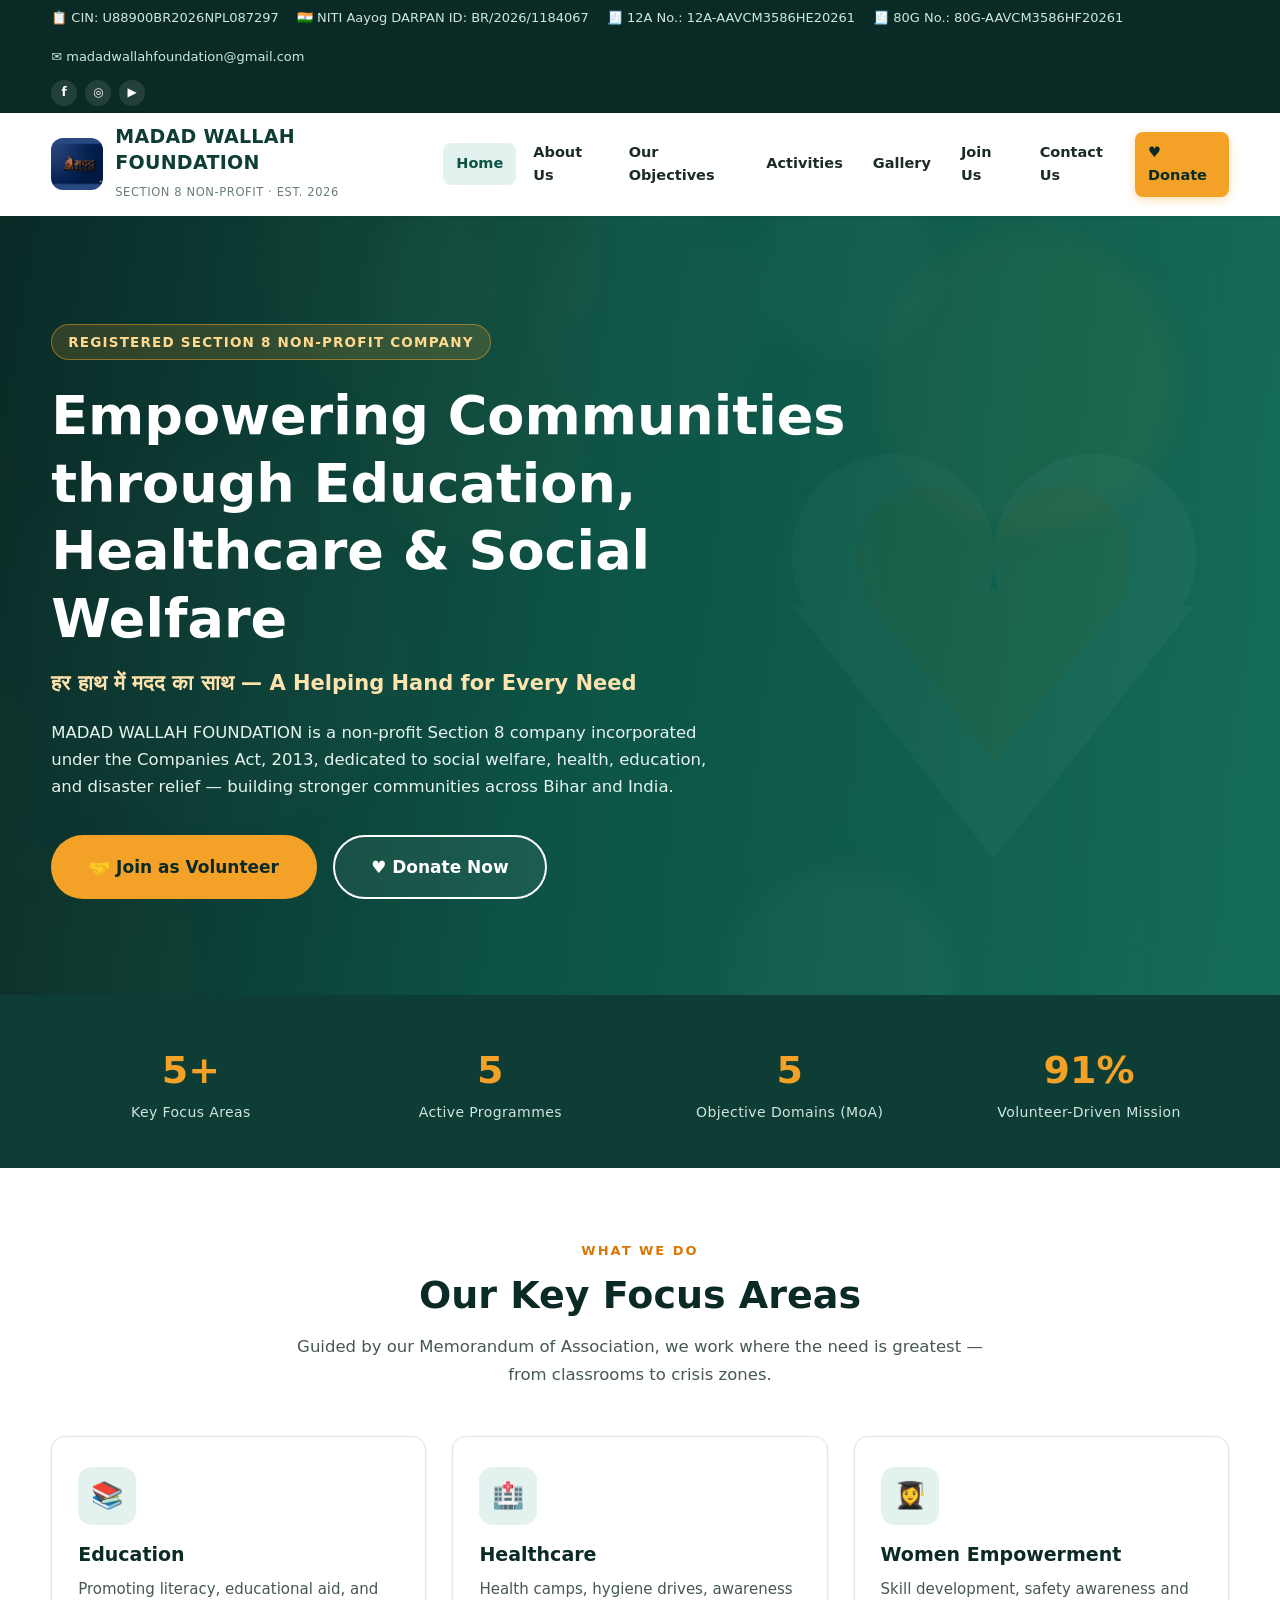
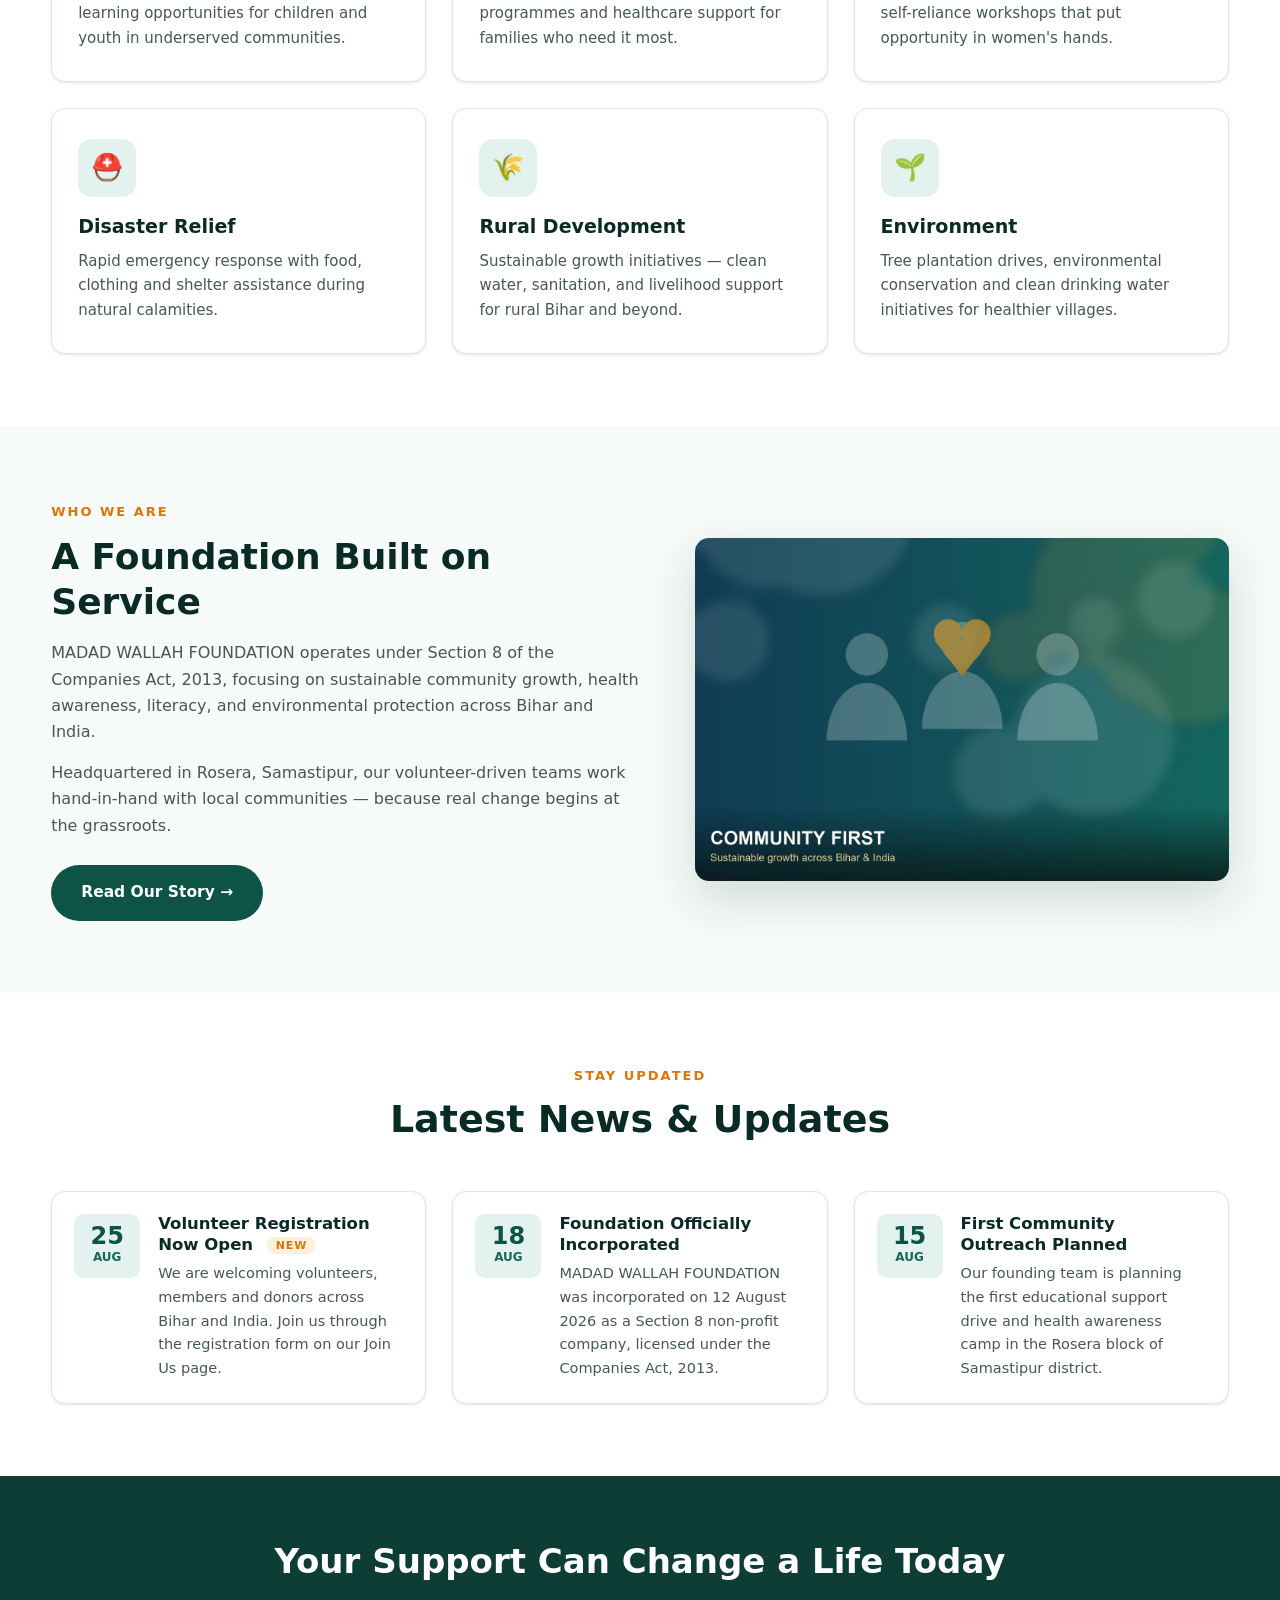
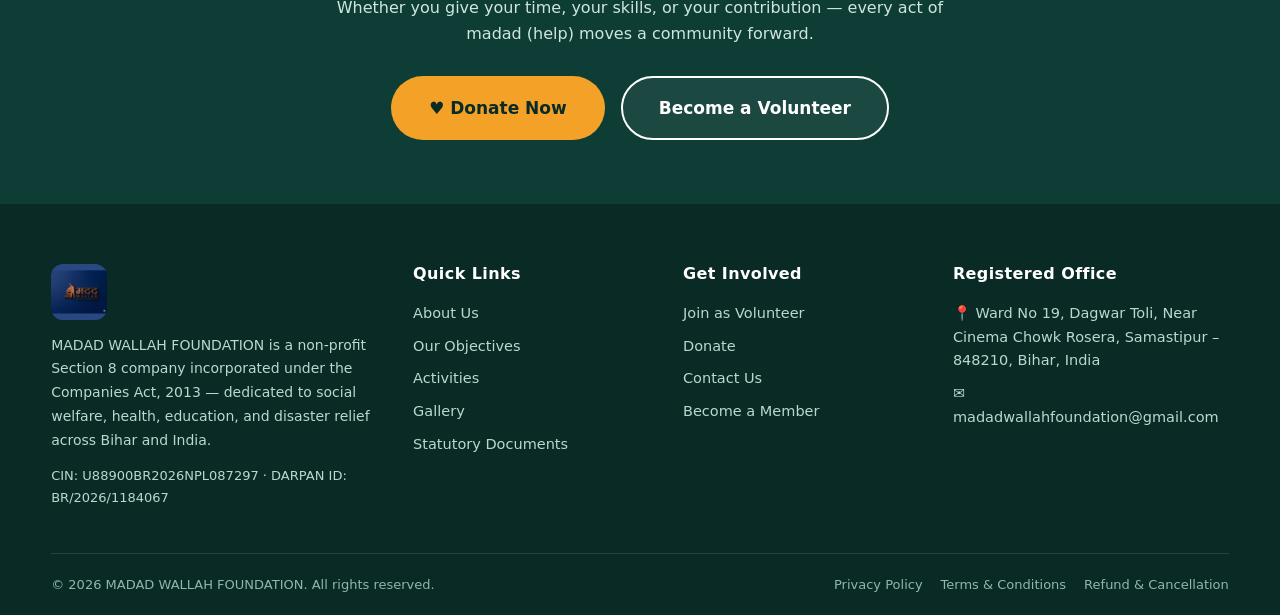
<file: index.html>
<!DOCTYPE html>
<html lang="en">
<head>
  <meta charset="UTF-8">
  <meta name="viewport" content="width=device-width, initial-scale=1.0">
  <title>Madad Wallah Foundation — Empowering Communities through Education, Healthcare &amp; Social Welfare</title>
  <meta name="description" content="MADAD WALLAH FOUNDATION is a Section 8 non-profit company dedicated to social welfare, health, education, women empowerment, disaster relief and rural development across Bihar and India. DARPAN ID: BR/2026/1184067.">
  <meta name="keywords" content="NGO Bihar, Madad Wallah Foundation, Section 8 company, education NGO, healthcare camps, disaster relief, Samastipur, volunteer, donate">
  <meta property="og:title" content="Madad Wallah Foundation — A Helping Hand for Every Need">
  <meta property="og:description" content="Non-profit Section 8 company dedicated to social welfare, health, education and disaster relief across Bihar and India.">
  <meta property="og:type" content="website">
  <meta property="og:image" content="images/hero-main.jpg">
  <link rel="icon" type="image/png" href="images/favicon.png">
  <link rel="stylesheet" href="css/style.css">
  <script type="application/ld+json">
  {
    "@context": "https://schema.org",
    "@type": "NGO",
    "name": "MADAD WALLAH FOUNDATION",
    "alternateName": "Madad Wallah Foundation",
    "description": "Non-profit Section 8 company incorporated under the Companies Act, 2013, dedicated to social welfare, health, education, and disaster relief.",
    "foundingDate": "2026-08-12",
    "email": "madadwallahfoundation@gmail.com",
    "address": {
      "@type": "PostalAddress",
      "streetAddress": "Ward No 19, Dagwar Toli, Near Cinema Chowk Rosera",
      "addressLocality": "Rosera",
      "addressRegion": "Samastipur, Bihar",
      "postalCode": "848210",
      "addressCountry": "IN"
    },
    "areaServed": "India",
    "identifier": [
      {"@type": "PropertyValue", "name": "CIN", "value": "U88900BR2026NPL087297"},
      {"@type": "PropertyValue", "name": "DARPAN ID", "value": "BR/2026/1184067"},
      {"@type": "PropertyValue", "name": "PAN", "value": "AAVCM3586H"},
      {"@type": "PropertyValue", "name": "Income Tax 12A Registration No.", "value": "12A-AAVCM3586HE20261"},
      {"@type": "PropertyValue", "name": "Income Tax 80G Approval No.", "value": "80G-AAVCM3586HF20261"}
    ]
  }
  </script>
</head>
<body>
<a class="skip-link" href="#main">Skip to main content</a>

<!-- ======= TOP INFO BAR ======= -->
<div class="topbar">
  <div class="container">
    <div class="reg-info">
      <span>📋 CIN: U88900BR2026NPL087297</span>
      <span>🇮🇳 NITI Aayog DARPAN ID: BR/2026/1184067</span>
      <span>🧾 12A No.: 12A-AAVCM3586HE20261</span>
      <span>🧾 80G No.: 80G-AAVCM3586HF20261</span>
      <span>✉️ madadwallahfoundation@gmail.com</span>
    </div>
    <div class="socials">
      <a href="#" aria-label="Facebook" title="Facebook">f</a>
      <a href="#" aria-label="Instagram" title="Instagram">◎</a>
      <a href="#" aria-label="YouTube" title="YouTube">▶</a>
    </div>
  </div>
</div>

<!-- ======= HEADER / NAV ======= -->
<header class="site-header">
  <div class="container">
    <a class="brand" href="index.html">
      <img src="images/logo.png" alt="Madad Wallah Foundation logo">
      <span>
        <span class="brand-name">MADAD WALLAH FOUNDATION</span><br>
        <span class="brand-sub">Section 8 Non-Profit · Est. 2026</span>
      </span>
    </a>
    <button class="nav-toggle" aria-label="Toggle navigation menu" aria-expanded="false">☰</button>
    <nav class="main-nav" aria-label="Primary navigation">
      <ul>
        <li><a href="index.html">Home</a></li>
        <li><a href="about.html">About Us</a></li>
        <li><a href="objectives.html">Our Objectives</a></li>
        <li><a href="activities.html">Activities</a></li>
        <li><a href="gallery.html">Gallery</a></li>
        <li><a href="join.html">Join Us</a></li>
        <li><a href="contact.html">Contact Us</a></li>
        <li><a href="donate.html" class="nav-donate">♥ Donate</a></li>
      </ul>
    </nav>
  </div>
</header>

<main id="main">

<!-- ======= HERO ======= -->
<section class="hero">
  <div class="container">
    <span class="kicker">Registered Section 8 Non-Profit Company</span>
    <h1>Empowering Communities through Education, Healthcare &amp; Social Welfare</h1>
    <p class="tagline">हर हाथ में मदद का साथ — A Helping Hand for Every Need</p>
    <p class="intro">MADAD WALLAH FOUNDATION is a non-profit Section 8 company incorporated under the Companies Act, 2013, dedicated to social welfare, health, education, and disaster relief — building stronger communities across Bihar and India.</p>
    <div class="cta-row">
      <a href="join.html" class="btn btn-accent btn-lg">🤝 Join as Volunteer</a>
      <a href="donate.html" class="btn btn-outline btn-lg">♥ Donate Now</a>
    </div>
  </div>
</section>

<!-- ======= STATS ======= -->
<section class="stats" aria-label="Foundation highlights">
  <div class="container">
    <div class="stat"><div class="num" data-count="5" data-suffix="+">0</div><div class="lbl">Key Focus Areas</div></div>
    <div class="stat"><div class="num" data-count="5" data-suffix="">0</div><div class="lbl">Active Programmes</div></div>
    <div class="stat"><div class="num" data-count="6" data-suffix="">0</div><div class="lbl">Objective Domains (MoA)</div></div>
    <div class="stat"><div class="num" data-count="100" data-suffix="%">0</div><div class="lbl">Volunteer-Driven Mission</div></div>
  </div>
</section>

<!-- ======= KEY FOCUS AREAS ======= -->
<section class="section">
  <div class="container">
    <div class="section-head">
      <span class="eyebrow">What We Do</span>
      <h2>Our Key Focus Areas</h2>
      <p>Guided by our Memorandum of Association, we work where the need is greatest — from classrooms to crisis zones.</p>
    </div>
    <div class="grid grid-3">
      <div class="card">
        <div class="icon">📚</div>
        <h3>Education</h3>
        <p>Promoting literacy, educational aid, and learning opportunities for children and youth in underserved communities.</p>
      </div>
      <div class="card">
        <div class="icon">🏥</div>
        <h3>Healthcare</h3>
        <p>Health camps, hygiene drives, awareness programmes and healthcare support for families who need it most.</p>
      </div>
      <div class="card">
        <div class="icon">👩‍🎓</div>
        <h3>Women Empowerment</h3>
        <p>Skill development, safety awareness and self-reliance workshops that put opportunity in women's hands.</p>
      </div>
      <div class="card">
        <div class="icon">⛑️</div>
        <h3>Disaster Relief</h3>
        <p>Rapid emergency response with food, clothing and shelter assistance during natural calamities.</p>
      </div>
      <div class="card">
        <div class="icon">🌾</div>
        <h3>Rural Development</h3>
        <p>Sustainable growth initiatives — clean water, sanitation, and livelihood support for rural Bihar and beyond.</p>
      </div>
      <div class="card">
        <div class="icon">🌱</div>
        <h3>Environment</h3>
        <p>Tree plantation drives, environmental conservation and clean drinking water initiatives for healthier villages.</p>
      </div>
    </div>
  </div>
</section>

<!-- ======= ABOUT PREVIEW ======= -->
<section class="section section-soft">
  <div class="container">
    <div class="about-split">
      <div>
        <span class="eyebrow" style="color:var(--saffron-600);font-weight:800;letter-spacing:2px;text-transform:uppercase;font-size:13px;">Who We Are</span>
        <h2 style="font-size:clamp(26px,3vw,36px);margin:10px 0 16px;">A Foundation Built on Service</h2>
        <p style="color:var(--ink-soft);margin-bottom:14px;">MADAD WALLAH FOUNDATION operates under Section 8 of the Companies Act, 2013, focusing on sustainable community growth, health awareness, literacy, and environmental protection across Bihar and India.</p>
        <p style="color:var(--ink-soft);margin-bottom:26px;">Headquartered in Rosera, Samastipur, our volunteer-driven teams work hand-in-hand with local communities — because real change begins at the grassroots.</p>
        <a href="about.html" class="btn btn-primary">Read Our Story →</a>
      </div>
      <img src="images/about-community.jpg" alt="Madad Wallah Foundation volunteers working with the community" loading="lazy">
    </div>
  </div>
</section>

<!-- ======= LATEST NEWS ======= -->
<section class="section">
  <div class="container">
    <div class="section-head">
      <span class="eyebrow">Stay Updated</span>
      <h2>Latest News &amp; Updates</h2>
    </div>
    <div class="grid grid-3">
      <article class="news-item">
        <div class="date"><div class="d">25</div><div class="m">Aug</div></div>
        <div>
          <h3>Volunteer Registration Now Open <span class="badge-new">New</span></h3>
          <p>We are welcoming volunteers, members and donors across Bihar and India. Join us through the registration form on our Join Us page.</p>
        </div>
      </article>
      <article class="news-item">
        <div class="date"><div class="d">18</div><div class="m">Aug</div></div>
        <div>
          <h3>Foundation Officially Incorporated</h3>
          <p>MADAD WALLAH FOUNDATION was incorporated on 12 August 2026 as a Section 8 non-profit company, licensed under the Companies Act, 2013.</p>
        </div>
      </article>
      <article class="news-item">
        <div class="date"><div class="d">15</div><div class="m">Aug</div></div>
        <div>
          <h3>First Community Outreach Planned</h3>
          <p>Our founding team is planning the first educational support drive and health awareness camp in the Rosera block of Samastipur district.</p>
        </div>
      </article>
    </div>
  </div>
</section>

<!-- ======= CTA BAND ======= -->
<section class="section section-dark" style="padding:64px 0;">
  <div class="container" style="text-align:center;">
    <h2 style="font-size:clamp(24px,3vw,34px);margin-bottom:12px;">Your Support Can Change a Life Today</h2>
    <p style="max-width:620px;margin:0 auto 28px;color:#cfe6df;">Whether you give your time, your skills, or your contribution — every act of madad (help) moves a community forward.</p>
    <div class="cta-row" style="display:flex;gap:16px;justify-content:center;flex-wrap:wrap;">
      <a href="donate.html" class="btn btn-accent btn-lg">♥ Donate Now</a>
      <a href="join.html" class="btn btn-outline btn-lg">Become a Volunteer</a>
    </div>
  </div>
</section>

</main>

<!-- ======= FOOTER ======= -->
<footer class="site-footer">
  <div class="container">
    <div class="footer-grid">
      <div class="footer-brand">
        <img src="images/logo.png" alt="Madad Wallah Foundation logo">
        <p>MADAD WALLAH FOUNDATION is a non-profit Section 8 company incorporated under the Companies Act, 2013 — dedicated to social welfare, health, education, and disaster relief across Bihar and India.</p>
        <p style="margin-top:12px;font-size:13px;">CIN: U88900BR2026NPL087297 · DARPAN ID: BR/2026/1184067</p>
      </div>
      <div>
        <h4>Quick Links</h4>
        <ul>
          <li><a href="about.html">About Us</a></li>
          <li><a href="objectives.html">Our Objectives</a></li>
          <li><a href="activities.html">Activities</a></li>
          <li><a href="gallery.html">Gallery</a></li>
          <li><a href="transparency.html">Statutory Documents</a></li>
        </ul>
      </div>
      <div>
        <h4>Get Involved</h4>
        <ul>
          <li><a href="join.html">Join as Volunteer</a></li>
          <li><a href="donate.html">Donate</a></li>
          <li><a href="contact.html">Contact Us</a></li>
          <li><a href="join.html">Become a Member</a></li>
        </ul>
      </div>
      <div>
        <h4>Registered Office</h4>
        <ul>
          <li>📍 Ward No 19, Dagwar Toli, Near Cinema Chowk Rosera, Samastipur – 848210, Bihar, India</li>
          <li>✉️ <a href="mailto:madadwallahfoundation@gmail.com">madadwallahfoundation@gmail.com</a></li>
        </ul>
      </div>
    </div>
    <div class="footer-bottom">
      <span>© <span data-year>2026</span> MADAD WALLAH FOUNDATION. All rights reserved.</span>
      <div class="footer-legal">
        <a href="privacy-policy.html">Privacy Policy</a>
        <a href="terms.html">Terms &amp; Conditions</a>
        <a href="refund-policy.html">Refund &amp; Cancellation</a>
      </div>
    </div>
  </div>
</footer>

<button class="back-top" aria-label="Back to top">↑</button>
<script src="js/main.js"></script>
</body>
</html>
</file>
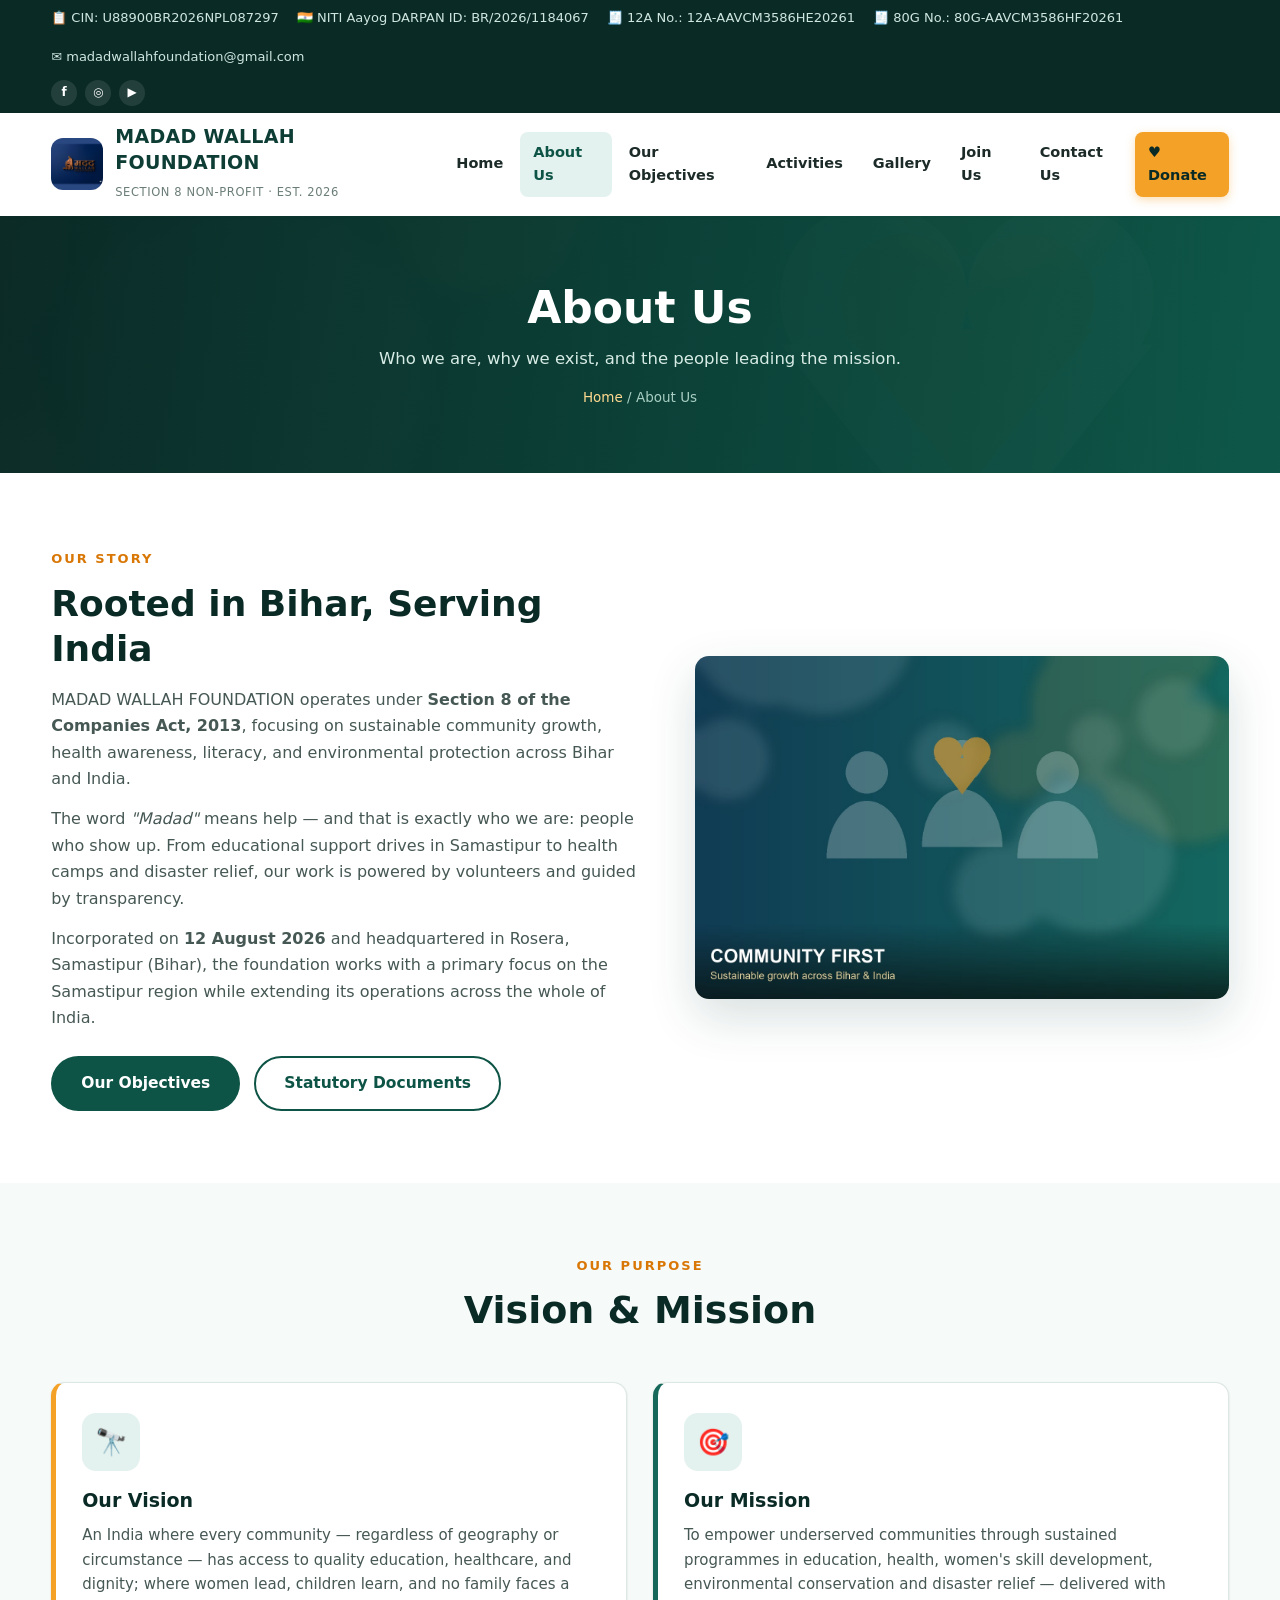
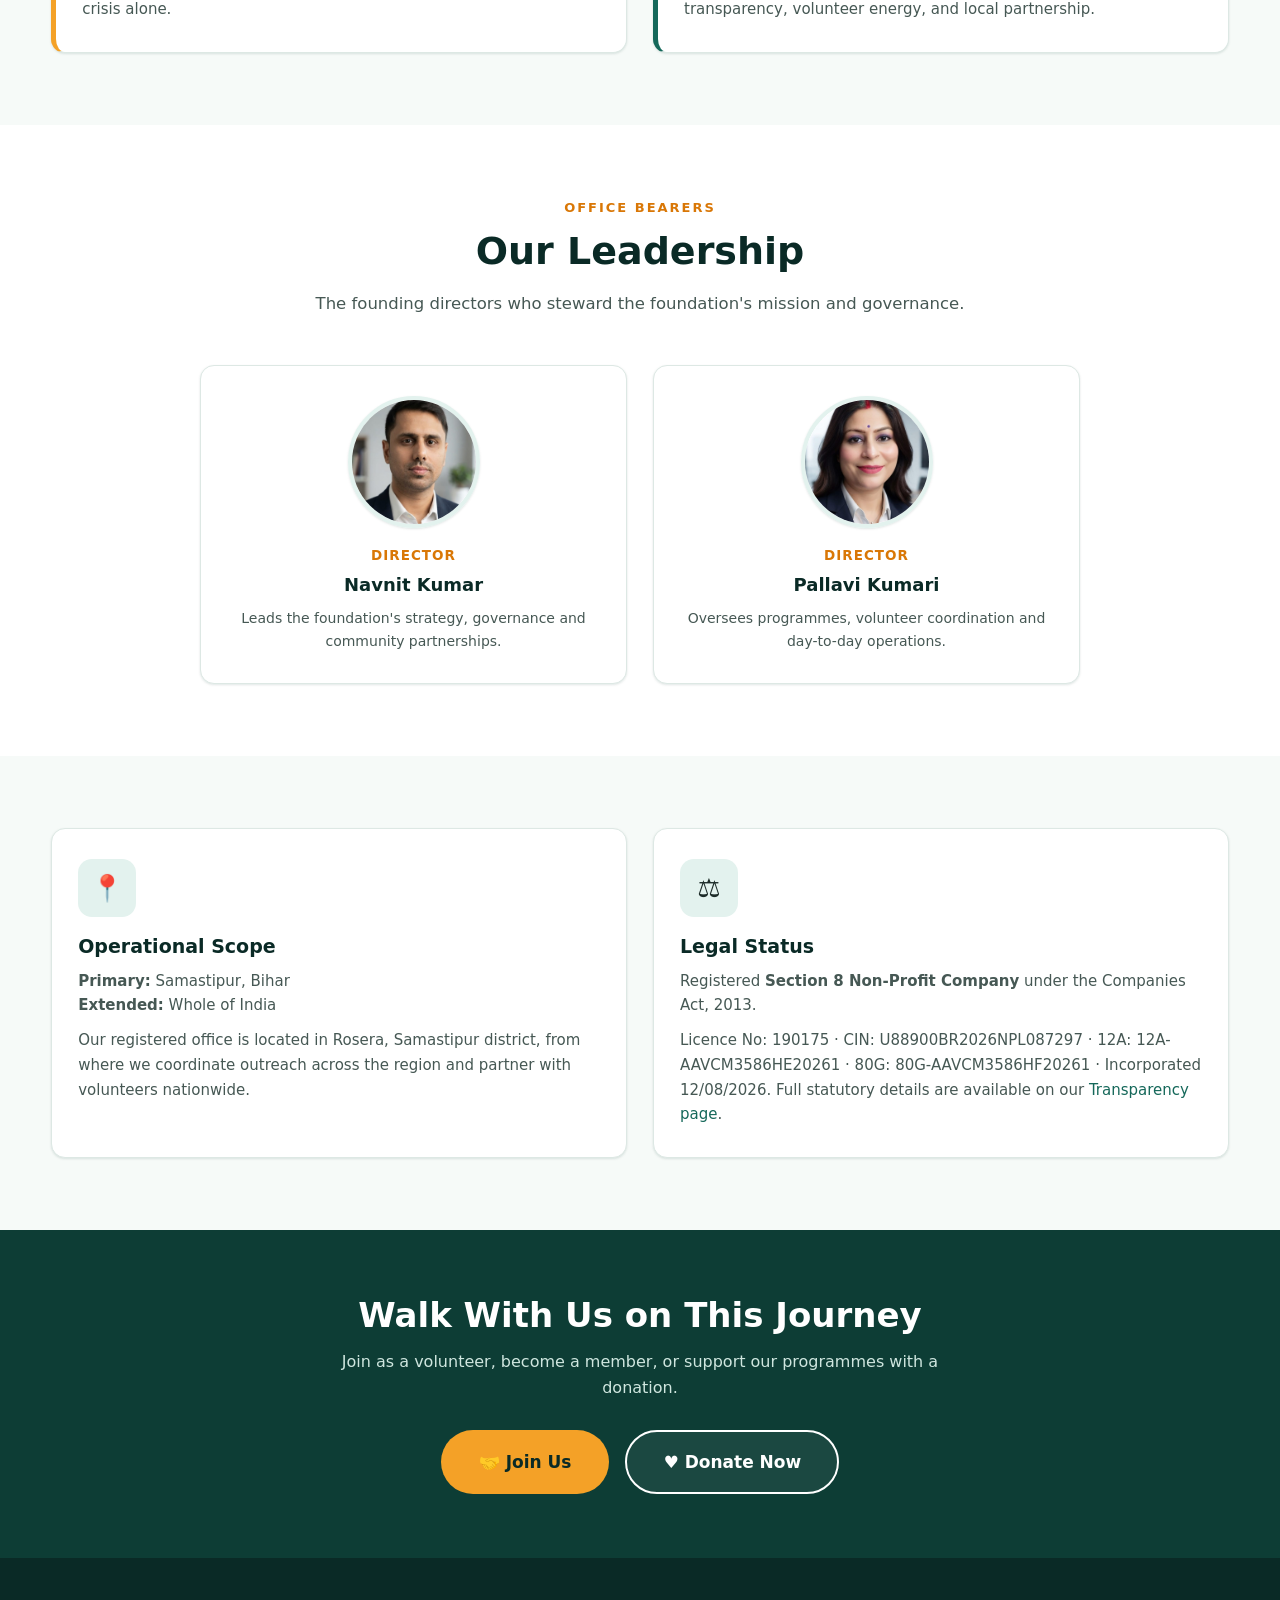
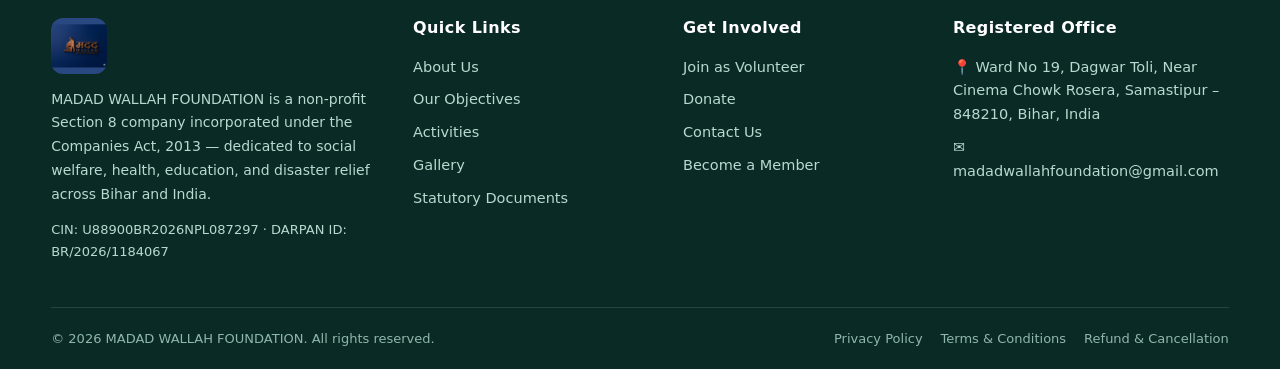
<file: about.html>
<!DOCTYPE html>
<html lang="en">
<head>
  <meta charset="UTF-8">
  <meta name="viewport" content="width=device-width, initial-scale=1.0">
  <title>About Us — Madad Wallah Foundation</title>
  <meta name="description" content="Learn about MADAD WALLAH FOUNDATION — a Section 8 non-profit company focused on sustainable community growth, health awareness, literacy and environmental protection across Bihar and India.">
  <link rel="icon" type="image/png" href="images/favicon.png">
  <link rel="stylesheet" href="css/style.css">
</head>
<body>
<a class="skip-link" href="#main">Skip to main content</a>

<div class="topbar">
  <div class="container">
    <div class="reg-info">
      <span>📋 CIN: U88900BR2026NPL087297</span>
      <span>🇮🇳 NITI Aayog DARPAN ID: BR/2026/1184067</span>
      <span>🧾 12A No.: 12A-AAVCM3586HE20261</span>
      <span>🧾 80G No.: 80G-AAVCM3586HF20261</span>
      <span>✉️ madadwallahfoundation@gmail.com</span>
    </div>
    <div class="socials">
      <a href="#" aria-label="Facebook" title="Facebook">f</a>
      <a href="#" aria-label="Instagram" title="Instagram">◎</a>
      <a href="#" aria-label="YouTube" title="YouTube">▶</a>
    </div>
  </div>
</div>

<header class="site-header">
  <div class="container">
    <a class="brand" href="index.html">
      <img src="images/logo.png" alt="Madad Wallah Foundation logo">
      <span>
        <span class="brand-name">MADAD WALLAH FOUNDATION</span><br>
        <span class="brand-sub">Section 8 Non-Profit · Est. 2026</span>
      </span>
    </a>
    <button class="nav-toggle" aria-label="Toggle navigation menu" aria-expanded="false">☰</button>
    <nav class="main-nav" aria-label="Primary navigation">
      <ul>
        <li><a href="index.html">Home</a></li>
        <li><a href="about.html">About Us</a></li>
        <li><a href="objectives.html">Our Objectives</a></li>
        <li><a href="activities.html">Activities</a></li>
        <li><a href="gallery.html">Gallery</a></li>
        <li><a href="join.html">Join Us</a></li>
        <li><a href="contact.html">Contact Us</a></li>
        <li><a href="donate.html" class="nav-donate">♥ Donate</a></li>
      </ul>
    </nav>
  </div>
</header>

<main id="main">

<section class="page-hero">
  <div class="container">
    <h1>About Us</h1>
    <p>Who we are, why we exist, and the people leading the mission.</p>
    <div class="breadcrumb"><a href="index.html">Home</a> / About Us</div>
  </div>
</section>

<!-- ======= OVERVIEW ======= -->
<section class="section">
  <div class="container">
    <div class="about-split">
      <div>
        <span class="eyebrow" style="color:var(--saffron-600);font-weight:800;letter-spacing:2px;text-transform:uppercase;font-size:13px;">Our Story</span>
        <h2 style="font-size:clamp(26px,3vw,36px);margin:10px 0 16px;">Rooted in Bihar, Serving India</h2>
        <p style="color:var(--ink-soft);margin-bottom:14px;">MADAD WALLAH FOUNDATION operates under <strong>Section 8 of the Companies Act, 2013</strong>, focusing on sustainable community growth, health awareness, literacy, and environmental protection across Bihar and India.</p>
        <p style="color:var(--ink-soft);margin-bottom:14px;">The word <em>"Madad"</em> means help — and that is exactly who we are: people who show up. From educational support drives in Samastipur to health camps and disaster relief, our work is powered by volunteers and guided by transparency.</p>
        <p style="color:var(--ink-soft);margin-bottom:24px;">Incorporated on <strong>12 August 2026</strong> and headquartered in Rosera, Samastipur (Bihar), the foundation works with a primary focus on the Samastipur region while extending its operations across the whole of India.</p>
        <div style="display:flex;gap:14px;flex-wrap:wrap;">
          <a href="objectives.html" class="btn btn-primary">Our Objectives</a>
          <a href="transparency.html" class="btn btn-outline-dark">Statutory Documents</a>
        </div>
      </div>
      <img src="images/about-community.jpg" alt="Community members and volunteers of Madad Wallah Foundation" loading="lazy">
    </div>
  </div>
</section>

<!-- ======= VISION & MISSION ======= -->
<section class="section section-soft">
  <div class="container">
    <div class="section-head">
      <span class="eyebrow">Our Purpose</span>
      <h2>Vision &amp; Mission</h2>
    </div>
    <div class="grid grid-2">
      <div class="card vm-card">
        <div class="icon">🔭</div>
        <h3>Our Vision</h3>
        <p>An India where every community — regardless of geography or circumstance — has access to quality education, healthcare, and dignity; where women lead, children learn, and no family faces a crisis alone.</p>
      </div>
      <div class="card vm-card mission">
        <div class="icon">🎯</div>
        <h3>Our Mission</h3>
        <p>To empower underserved communities through sustained programmes in education, health, women's skill development, environmental conservation and disaster relief — delivered with transparency, volunteer energy, and local partnership.</p>
      </div>
    </div>
  </div>
</section>

<!-- ======= LEADERSHIP ======= -->
<section class="section">
  <div class="container">
    <div class="section-head">
      <span class="eyebrow">Office Bearers</span>
      <h2>Our Leadership</h2>
      <p>The founding directors who steward the foundation's mission and governance.</p>
    </div>
    <div class="grid grid-2" style="max-width:880px;margin:0 auto;">
      <div class="card leader-card">
        <img src="images/director-navnit.jpg" alt="Navnit Kumar, Director">
        <div class="role">Director</div>
        <h3>Navnit Kumar</h3>
        <p>Leads the foundation's strategy, governance and community partnerships.</p>
      </div>
      <div class="card leader-card">
        <img src="images/director-pallavi.jpg" alt="Pallavi Kumari, Director">
        <div class="role">Director</div>
        <h3>Pallavi Kumari</h3>
        <p>Oversees programmes, volunteer coordination and day-to-day operations.</p>
      </div>
    </div>
  </div>
</section>

<!-- ======= OPERATIONAL SCOPE ======= -->
<section class="section section-soft">
  <div class="container">
    <div class="grid grid-2">
      <div class="card">
        <div class="icon">📍</div>
        <h3>Operational Scope</h3>
        <p><strong>Primary:</strong> Samastipur, Bihar<br><strong>Extended:</strong> Whole of India</p>
        <p style="margin-top:10px;">Our registered office is located in Rosera, Samastipur district, from where we coordinate outreach across the region and partner with volunteers nationwide.</p>
      </div>
      <div class="card">
        <div class="icon">⚖️</div>
        <h3>Legal Status</h3>
        <p>Registered <strong>Section 8 Non-Profit Company</strong> under the Companies Act, 2013.</p>
        <p style="margin-top:10px;">Licence No: 190175 · CIN: U88900BR2026NPL087297 · 12A: 12A-AAVCM3586HE20261 · 80G: 80G-AAVCM3586HF20261 · Incorporated 12/08/2026. Full statutory details are available on our <a href="transparency.html">Transparency page</a>.</p>
      </div>
    </div>
  </div>
</section>

<!-- ======= CTA ======= -->
<section class="section section-dark" style="padding:64px 0;">
  <div class="container" style="text-align:center;">
    <h2 style="font-size:clamp(24px,3vw,34px);margin-bottom:12px;">Walk With Us on This Journey</h2>
    <p style="max-width:620px;margin:0 auto 28px;color:#cfe6df;">Join as a volunteer, become a member, or support our programmes with a donation.</p>
    <div style="display:flex;gap:16px;justify-content:center;flex-wrap:wrap;">
      <a href="join.html" class="btn btn-accent btn-lg">🤝 Join Us</a>
      <a href="donate.html" class="btn btn-outline btn-lg">♥ Donate Now</a>
    </div>
  </div>
</section>

</main>

<footer class="site-footer">
  <div class="container">
    <div class="footer-grid">
      <div class="footer-brand">
        <img src="images/logo.png" alt="Madad Wallah Foundation logo">
        <p>MADAD WALLAH FOUNDATION is a non-profit Section 8 company incorporated under the Companies Act, 2013 — dedicated to social welfare, health, education, and disaster relief across Bihar and India.</p>
        <p style="margin-top:12px;font-size:13px;">CIN: U88900BR2026NPL087297 · DARPAN ID: BR/2026/1184067</p>
      </div>
      <div>
        <h4>Quick Links</h4>
        <ul>
          <li><a href="about.html">About Us</a></li>
          <li><a href="objectives.html">Our Objectives</a></li>
          <li><a href="activities.html">Activities</a></li>
          <li><a href="gallery.html">Gallery</a></li>
          <li><a href="transparency.html">Statutory Documents</a></li>
        </ul>
      </div>
      <div>
        <h4>Get Involved</h4>
        <ul>
          <li><a href="join.html">Join as Volunteer</a></li>
          <li><a href="donate.html">Donate</a></li>
          <li><a href="contact.html">Contact Us</a></li>
          <li><a href="join.html">Become a Member</a></li>
        </ul>
      </div>
      <div>
        <h4>Registered Office</h4>
        <ul>
          <li>📍 Ward No 19, Dagwar Toli, Near Cinema Chowk Rosera, Samastipur – 848210, Bihar, India</li>
          <li>✉️ <a href="mailto:madadwallahfoundation@gmail.com">madadwallahfoundation@gmail.com</a></li>
        </ul>
      </div>
    </div>
    <div class="footer-bottom">
      <span>© <span data-year>2026</span> MADAD WALLAH FOUNDATION. All rights reserved.</span>
      <div class="footer-legal">
        <a href="privacy-policy.html">Privacy Policy</a>
        <a href="terms.html">Terms &amp; Conditions</a>
        <a href="refund-policy.html">Refund &amp; Cancellation</a>
      </div>
    </div>
  </div>
</footer>

<button class="back-top" aria-label="Back to top">↑</button>
<script src="js/main.js"></script>
</body>
</html>
</file>
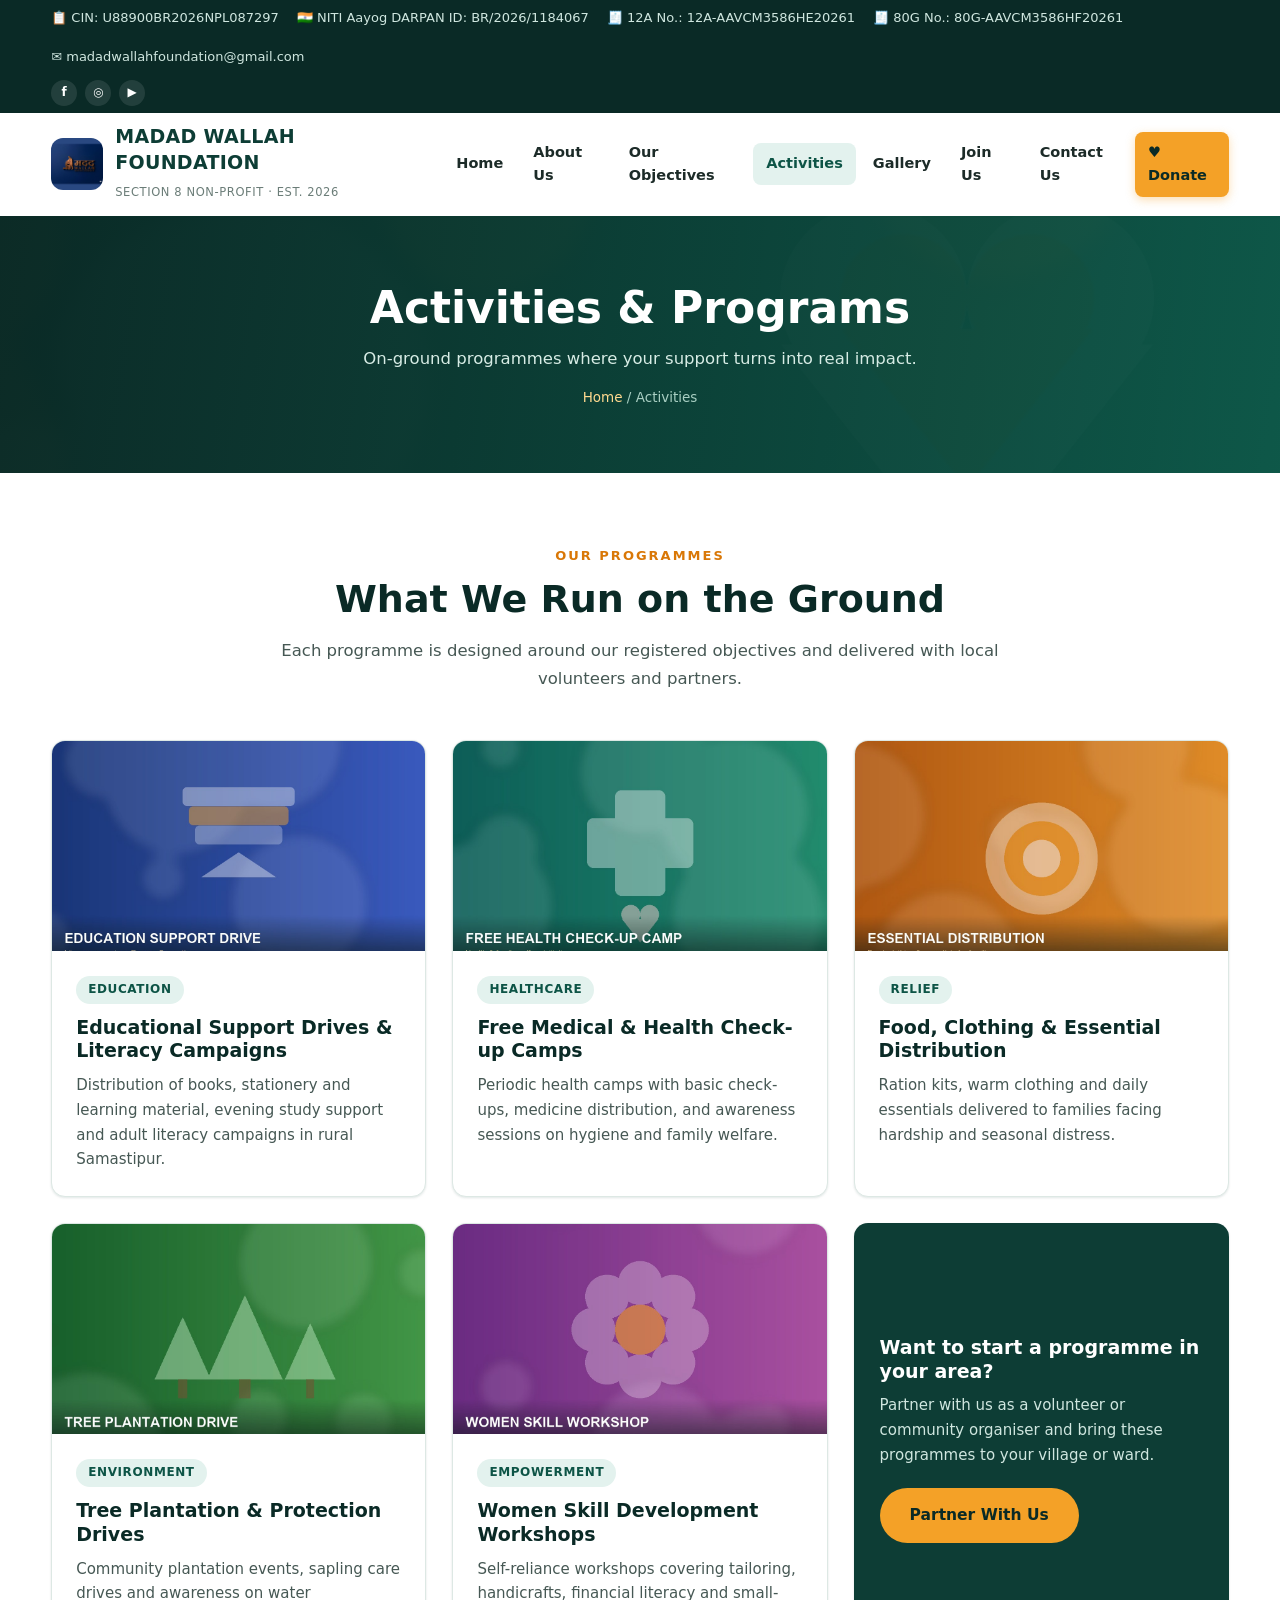
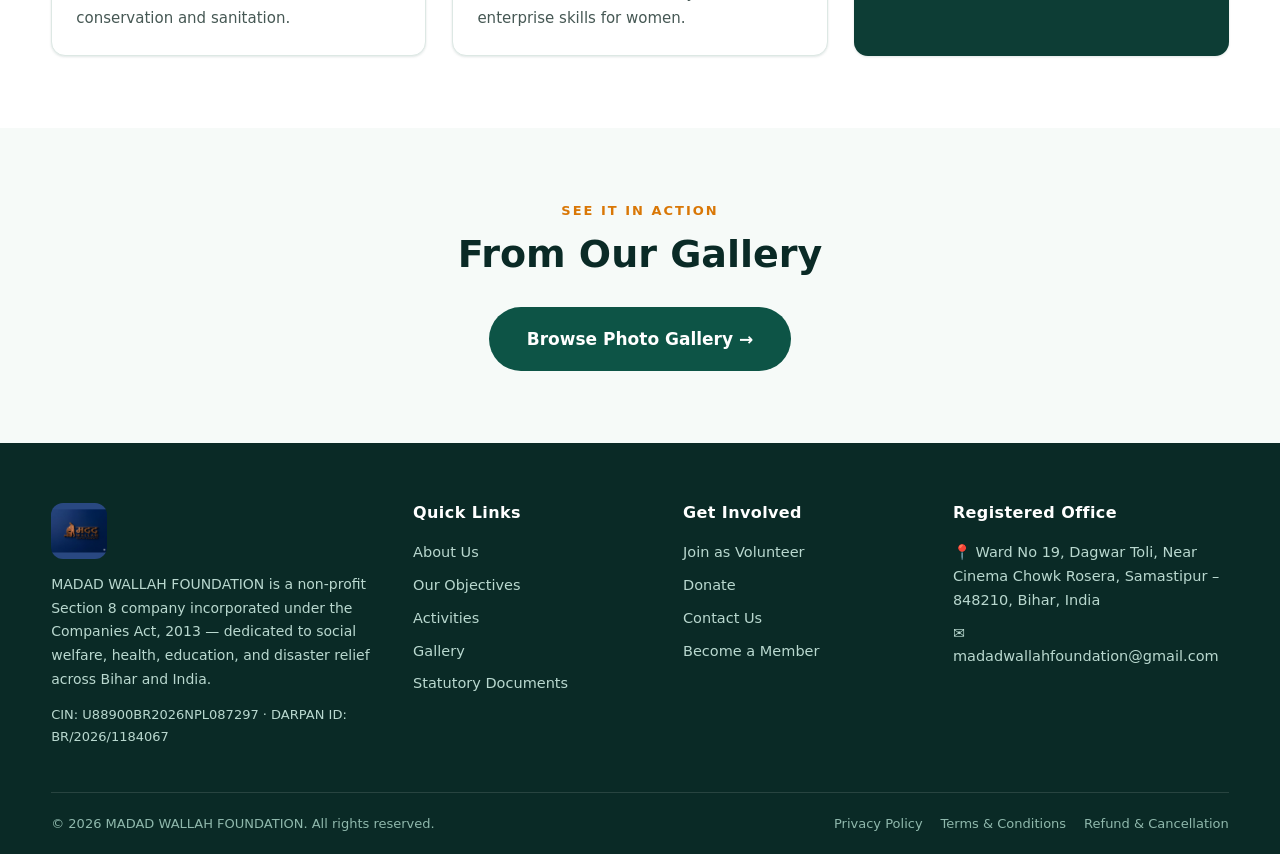
<file: activities.html>
<!DOCTYPE html>
<html lang="en">
<head>
  <meta charset="UTF-8">
  <meta name="viewport" content="width=device-width, initial-scale=1.0">
  <title>Activities & Programs — Madad Wallah Foundation</title>
  <meta name="description" content="Programmes run by MADAD WALLAH FOUNDATION: education support drives, free health camps, essential distribution, tree plantation and women skill development workshops.">
  <link rel="icon" type="image/png" href="images/favicon.png">
  <link rel="stylesheet" href="css/style.css">
</head>
<body>
<a class="skip-link" href="#main">Skip to main content</a>

<div class="topbar">
  <div class="container">
    <div class="reg-info">
      <span>📋 CIN: U88900BR2026NPL087297</span>
      <span>🇮🇳 NITI Aayog DARPAN ID: BR/2026/1184067</span>
      <span>🧾 12A No.: 12A-AAVCM3586HE20261</span>
      <span>🧾 80G No.: 80G-AAVCM3586HF20261</span>
      <span>✉️ madadwallahfoundation@gmail.com</span>
    </div>
    <div class="socials">
      <a href="#" aria-label="Facebook" title="Facebook">f</a>
      <a href="#" aria-label="Instagram" title="Instagram">◎</a>
      <a href="#" aria-label="YouTube" title="YouTube">▶</a>
    </div>
  </div>
</div>

<header class="site-header">
  <div class="container">
    <a class="brand" href="index.html">
      <img src="images/logo.png" alt="Madad Wallah Foundation logo">
      <span>
        <span class="brand-name">MADAD WALLAH FOUNDATION</span><br>
        <span class="brand-sub">Section 8 Non-Profit · Est. 2026</span>
      </span>
    </a>
    <button class="nav-toggle" aria-label="Toggle navigation menu" aria-expanded="false">☰</button>
    <nav class="main-nav" aria-label="Primary navigation">
      <ul>
        <li><a href="index.html">Home</a></li>
        <li><a href="about.html">About Us</a></li>
        <li><a href="objectives.html">Our Objectives</a></li>
        <li><a href="activities.html">Activities</a></li>
        <li><a href="gallery.html">Gallery</a></li>
        <li><a href="join.html">Join Us</a></li>
        <li><a href="contact.html">Contact Us</a></li>
        <li><a href="donate.html" class="nav-donate">♥ Donate</a></li>
      </ul>
    </nav>
  </div>
</header>

<main id="main">
<section class="page-hero">
  <div class="container">
    <h1>Activities &amp; Programs</h1>
    <p>On-ground programmes where your support turns into real impact.</p>
    <div class="breadcrumb"><a href="index.html">Home</a> / Activities</div>
  </div>
</section>

<section class="section">
  <div class="container">
    <div class="section-head">
      <span class="eyebrow">Our Programmes</span>
      <h2>What We Run on the Ground</h2>
      <p>Each programme is designed around our registered objectives and delivered with local volunteers and partners.</p>
    </div>
    <div class="grid grid-3">
      <div class="card activity-card">
        <img src="images/gallery-education.jpg" alt="Educational Support Drives & Literacy Campaigns" loading="lazy">
        <div class="body">
          <span class="tag">Education</span>
          <h3>Educational Support Drives & Literacy Campaigns</h3>
          <p>Distribution of books, stationery and learning material, evening study support and adult literacy campaigns in rural Samastipur.</p>
        </div>
      </div>
      <div class="card activity-card">
        <img src="images/gallery-health.jpg" alt="Free Medical & Health Check-up Camps" loading="lazy">
        <div class="body">
          <span class="tag">Healthcare</span>
          <h3>Free Medical & Health Check-up Camps</h3>
          <p>Periodic health camps with basic check-ups, medicine distribution, and awareness sessions on hygiene and family welfare.</p>
        </div>
      </div>
      <div class="card activity-card">
        <img src="images/gallery-food.jpg" alt="Food, Clothing & Essential Distribution" loading="lazy">
        <div class="body">
          <span class="tag">Relief</span>
          <h3>Food, Clothing & Essential Distribution</h3>
          <p>Ration kits, warm clothing and daily essentials delivered to families facing hardship and seasonal distress.</p>
        </div>
      </div>
      <div class="card activity-card">
        <img src="images/gallery-environment.jpg" alt="Tree Plantation & Protection Drives" loading="lazy">
        <div class="body">
          <span class="tag">Environment</span>
          <h3>Tree Plantation & Protection Drives</h3>
          <p>Community plantation events, sapling care drives and awareness on water conservation and sanitation.</p>
        </div>
      </div>
      <div class="card activity-card">
        <img src="images/gallery-women.jpg" alt="Women Skill Development Workshops" loading="lazy">
        <div class="body">
          <span class="tag">Empowerment</span>
          <h3>Women Skill Development Workshops</h3>
          <p>Self-reliance workshops covering tailoring, handicrafts, financial literacy and small-enterprise skills for women.</p>
        </div>
      </div>
      <div class="card" style="display:flex;flex-direction:column;justify-content:center;align-items:flex-start;background:var(--green-800);border:none;">
        <h3 style="color:#fff;">Want to start a programme in your area?</h3>
        <p style="color:#cfe6df;margin-bottom:20px;">Partner with us as a volunteer or community organiser and bring these programmes to your village or ward.</p>
        <a href="contact.html" class="btn btn-accent">Partner With Us</a>
      </div>
    </div>
  </div>
</section>

<section class="section section-soft">
  <div class="container" style="text-align:center;">
    <div class="section-head" style="margin-bottom:28px;">
      <span class="eyebrow">See It in Action</span>
      <h2>From Our Gallery</h2>
    </div>
    <a href="gallery.html" class="btn btn-primary btn-lg">Browse Photo Gallery →</a>
  </div>
</section>

</main>

<footer class="site-footer">
  <div class="container">
    <div class="footer-grid">
      <div class="footer-brand">
        <img src="images/logo.png" alt="Madad Wallah Foundation logo">
        <p>MADAD WALLAH FOUNDATION is a non-profit Section 8 company incorporated under the Companies Act, 2013 — dedicated to social welfare, health, education, and disaster relief across Bihar and India.</p>
        <p style="margin-top:12px;font-size:13px;">CIN: U88900BR2026NPL087297 · DARPAN ID: BR/2026/1184067</p>
      </div>
      <div>
        <h4>Quick Links</h4>
        <ul>
          <li><a href="about.html">About Us</a></li>
          <li><a href="objectives.html">Our Objectives</a></li>
          <li><a href="activities.html">Activities</a></li>
          <li><a href="gallery.html">Gallery</a></li>
          <li><a href="transparency.html">Statutory Documents</a></li>
        </ul>
      </div>
      <div>
        <h4>Get Involved</h4>
        <ul>
          <li><a href="join.html">Join as Volunteer</a></li>
          <li><a href="donate.html">Donate</a></li>
          <li><a href="contact.html">Contact Us</a></li>
          <li><a href="join.html">Become a Member</a></li>
        </ul>
      </div>
      <div>
        <h4>Registered Office</h4>
        <ul>
          <li>📍 Ward No 19, Dagwar Toli, Near Cinema Chowk Rosera, Samastipur – 848210, Bihar, India</li>
          <li>✉️ <a href="mailto:madadwallahfoundation@gmail.com">madadwallahfoundation@gmail.com</a></li>
        </ul>
      </div>
    </div>
    <div class="footer-bottom">
      <span>© <span data-year>2026</span> MADAD WALLAH FOUNDATION. All rights reserved.</span>
      <div class="footer-legal">
        <a href="privacy-policy.html">Privacy Policy</a>
        <a href="terms.html">Terms &amp; Conditions</a>
        <a href="refund-policy.html">Refund &amp; Cancellation</a>
      </div>
    </div>
  </div>
</footer>

<button class="back-top" aria-label="Back to top">↑</button>
<script src="js/main.js"></script>
</body>
</html>
</file>
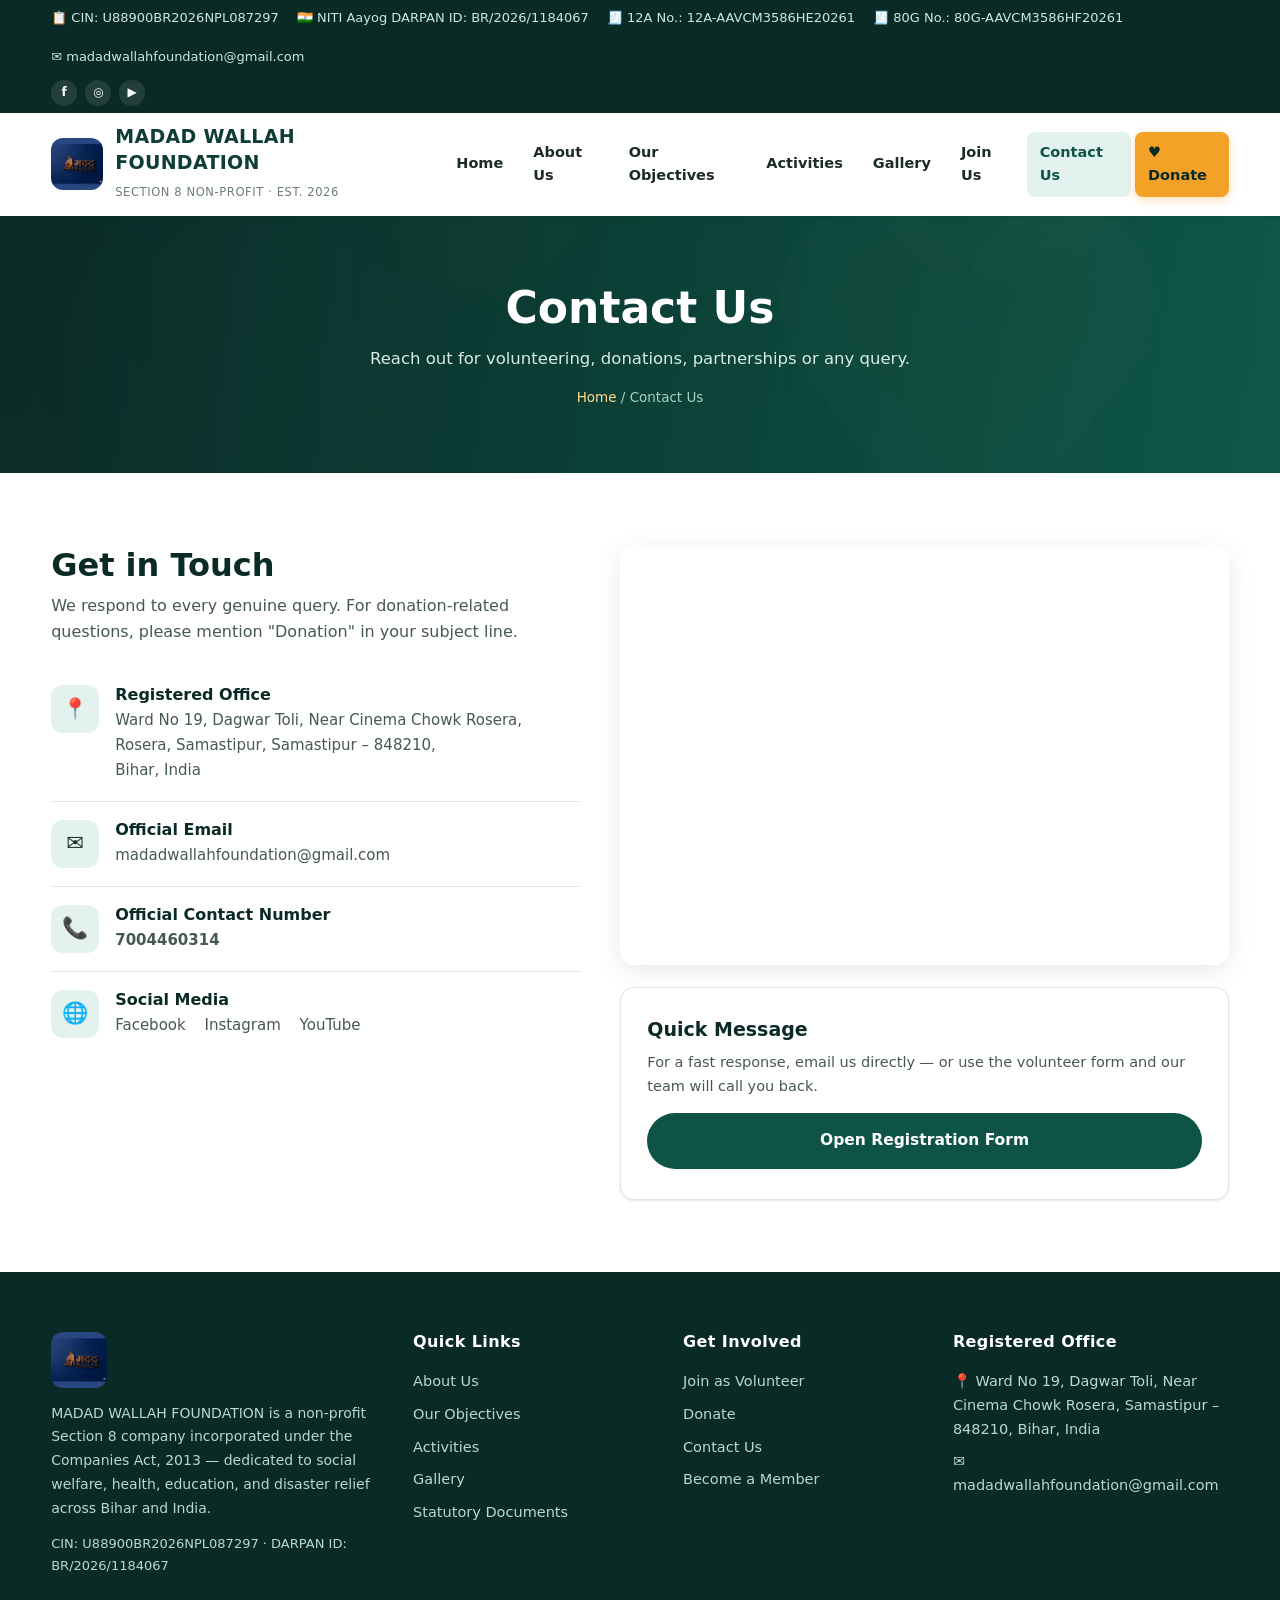
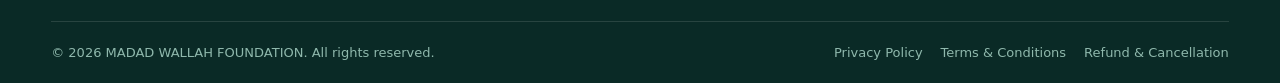
<file: contact.html>
<!DOCTYPE html>
<html lang="en">
<head>
  <meta charset="UTF-8">
  <meta name="viewport" content="width=device-width, initial-scale=1.0">
  <title>Contact Us — Madad Wallah Foundation</title>
  <meta name="description" content="Contact MADAD WALLAH FOUNDATION — registered office in Rosera, Samastipur, Bihar. Email: madadwallahfoundation@gmail.com.">
  <link rel="icon" type="image/png" href="images/favicon.png">
  <link rel="stylesheet" href="css/style.css">
</head>
<body>
<a class="skip-link" href="#main">Skip to main content</a>

<div class="topbar">
  <div class="container">
    <div class="reg-info">
      <span>📋 CIN: U88900BR2026NPL087297</span>
      <span>🇮🇳 NITI Aayog DARPAN ID: BR/2026/1184067</span>
      <span>🧾 12A No.: 12A-AAVCM3586HE20261</span>
      <span>🧾 80G No.: 80G-AAVCM3586HF20261</span>
      <span>✉️ madadwallahfoundation@gmail.com</span>
    </div>
    <div class="socials">
      <a href="#" aria-label="Facebook" title="Facebook">f</a>
      <a href="#" aria-label="Instagram" title="Instagram">◎</a>
      <a href="#" aria-label="YouTube" title="YouTube">▶</a>
    </div>
  </div>
</div>

<header class="site-header">
  <div class="container">
    <a class="brand" href="index.html">
      <img src="images/logo.png" alt="Madad Wallah Foundation logo">
      <span>
        <span class="brand-name">MADAD WALLAH FOUNDATION</span><br>
        <span class="brand-sub">Section 8 Non-Profit · Est. 2026</span>
      </span>
    </a>
    <button class="nav-toggle" aria-label="Toggle navigation menu" aria-expanded="false">☰</button>
    <nav class="main-nav" aria-label="Primary navigation">
      <ul>
        <li><a href="index.html">Home</a></li>
        <li><a href="about.html">About Us</a></li>
        <li><a href="objectives.html">Our Objectives</a></li>
        <li><a href="activities.html">Activities</a></li>
        <li><a href="gallery.html">Gallery</a></li>
        <li><a href="join.html">Join Us</a></li>
        <li><a href="contact.html">Contact Us</a></li>
        <li><a href="donate.html" class="nav-donate">♥ Donate</a></li>
      </ul>
    </nav>
  </div>
</header>

<main id="main">
<section class="page-hero">
  <div class="container">
    <h1>Contact Us</h1>
    <p>Reach out for volunteering, donations, partnerships or any query.</p>
    <div class="breadcrumb"><a href="index.html">Home</a> / Contact Us</div>
  </div>
</section>

<section class="section">
  <div class="container">
    <div class="contact-grid">
      <div>
        <h2 style="font-size:clamp(24px,3vw,32px);margin-bottom:8px;">Get in Touch</h2>
        <p style="color:var(--ink-soft);margin-bottom:22px;">We respond to every genuine query. For donation-related questions, please mention "Donation" in your subject line.</p>
        <div class="contact-item">
          <div class="ci-icon">📍</div>
          <div>
            <h3>Registered Office</h3>
            <p>Ward No 19, Dagwar Toli, Near Cinema Chowk Rosera,<br>Rosera, Samastipur, Samastipur – 848210,<br>Bihar, India</p>
          </div>
        </div>
        <div class="contact-item">
          <div class="ci-icon">✉️</div>
          <div>
            <h3>Official Email</h3>
            <p><a href="mailto:madadwallahfoundation@gmail.com">madadwallahfoundation@gmail.com</a></p>
          </div>
        </div>
        <div class="contact-item">
          <div class="ci-icon">📞</div>
          <div>
            <h3>Official Contact Number</h3>
            <p><a href="tel:+917004460314" style="font-weight:700;">7004460314</a></p>
          </div>
        </div>
        <div class="contact-item">
          <div class="ci-icon">🌐</div>
          <div>
            <h3>Social Media</h3>
            <p>
              <a href="#" style="margin-right:14px;">Facebook</a>
              <a href="#" style="margin-right:14px;">Instagram</a>
              <a href="#">YouTube</a>
            </p>
          </div>
        </div>
      </div>
      <div>
        <div class="map-frame">
          <iframe
            src="https://www.google.com/maps?q=Rosera,+Samastipur,+Bihar+848210,+India&output=embed"
            title="Map — Rosera, Samastipur, Bihar" loading="lazy"
            referrerpolicy="no-referrer-when-downgrade" allowfullscreen></iframe>
        </div>
        <div class="card" style="margin-top:22px;">
          <h3>Quick Message</h3>
          <p style="font-size:14.5px;color:var(--ink-soft);margin-bottom:14px;">For a fast response, email us directly — or use the volunteer form and our team will call you back.</p>
          <a href="join.html" class="btn btn-primary btn-block">Open Registration Form</a>
        </div>
      </div>
    </div>
  </div>
</section>

</main>

<footer class="site-footer">
  <div class="container">
    <div class="footer-grid">
      <div class="footer-brand">
        <img src="images/logo.png" alt="Madad Wallah Foundation logo">
        <p>MADAD WALLAH FOUNDATION is a non-profit Section 8 company incorporated under the Companies Act, 2013 — dedicated to social welfare, health, education, and disaster relief across Bihar and India.</p>
        <p style="margin-top:12px;font-size:13px;">CIN: U88900BR2026NPL087297 · DARPAN ID: BR/2026/1184067</p>
      </div>
      <div>
        <h4>Quick Links</h4>
        <ul>
          <li><a href="about.html">About Us</a></li>
          <li><a href="objectives.html">Our Objectives</a></li>
          <li><a href="activities.html">Activities</a></li>
          <li><a href="gallery.html">Gallery</a></li>
          <li><a href="transparency.html">Statutory Documents</a></li>
        </ul>
      </div>
      <div>
        <h4>Get Involved</h4>
        <ul>
          <li><a href="join.html">Join as Volunteer</a></li>
          <li><a href="donate.html">Donate</a></li>
          <li><a href="contact.html">Contact Us</a></li>
          <li><a href="join.html">Become a Member</a></li>
        </ul>
      </div>
      <div>
        <h4>Registered Office</h4>
        <ul>
          <li>📍 Ward No 19, Dagwar Toli, Near Cinema Chowk Rosera, Samastipur – 848210, Bihar, India</li>
          <li>✉️ <a href="mailto:madadwallahfoundation@gmail.com">madadwallahfoundation@gmail.com</a></li>
        </ul>
      </div>
    </div>
    <div class="footer-bottom">
      <span>© <span data-year>2026</span> MADAD WALLAH FOUNDATION. All rights reserved.</span>
      <div class="footer-legal">
        <a href="privacy-policy.html">Privacy Policy</a>
        <a href="terms.html">Terms &amp; Conditions</a>
        <a href="refund-policy.html">Refund &amp; Cancellation</a>
      </div>
    </div>
  </div>
</footer>

<button class="back-top" aria-label="Back to top">↑</button>
<script src="js/main.js"></script>
</body>
</html>
</file>
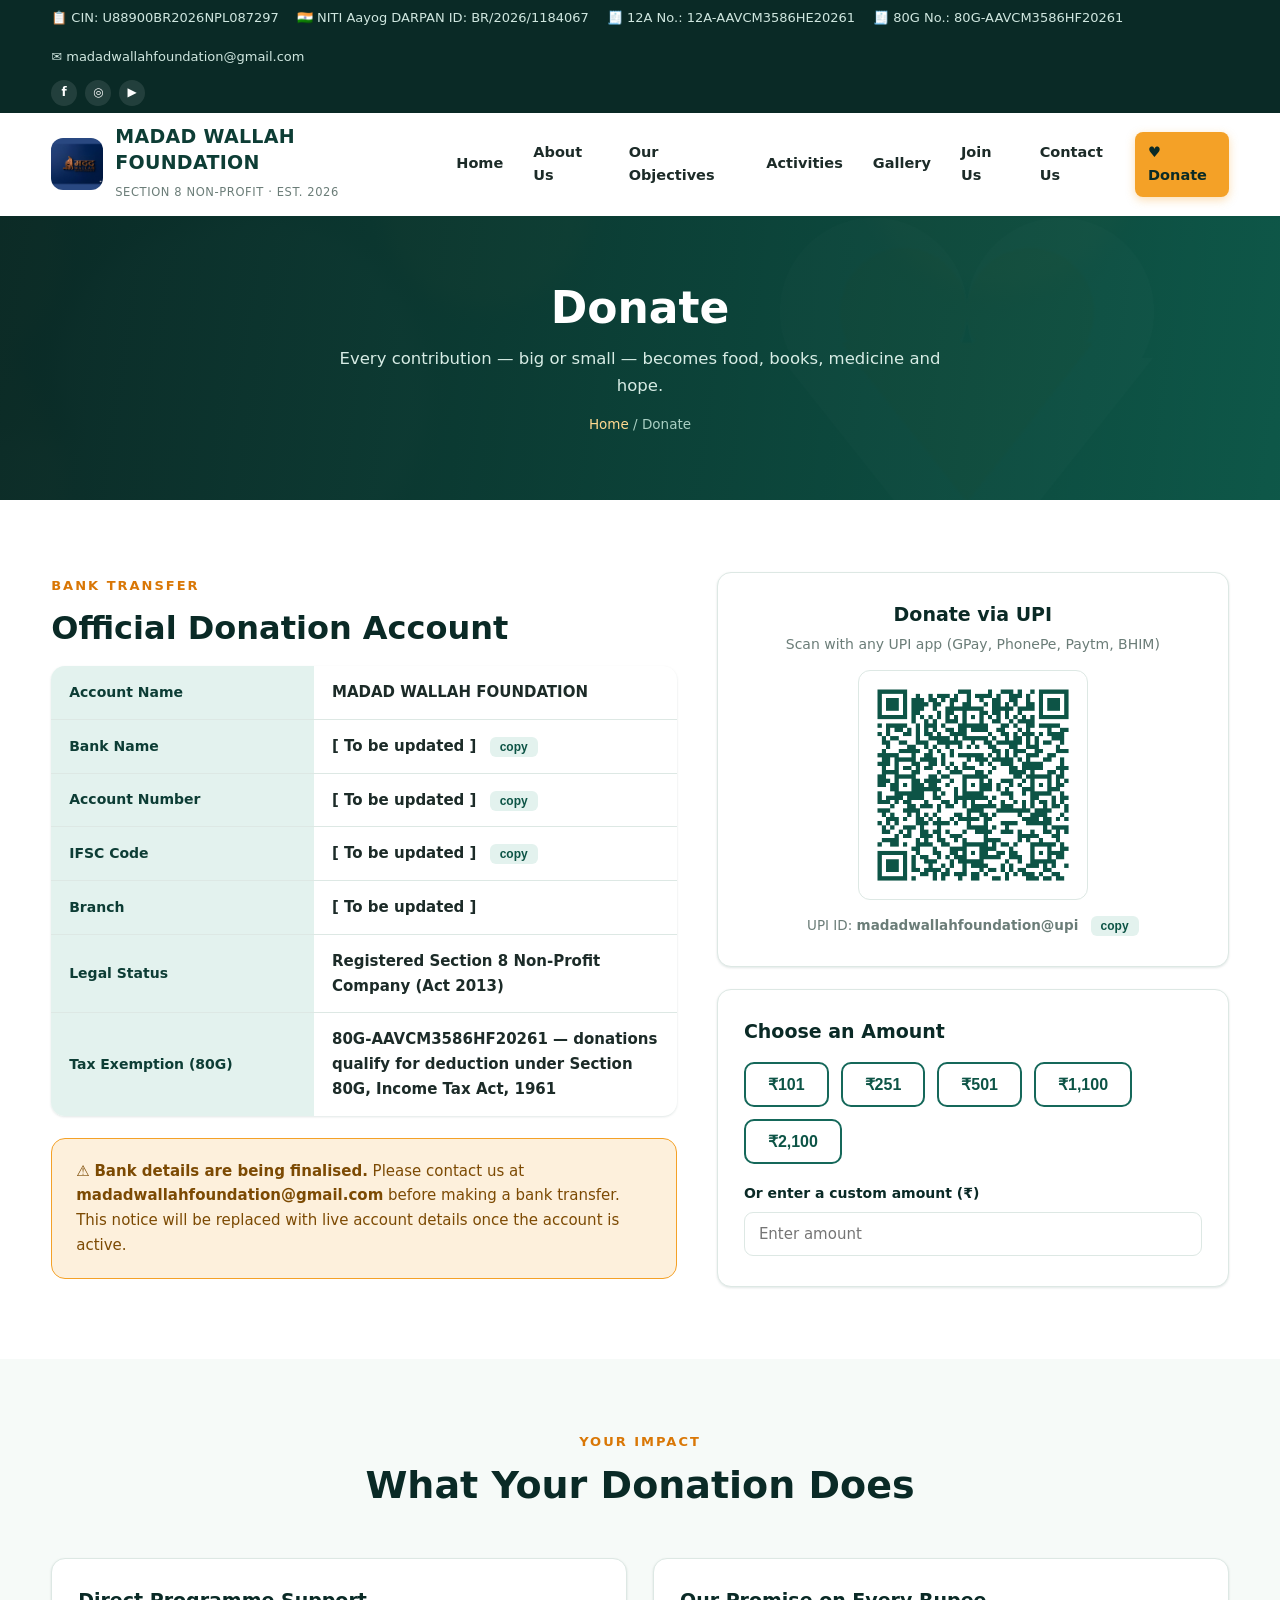
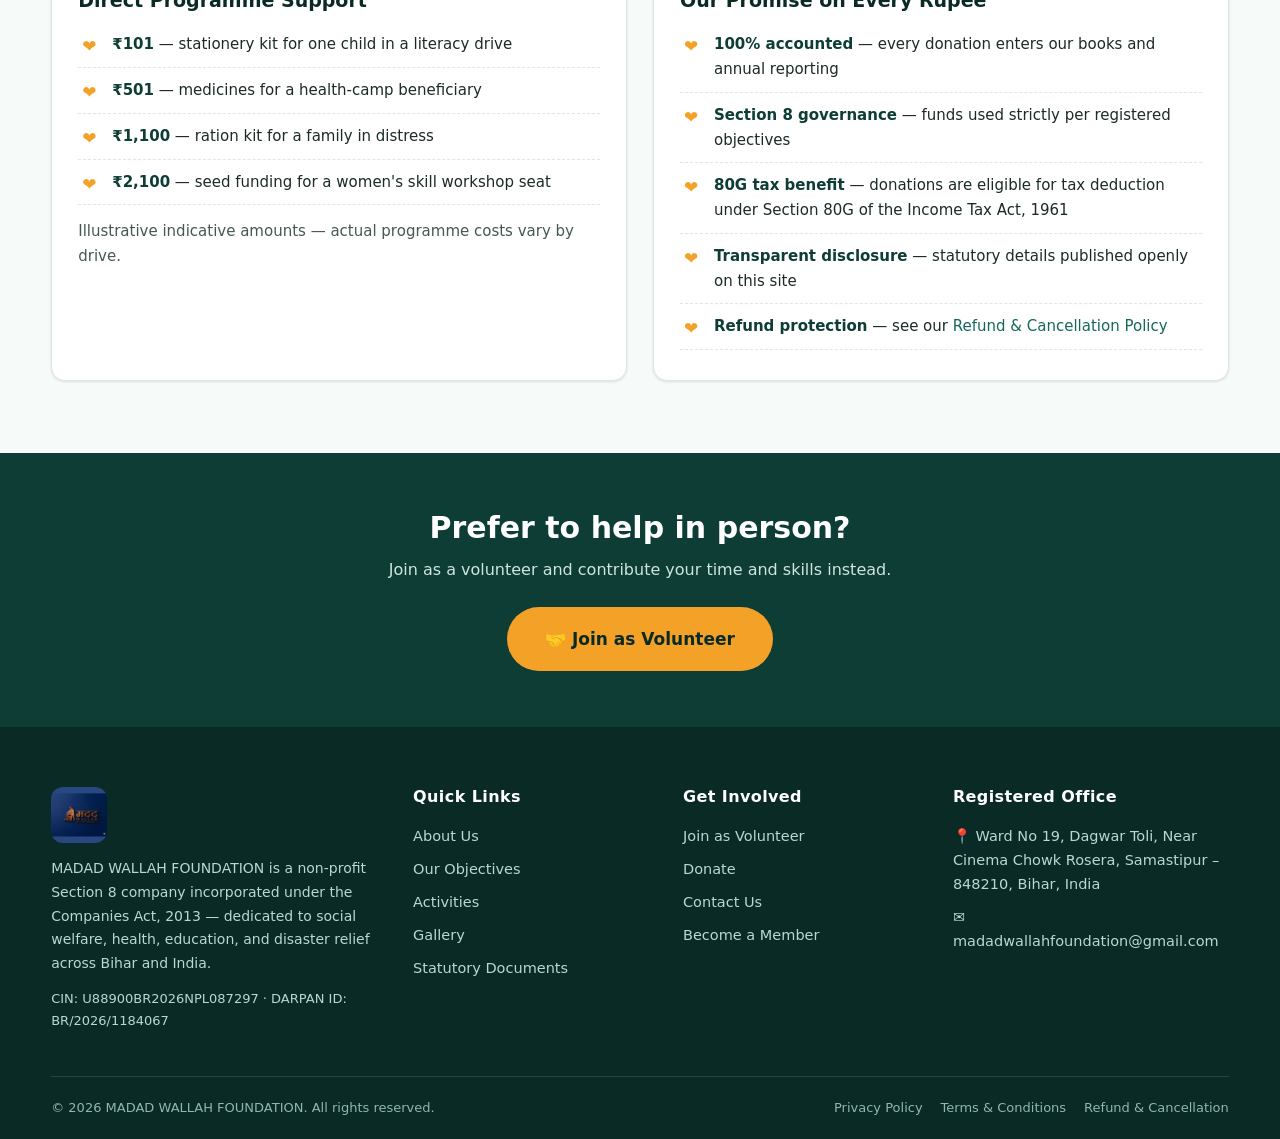
<file: donate.html>
<!DOCTYPE html>
<html lang="en">
<head>
  <meta charset="UTF-8">
  <meta name="viewport" content="width=device-width, initial-scale=1.0">
  <title>Donate — Madad Wallah Foundation</title>
  <meta name="description" content="Support MADAD WALLAH FOUNDATION with a donation. Registered Section 8 non-profit company. Bank transfer and UPI options available.">
  <link rel="icon" type="image/png" href="images/favicon.png">
  <link rel="stylesheet" href="css/style.css">
</head>
<body>
<a class="skip-link" href="#main">Skip to main content</a>

<div class="topbar">
  <div class="container">
    <div class="reg-info">
      <span>📋 CIN: U88900BR2026NPL087297</span>
      <span>🇮🇳 NITI Aayog DARPAN ID: BR/2026/1184067</span>
      <span>🧾 12A No.: 12A-AAVCM3586HE20261</span>
      <span>🧾 80G No.: 80G-AAVCM3586HF20261</span>
      <span>✉️ madadwallahfoundation@gmail.com</span>
    </div>
    <div class="socials">
      <a href="#" aria-label="Facebook" title="Facebook">f</a>
      <a href="#" aria-label="Instagram" title="Instagram">◎</a>
      <a href="#" aria-label="YouTube" title="YouTube">▶</a>
    </div>
  </div>
</div>

<header class="site-header">
  <div class="container">
    <a class="brand" href="index.html">
      <img src="images/logo.png" alt="Madad Wallah Foundation logo">
      <span>
        <span class="brand-name">MADAD WALLAH FOUNDATION</span><br>
        <span class="brand-sub">Section 8 Non-Profit · Est. 2026</span>
      </span>
    </a>
    <button class="nav-toggle" aria-label="Toggle navigation menu" aria-expanded="false">☰</button>
    <nav class="main-nav" aria-label="Primary navigation">
      <ul>
        <li><a href="index.html">Home</a></li>
        <li><a href="about.html">About Us</a></li>
        <li><a href="objectives.html">Our Objectives</a></li>
        <li><a href="activities.html">Activities</a></li>
        <li><a href="gallery.html">Gallery</a></li>
        <li><a href="join.html">Join Us</a></li>
        <li><a href="contact.html">Contact Us</a></li>
        <li><a href="donate.html" class="nav-donate">♥ Donate</a></li>
      </ul>
    </nav>
  </div>
</header>

<main id="main">
<section class="page-hero">
  <div class="container">
    <h1>Donate</h1>
    <p>Every contribution — big or small — becomes food, books, medicine and hope.</p>
    <div class="breadcrumb"><a href="index.html">Home</a> / Donate</div>
  </div>
</section>

<section class="section">
  <div class="container">
    <div class="donate-grid">
      <div>
        <span class="eyebrow" style="color:var(--saffron-600);font-weight:800;letter-spacing:2px;text-transform:uppercase;font-size:13px;">Bank Transfer</span>
        <h2 style="font-size:clamp(24px,3vw,32px);margin:10px 0 18px;">Official Donation Account</h2>
        <table class="bank-table">
          <tr><th>Account Name</th><td>MADAD WALLAH FOUNDATION</td></tr>
          <tr><th>Bank Name</th><td>[ To be updated ] <button class="copy-btn" data-copy="">copy</button></td></tr>
          <tr><th>Account Number</th><td>[ To be updated ] <button class="copy-btn" data-copy="">copy</button></td></tr>
          <tr><th>IFSC Code</th><td>[ To be updated ] <button class="copy-btn" data-copy="">copy</button></td></tr>
          <tr><th>Branch</th><td>[ To be updated ]</td></tr>
          <tr><th>Legal Status</th><td>Registered Section 8 Non-Profit Company (Act 2013)</td></tr>
          <tr><th>Tax Exemption (80G)</th><td>80G-AAVCM3586HF20261 — donations qualify for deduction under Section 80G, Income Tax Act, 1961</td></tr>
        </table>
        <div class="notice-box" style="margin-top:22px;">
          ⚠️ <strong>Bank details are being finalised.</strong> Please contact us at
          <a href="mailto:madadwallahfoundation@gmail.com" style="color:#7c4a03;font-weight:700;">madadwallahfoundation@gmail.com</a>
          before making a bank transfer. This notice will be replaced with live account details once the account is active.
        </div>
      </div>
      <div>
        <div class="card qr-card">
          <h3 style="margin-bottom:6px;">Donate via UPI</h3>
          <p style="font-size:14px;color:var(--muted);margin-bottom:14px;">Scan with any UPI app (GPay, PhonePe, Paytm, BHIM)</p>
          <img src="images/upi-qr.png" alt="UPI QR code for MADAD WALLAH FOUNDATION donations">
          <p style="font-size:13.5px;color:var(--muted);">UPI ID: <strong>madadwallahfoundation@upi</strong>
            <button class="copy-btn" data-copy="madadwallahfoundation@upi">copy</button></p>
        </div>
        <div class="card" style="margin-top:22px;">
          <h3>Choose an Amount</h3>
          <div class="amount-chips">
            <button data-amount="101">₹101</button>
            <button data-amount="251">₹251</button>
            <button data-amount="501">₹501</button>
            <button data-amount="1100">₹1,100</button>
            <button data-amount="2100">₹2,100</button>
          </div>
          <div class="form-group">
            <label for="custom-amount">Or enter a custom amount (₹)</label>
            <input type="number" id="custom-amount" min="1" placeholder="Enter amount">
          </div>
        </div>
      </div>
    </div>
  </div>
</section>

<section class="section section-soft">
  <div class="container">
    <div class="section-head">
      <span class="eyebrow">Your Impact</span>
      <h2>What Your Donation Does</h2>
    </div>
    <div class="grid grid-2">
      <div class="card">
        <h3>Direct Programme Support</h3>
        <ul class="impact-list">
          <li><strong>₹101</strong> — stationery kit for one child in a literacy drive</li>
          <li><strong>₹501</strong> — medicines for a health-camp beneficiary</li>
          <li><strong>₹1,100</strong> — ration kit for a family in distress</li>
          <li><strong>₹2,100</strong> — seed funding for a women's skill workshop seat</li>
        </ul>
        <p class="form-note">Illustrative indicative amounts — actual programme costs vary by drive.</p>
      </div>
      <div class="card">
        <h3>Our Promise on Every Rupee</h3>
        <ul class="impact-list">
          <li><strong>100% accounted</strong> — every donation enters our books and annual reporting</li>
          <li><strong>Section 8 governance</strong> — funds used strictly per registered objectives</li>
          <li><strong>80G tax benefit</strong> — donations are eligible for tax deduction under Section 80G of the Income Tax Act, 1961</li>
          <li><strong>Transparent disclosure</strong> — statutory details published openly on this site</li>
          <li><strong>Refund protection</strong> — see our <a href="refund-policy.html">Refund &amp; Cancellation Policy</a></li>
        </ul>
      </div>
    </div>
  </div>
</section>

<section class="section section-dark" style="padding:56px 0;">
  <div class="container" style="text-align:center;">
    <h2 style="font-size:clamp(22px,3vw,30px);margin-bottom:10px;">Prefer to help in person?</h2>
    <p style="color:#cfe6df;margin-bottom:24px;">Join as a volunteer and contribute your time and skills instead.</p>
    <a href="join.html" class="btn btn-accent btn-lg">🤝 Join as Volunteer</a>
  </div>
</section>

</main>

<footer class="site-footer">
  <div class="container">
    <div class="footer-grid">
      <div class="footer-brand">
        <img src="images/logo.png" alt="Madad Wallah Foundation logo">
        <p>MADAD WALLAH FOUNDATION is a non-profit Section 8 company incorporated under the Companies Act, 2013 — dedicated to social welfare, health, education, and disaster relief across Bihar and India.</p>
        <p style="margin-top:12px;font-size:13px;">CIN: U88900BR2026NPL087297 · DARPAN ID: BR/2026/1184067</p>
      </div>
      <div>
        <h4>Quick Links</h4>
        <ul>
          <li><a href="about.html">About Us</a></li>
          <li><a href="objectives.html">Our Objectives</a></li>
          <li><a href="activities.html">Activities</a></li>
          <li><a href="gallery.html">Gallery</a></li>
          <li><a href="transparency.html">Statutory Documents</a></li>
        </ul>
      </div>
      <div>
        <h4>Get Involved</h4>
        <ul>
          <li><a href="join.html">Join as Volunteer</a></li>
          <li><a href="donate.html">Donate</a></li>
          <li><a href="contact.html">Contact Us</a></li>
          <li><a href="join.html">Become a Member</a></li>
        </ul>
      </div>
      <div>
        <h4>Registered Office</h4>
        <ul>
          <li>📍 Ward No 19, Dagwar Toli, Near Cinema Chowk Rosera, Samastipur – 848210, Bihar, India</li>
          <li>✉️ <a href="mailto:madadwallahfoundation@gmail.com">madadwallahfoundation@gmail.com</a></li>
        </ul>
      </div>
    </div>
    <div class="footer-bottom">
      <span>© <span data-year>2026</span> MADAD WALLAH FOUNDATION. All rights reserved.</span>
      <div class="footer-legal">
        <a href="privacy-policy.html">Privacy Policy</a>
        <a href="terms.html">Terms &amp; Conditions</a>
        <a href="refund-policy.html">Refund &amp; Cancellation</a>
      </div>
    </div>
  </div>
</footer>

<button class="back-top" aria-label="Back to top">↑</button>
<script src="js/main.js"></script>
</body>
</html>
</file>
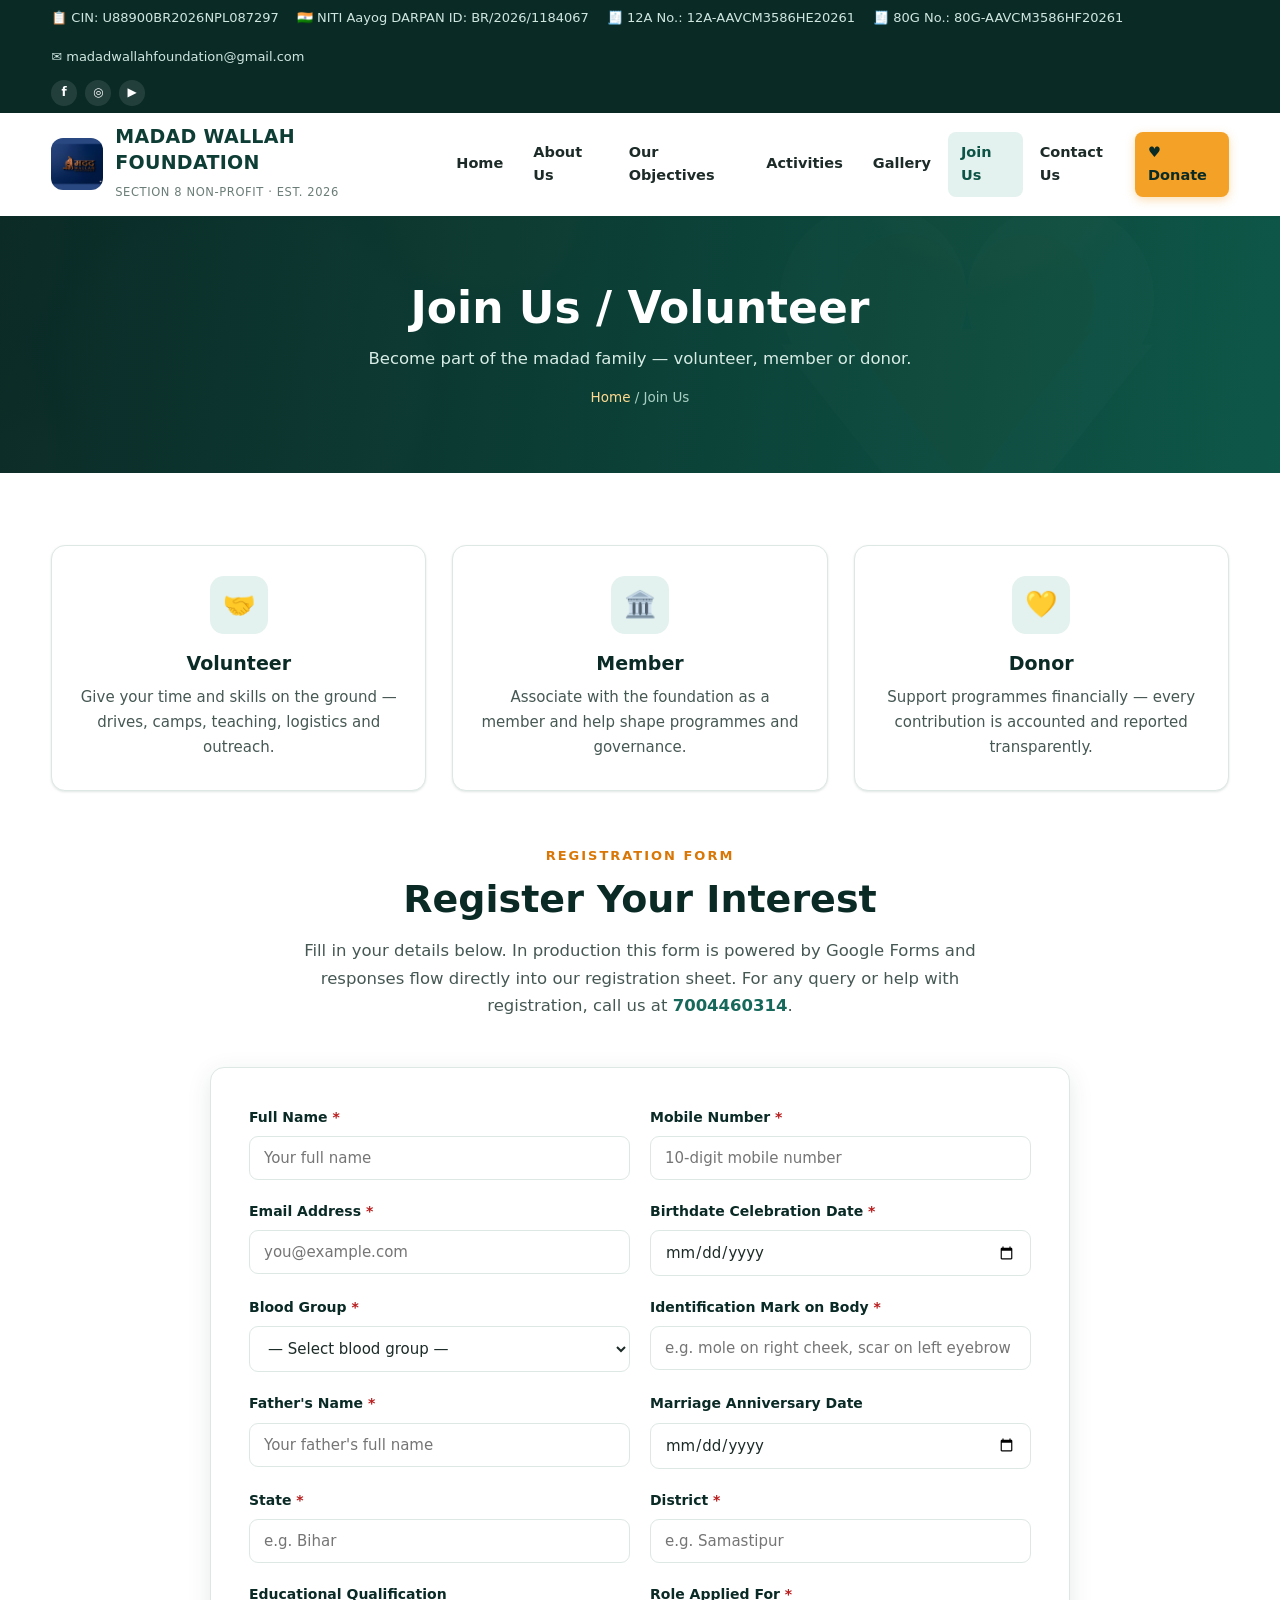
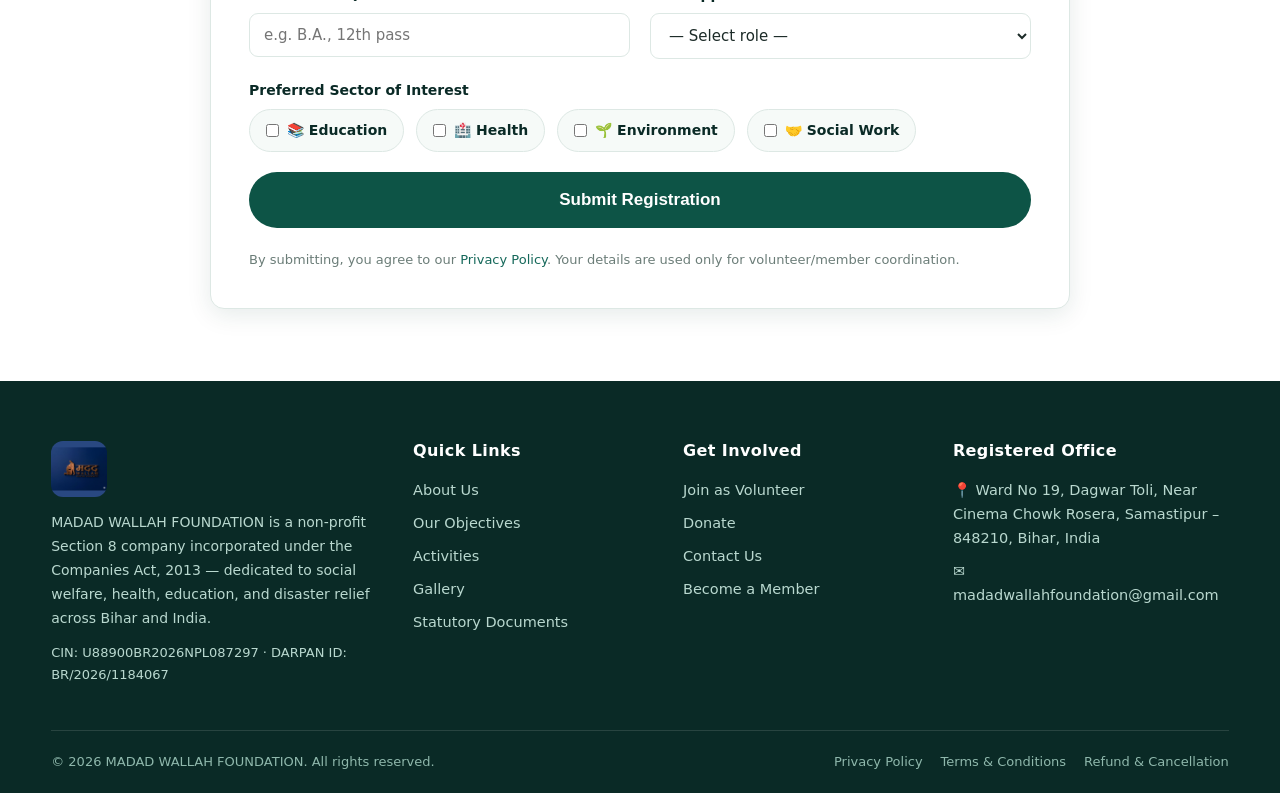
<file: join.html>
<!DOCTYPE html>
<html lang="en">
<head>
  <meta charset="UTF-8">
  <meta name="viewport" content="width=device-width, initial-scale=1.0">
  <title>Join Us — Volunteer Registration | Madad Wallah Foundation</title>
  <meta name="description" content="Join MADAD WALLAH FOUNDATION as a volunteer, member or donor. Register through our form — your details help us match you to the right programme.">
  <link rel="icon" type="image/png" href="images/favicon.png">
  <link rel="stylesheet" href="css/style.css">
</head>
<body>
<a class="skip-link" href="#main">Skip to main content</a>

<div class="topbar">
  <div class="container">
    <div class="reg-info">
      <span>📋 CIN: U88900BR2026NPL087297</span>
      <span>🇮🇳 NITI Aayog DARPAN ID: BR/2026/1184067</span>
      <span>🧾 12A No.: 12A-AAVCM3586HE20261</span>
      <span>🧾 80G No.: 80G-AAVCM3586HF20261</span>
      <span>✉️ madadwallahfoundation@gmail.com</span>
    </div>
    <div class="socials">
      <a href="#" aria-label="Facebook" title="Facebook">f</a>
      <a href="#" aria-label="Instagram" title="Instagram">◎</a>
      <a href="#" aria-label="YouTube" title="YouTube">▶</a>
    </div>
  </div>
</div>

<header class="site-header">
  <div class="container">
    <a class="brand" href="index.html">
      <img src="images/logo.png" alt="Madad Wallah Foundation logo">
      <span>
        <span class="brand-name">MADAD WALLAH FOUNDATION</span><br>
        <span class="brand-sub">Section 8 Non-Profit · Est. 2026</span>
      </span>
    </a>
    <button class="nav-toggle" aria-label="Toggle navigation menu" aria-expanded="false">☰</button>
    <nav class="main-nav" aria-label="Primary navigation">
      <ul>
        <li><a href="index.html">Home</a></li>
        <li><a href="about.html">About Us</a></li>
        <li><a href="objectives.html">Our Objectives</a></li>
        <li><a href="activities.html">Activities</a></li>
        <li><a href="gallery.html">Gallery</a></li>
        <li><a href="join.html">Join Us</a></li>
        <li><a href="contact.html">Contact Us</a></li>
        <li><a href="donate.html" class="nav-donate">♥ Donate</a></li>
      </ul>
    </nav>
  </div>
</header>

<main id="main">
<section class="page-hero">
  <div class="container">
    <h1>Join Us / Volunteer</h1>
    <p>Become part of the madad family — volunteer, member or donor.</p>
    <div class="breadcrumb"><a href="index.html">Home</a> / Join Us</div>
  </div>
</section>

<section class="section">
  <div class="container">
    <div class="grid grid-3" style="margin-bottom:54px;">
      <div class="card" style="text-align:center;">
        <div class="icon" style="margin:0 auto 18px;">🤝</div>
        <h3>Volunteer</h3>
        <p>Give your time and skills on the ground — drives, camps, teaching, logistics and outreach.</p>
      </div>
      <div class="card" style="text-align:center;">
        <div class="icon" style="margin:0 auto 18px;">🏛️</div>
        <h3>Member</h3>
        <p>Associate with the foundation as a member and help shape programmes and governance.</p>
      </div>
      <div class="card" style="text-align:center;">
        <div class="icon" style="margin:0 auto 18px;">💛</div>
        <h3>Donor</h3>
        <p>Support programmes financially — every contribution is accounted and reported transparently.</p>
      </div>
    </div>

    <div class="section-head">
      <span class="eyebrow">Registration Form</span>
      <h2>Register Your Interest</h2>
      <p>Fill in your details below. In production this form is powered by Google Forms and responses flow directly into our registration sheet. For any query or help with registration, call us at <a href="tel:+917004460314" style="font-weight:700;">7004460314</a>.</p>
    </div>

    <!-- GOOGLE FORM EMBED (production): replace the iframe src below with your
         Google Form embed URL. Responses auto-collect into the linked Google Sheet.
    <div class="gform-wrap">
      <iframe src="https://docs.google.com/forms/d/e/YOUR_FORM_ID/viewform?embedded=true"
              title="Volunteer Registration Form" loading="lazy">Loading…</iframe>
    </div>
    -->

    <div class="form-card" style="max-width:860px;margin:0 auto;">
      <div class="form-success" id="vol-success">✅ Thank you! Your registration has been received. Our team will contact you shortly.</div>
      <form id="volunteer-form" novalidate>
        <div class="form-grid">
          <div class="form-group">
            <label for="f-name">Full Name <span class="req">*</span></label>
            <input type="text" id="f-name" name="full_name" required placeholder="Your full name">
          </div>
          <div class="form-group">
            <label for="f-mobile">Mobile Number <span class="req">*</span></label>
            <input type="tel" id="f-mobile" name="mobile" required pattern="[0-9+ -]{10,15}" placeholder="10-digit mobile number">
          </div>
          <div class="form-group">
            <label for="f-email">Email Address <span class="req">*</span></label>
            <input type="email" id="f-email" name="email" required placeholder="you@example.com">
          </div>
          <div class="form-group">
            <label for="f-dob">Birthdate Celebration Date <span class="req">*</span></label>
            <input type="date" id="f-dob" name="birthdate_celebration_date" required>
          </div>
          <div class="form-group">
            <label for="f-blood">Blood Group <span class="req">*</span></label>
            <select id="f-blood" name="blood_group" required>
              <option value="">— Select blood group —</option>
              <option value="A+">A+</option>
              <option value="A-">A-</option>
              <option value="B+">B+</option>
              <option value="B-">B-</option>
              <option value="O+">O+</option>
              <option value="O-">O-</option>
              <option value="AB+">AB+</option>
              <option value="AB-">AB-</option>
              <option value="Not Known">Not Known</option>
            </select>
          </div>
          <div class="form-group">
            <label for="f-idmark">Identification Mark on Body <span class="req">*</span></label>
            <input type="text" id="f-idmark" name="identification_mark" required placeholder="e.g. mole on right cheek, scar on left eyebrow">
          </div>
          <div class="form-group">
            <label for="f-father">Father's Name <span class="req">*</span></label>
            <input type="text" id="f-father" name="father_name" required placeholder="Your father's full name">
          </div>
          <div class="form-group">
            <label for="f-anniversary">Marriage Anniversary Date</label>
            <input type="date" id="f-anniversary" name="marriage_anniversary">
          </div>
          <div class="form-group">
            <label for="f-state">State <span class="req">*</span></label>
            <input type="text" id="f-state" name="state" required placeholder="e.g. Bihar">
          </div>
          <div class="form-group">
            <label for="f-district">District <span class="req">*</span></label>
            <input type="text" id="f-district" name="district" required placeholder="e.g. Samastipur">
          </div>
          <div class="form-group">
            <label for="f-edu">Educational Qualification</label>
            <input type="text" id="f-edu" name="qualification" placeholder="e.g. B.A., 12th pass">
          </div>
          <div class="form-group">
            <label for="f-role">Role Applied For <span class="req">*</span></label>
            <select id="f-role" name="role" required>
              <option value="">— Select role —</option>
              <option value="Volunteer">Volunteer</option>
              <option value="Member">Member</option>
              <option value="Donor">Donor</option>
            </select>
          </div>
          <div class="form-group full">
            <label>Preferred Sector of Interest</label>
            <div class="checkbox-row">
              <label><input type="checkbox" name="sector" value="Education"> 📚 Education</label>
              <label><input type="checkbox" name="sector" value="Health"> 🏥 Health</label>
              <label><input type="checkbox" name="sector" value="Environment"> 🌱 Environment</label>
              <label><input type="checkbox" name="sector" value="Social Work"> 🤝 Social Work</label>
            </div>
          </div>
          <div class="form-group full">
            <button type="submit" class="btn btn-primary btn-lg btn-block">Submit Registration</button>
            <p class="form-note">By submitting, you agree to our <a href="privacy-policy.html">Privacy Policy</a>. Your details are used only for volunteer/member coordination.</p>
          </div>
        </div>
      </form>
    </div>
  </div>
</section>

</main>

<footer class="site-footer">
  <div class="container">
    <div class="footer-grid">
      <div class="footer-brand">
        <img src="images/logo.png" alt="Madad Wallah Foundation logo">
        <p>MADAD WALLAH FOUNDATION is a non-profit Section 8 company incorporated under the Companies Act, 2013 — dedicated to social welfare, health, education, and disaster relief across Bihar and India.</p>
        <p style="margin-top:12px;font-size:13px;">CIN: U88900BR2026NPL087297 · DARPAN ID: BR/2026/1184067</p>
      </div>
      <div>
        <h4>Quick Links</h4>
        <ul>
          <li><a href="about.html">About Us</a></li>
          <li><a href="objectives.html">Our Objectives</a></li>
          <li><a href="activities.html">Activities</a></li>
          <li><a href="gallery.html">Gallery</a></li>
          <li><a href="transparency.html">Statutory Documents</a></li>
        </ul>
      </div>
      <div>
        <h4>Get Involved</h4>
        <ul>
          <li><a href="join.html">Join as Volunteer</a></li>
          <li><a href="donate.html">Donate</a></li>
          <li><a href="contact.html">Contact Us</a></li>
          <li><a href="join.html">Become a Member</a></li>
        </ul>
      </div>
      <div>
        <h4>Registered Office</h4>
        <ul>
          <li>📍 Ward No 19, Dagwar Toli, Near Cinema Chowk Rosera, Samastipur – 848210, Bihar, India</li>
          <li>✉️ <a href="mailto:madadwallahfoundation@gmail.com">madadwallahfoundation@gmail.com</a></li>
        </ul>
      </div>
    </div>
    <div class="footer-bottom">
      <span>© <span data-year>2026</span> MADAD WALLAH FOUNDATION. All rights reserved.</span>
      <div class="footer-legal">
        <a href="privacy-policy.html">Privacy Policy</a>
        <a href="terms.html">Terms &amp; Conditions</a>
        <a href="refund-policy.html">Refund &amp; Cancellation</a>
      </div>
    </div>
  </div>
</footer>

<button class="back-top" aria-label="Back to top">↑</button>
<script src="js/main.js"></script>
</body>
</html>
</file>
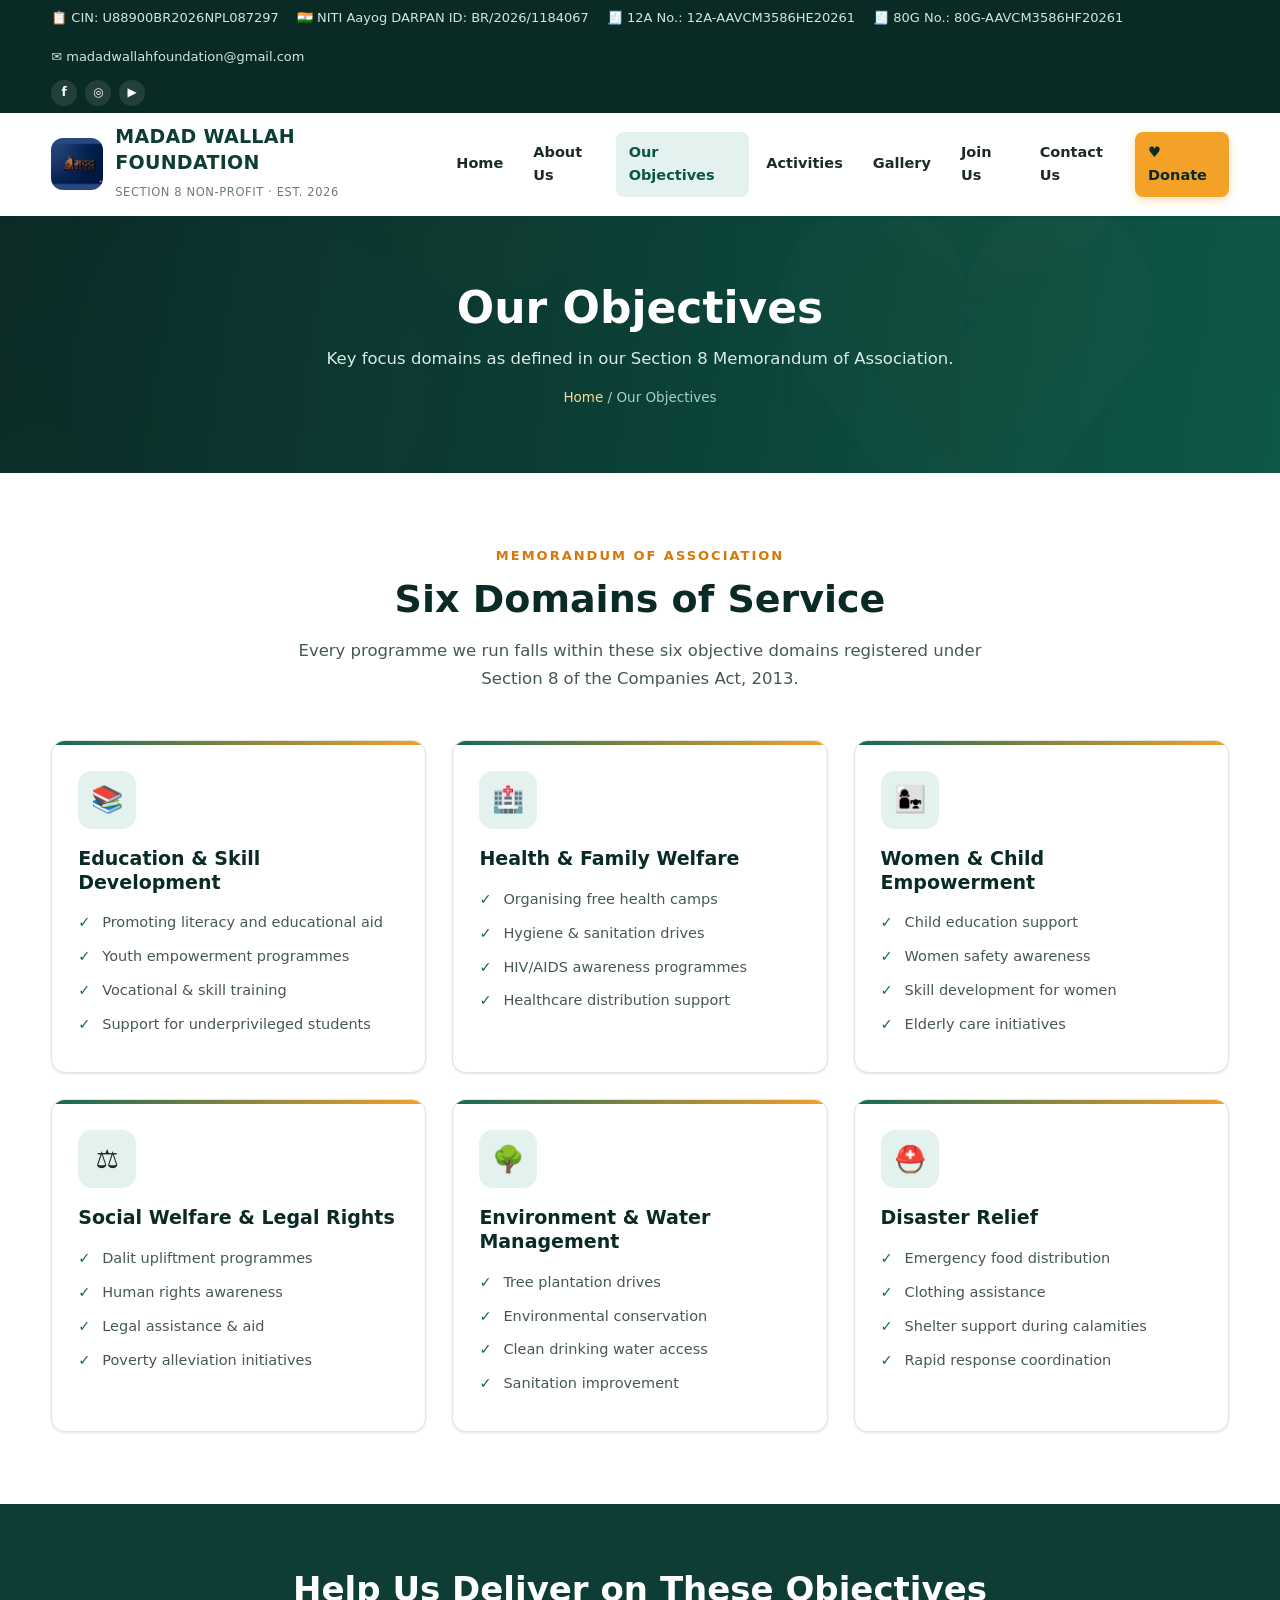
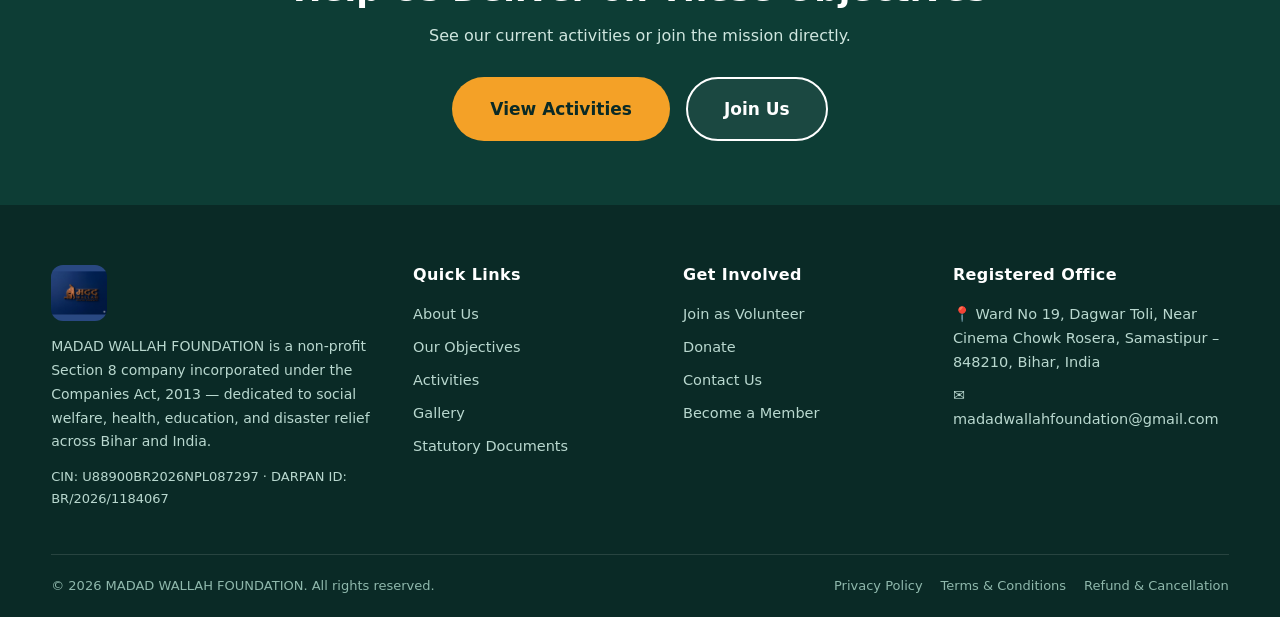
<file: objectives.html>
<!DOCTYPE html>
<html lang="en">
<head>
  <meta charset="UTF-8">
  <meta name="viewport" content="width=device-width, initial-scale=1.0">
  <title>Our Objectives — Madad Wallah Foundation</title>
  <meta name="description" content="Key focus domains of MADAD WALLAH FOUNDATION as per the Section 8 Memorandum of Association: education, health, women & child empowerment, social welfare, environment and disaster relief.">
  <link rel="icon" type="image/png" href="images/favicon.png">
  <link rel="stylesheet" href="css/style.css">
</head>
<body>
<a class="skip-link" href="#main">Skip to main content</a>

<div class="topbar">
  <div class="container">
    <div class="reg-info">
      <span>📋 CIN: U88900BR2026NPL087297</span>
      <span>🇮🇳 NITI Aayog DARPAN ID: BR/2026/1184067</span>
      <span>🧾 12A No.: 12A-AAVCM3586HE20261</span>
      <span>🧾 80G No.: 80G-AAVCM3586HF20261</span>
      <span>✉️ madadwallahfoundation@gmail.com</span>
    </div>
    <div class="socials">
      <a href="#" aria-label="Facebook" title="Facebook">f</a>
      <a href="#" aria-label="Instagram" title="Instagram">◎</a>
      <a href="#" aria-label="YouTube" title="YouTube">▶</a>
    </div>
  </div>
</div>

<header class="site-header">
  <div class="container">
    <a class="brand" href="index.html">
      <img src="images/logo.png" alt="Madad Wallah Foundation logo">
      <span>
        <span class="brand-name">MADAD WALLAH FOUNDATION</span><br>
        <span class="brand-sub">Section 8 Non-Profit · Est. 2026</span>
      </span>
    </a>
    <button class="nav-toggle" aria-label="Toggle navigation menu" aria-expanded="false">☰</button>
    <nav class="main-nav" aria-label="Primary navigation">
      <ul>
        <li><a href="index.html">Home</a></li>
        <li><a href="about.html">About Us</a></li>
        <li><a href="objectives.html">Our Objectives</a></li>
        <li><a href="activities.html">Activities</a></li>
        <li><a href="gallery.html">Gallery</a></li>
        <li><a href="join.html">Join Us</a></li>
        <li><a href="contact.html">Contact Us</a></li>
        <li><a href="donate.html" class="nav-donate">♥ Donate</a></li>
      </ul>
    </nav>
  </div>
</header>

<main id="main">
<section class="page-hero">
  <div class="container">
    <h1>Our Objectives</h1>
    <p>Key focus domains as defined in our Section 8 Memorandum of Association.</p>
    <div class="breadcrumb"><a href="index.html">Home</a> / Our Objectives</div>
  </div>
</section>

<section class="section">
  <div class="container">
    <div class="section-head">
      <span class="eyebrow">Memorandum of Association</span>
      <h2>Six Domains of Service</h2>
      <p>Every programme we run falls within these six objective domains registered under Section 8 of the Companies Act, 2013.</p>
    </div>
    <div class="grid grid-3">
      <div class="card obj-card">
        <div class="icon">📚</div>
        <h3>Education & Skill Development</h3>
        <ul>
          <li>Promoting literacy and educational aid</li>
          <li>Youth empowerment programmes</li>
          <li>Vocational & skill training</li>
          <li>Support for underprivileged students</li>
        </ul>
      </div>
      <div class="card obj-card">
        <div class="icon">🏥</div>
        <h3>Health & Family Welfare</h3>
        <ul>
          <li>Organising free health camps</li>
          <li>Hygiene & sanitation drives</li>
          <li>HIV/AIDS awareness programmes</li>
          <li>Healthcare distribution support</li>
        </ul>
      </div>
      <div class="card obj-card">
        <div class="icon">👩‍👧</div>
        <h3>Women & Child Empowerment</h3>
        <ul>
          <li>Child education support</li>
          <li>Women safety awareness</li>
          <li>Skill development for women</li>
          <li>Elderly care initiatives</li>
        </ul>
      </div>
      <div class="card obj-card">
        <div class="icon">⚖️</div>
        <h3>Social Welfare & Legal Rights</h3>
        <ul>
          <li>Dalit upliftment programmes</li>
          <li>Human rights awareness</li>
          <li>Legal assistance & aid</li>
          <li>Poverty alleviation initiatives</li>
        </ul>
      </div>
      <div class="card obj-card">
        <div class="icon">🌳</div>
        <h3>Environment & Water Management</h3>
        <ul>
          <li>Tree plantation drives</li>
          <li>Environmental conservation</li>
          <li>Clean drinking water access</li>
          <li>Sanitation improvement</li>
        </ul>
      </div>
      <div class="card obj-card">
        <div class="icon">⛑️</div>
        <h3>Disaster Relief</h3>
        <ul>
          <li>Emergency food distribution</li>
          <li>Clothing assistance</li>
          <li>Shelter support during calamities</li>
          <li>Rapid response coordination</li>
        </ul>
      </div>
    </div>
  </div>
</section>

<section class="section section-dark" style="padding:64px 0;">
  <div class="container" style="text-align:center;">
    <h2 style="font-size:clamp(24px,3vw,34px);margin-bottom:12px;">Help Us Deliver on These Objectives</h2>
    <p style="max-width:620px;margin:0 auto 28px;color:#cfe6df;">See our current activities or join the mission directly.</p>
    <div style="display:flex;gap:16px;justify-content:center;flex-wrap:wrap;">
      <a href="activities.html" class="btn btn-accent btn-lg">View Activities</a>
      <a href="join.html" class="btn btn-outline btn-lg">Join Us</a>
    </div>
  </div>
</section>

</main>

<footer class="site-footer">
  <div class="container">
    <div class="footer-grid">
      <div class="footer-brand">
        <img src="images/logo.png" alt="Madad Wallah Foundation logo">
        <p>MADAD WALLAH FOUNDATION is a non-profit Section 8 company incorporated under the Companies Act, 2013 — dedicated to social welfare, health, education, and disaster relief across Bihar and India.</p>
        <p style="margin-top:12px;font-size:13px;">CIN: U88900BR2026NPL087297 · DARPAN ID: BR/2026/1184067</p>
      </div>
      <div>
        <h4>Quick Links</h4>
        <ul>
          <li><a href="about.html">About Us</a></li>
          <li><a href="objectives.html">Our Objectives</a></li>
          <li><a href="activities.html">Activities</a></li>
          <li><a href="gallery.html">Gallery</a></li>
          <li><a href="transparency.html">Statutory Documents</a></li>
        </ul>
      </div>
      <div>
        <h4>Get Involved</h4>
        <ul>
          <li><a href="join.html">Join as Volunteer</a></li>
          <li><a href="donate.html">Donate</a></li>
          <li><a href="contact.html">Contact Us</a></li>
          <li><a href="join.html">Become a Member</a></li>
        </ul>
      </div>
      <div>
        <h4>Registered Office</h4>
        <ul>
          <li>📍 Ward No 19, Dagwar Toli, Near Cinema Chowk Rosera, Samastipur – 848210, Bihar, India</li>
          <li>✉️ <a href="mailto:madadwallahfoundation@gmail.com">madadwallahfoundation@gmail.com</a></li>
        </ul>
      </div>
    </div>
    <div class="footer-bottom">
      <span>© <span data-year>2026</span> MADAD WALLAH FOUNDATION. All rights reserved.</span>
      <div class="footer-legal">
        <a href="privacy-policy.html">Privacy Policy</a>
        <a href="terms.html">Terms &amp; Conditions</a>
        <a href="refund-policy.html">Refund &amp; Cancellation</a>
      </div>
    </div>
  </div>
</footer>

<button class="back-top" aria-label="Back to top">↑</button>
<script src="js/main.js"></script>
</body>
</html>
</file>
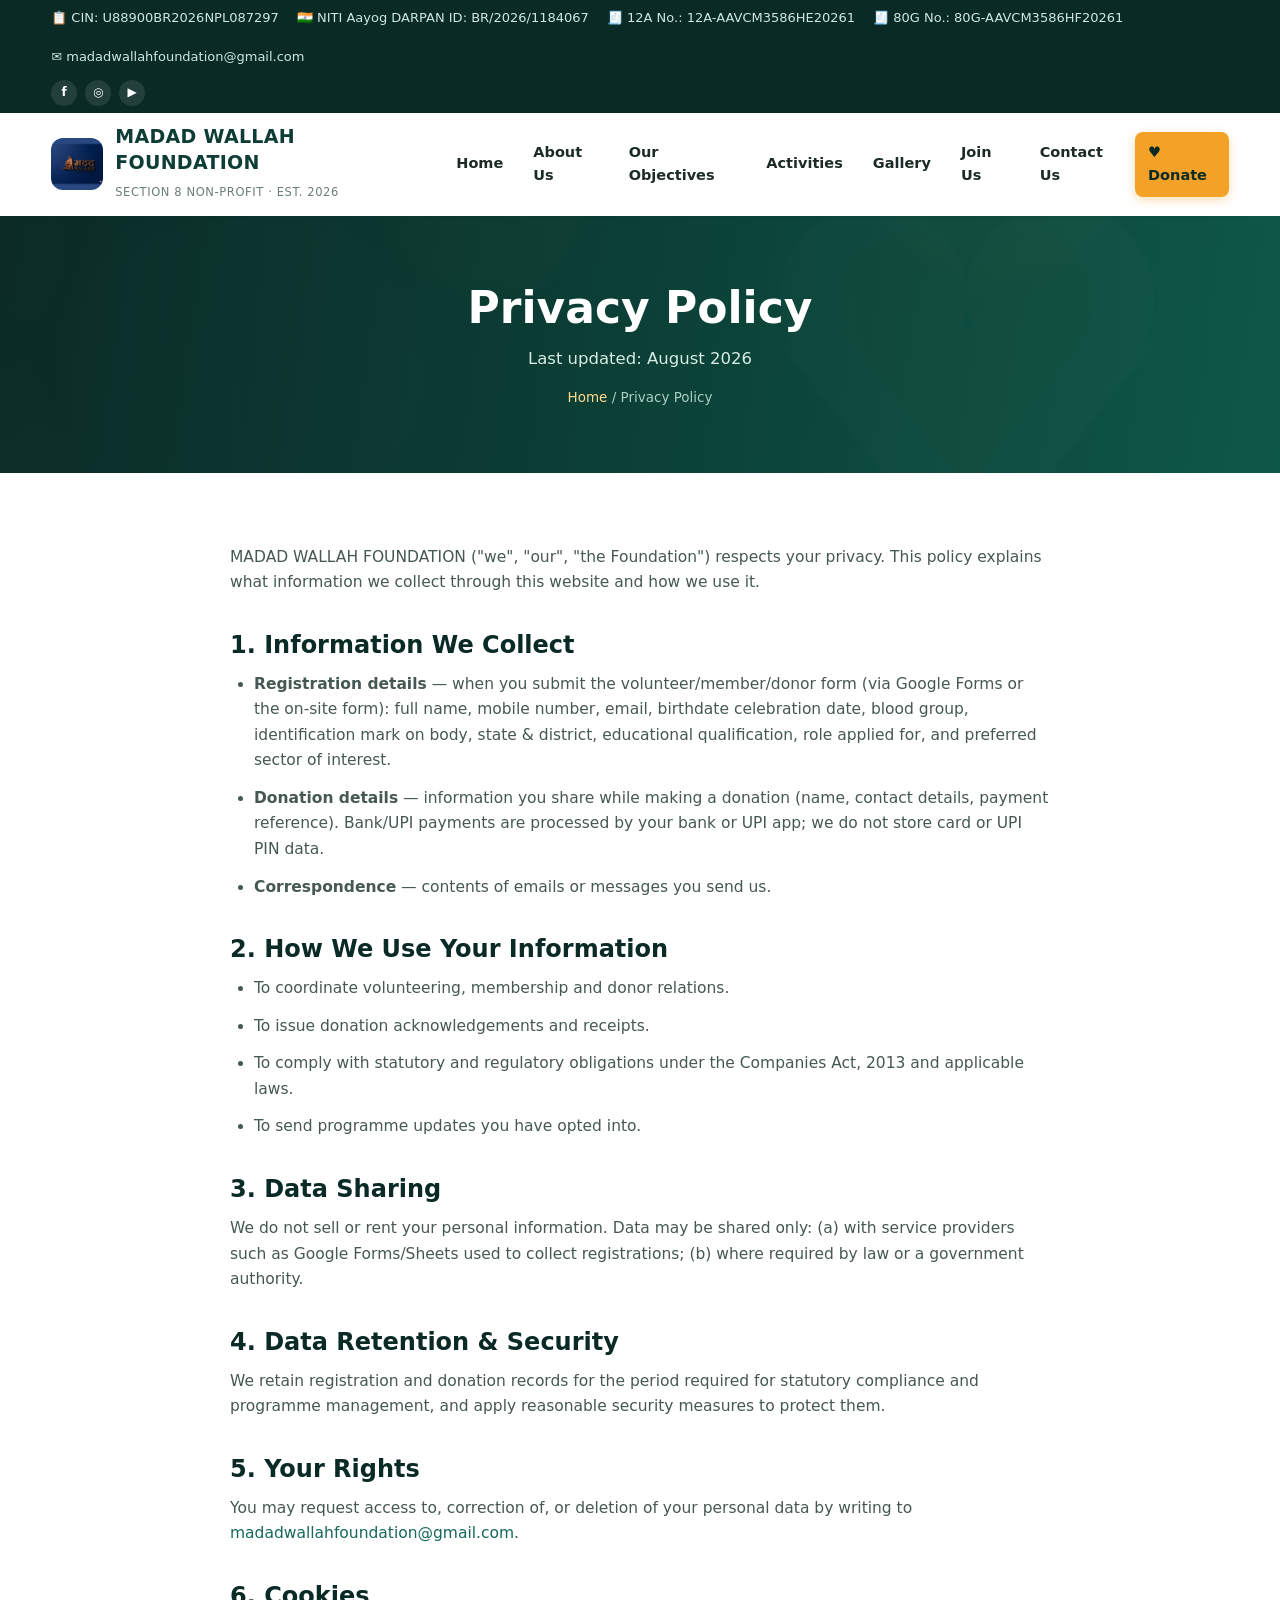
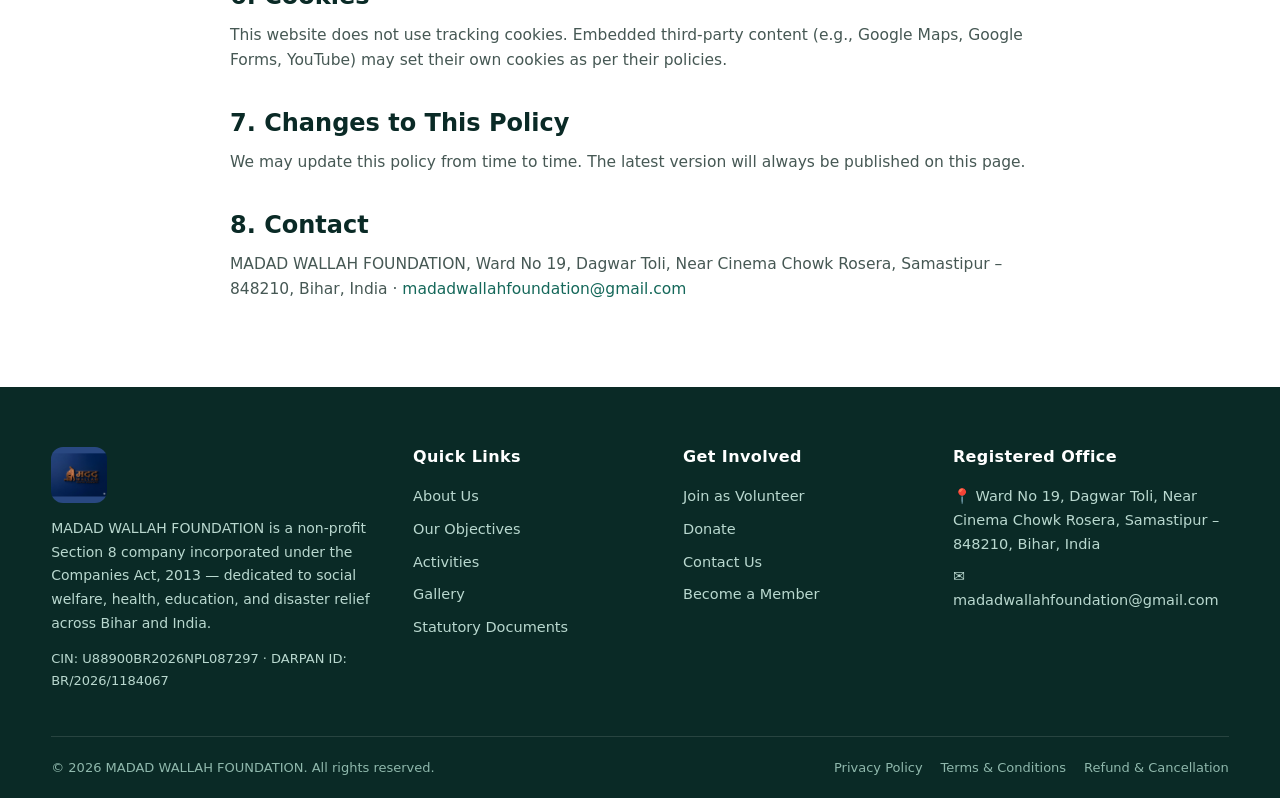
<file: privacy-policy.html>
<!DOCTYPE html>
<html lang="en">
<head>
  <meta charset="UTF-8">
  <meta name="viewport" content="width=device-width, initial-scale=1.0">
  <title>Privacy Policy — Madad Wallah Foundation</title>
  <meta name="description" content="Privacy Policy of MADAD WALLAH FOUNDATION — how we collect, use and protect your personal information.">
  <link rel="icon" type="image/png" href="images/favicon.png">
  <link rel="stylesheet" href="css/style.css">
</head>
<body>
<a class="skip-link" href="#main">Skip to main content</a>

<div class="topbar">
  <div class="container">
    <div class="reg-info">
      <span>📋 CIN: U88900BR2026NPL087297</span>
      <span>🇮🇳 NITI Aayog DARPAN ID: BR/2026/1184067</span>
      <span>🧾 12A No.: 12A-AAVCM3586HE20261</span>
      <span>🧾 80G No.: 80G-AAVCM3586HF20261</span>
      <span>✉️ madadwallahfoundation@gmail.com</span>
    </div>
    <div class="socials">
      <a href="#" aria-label="Facebook" title="Facebook">f</a>
      <a href="#" aria-label="Instagram" title="Instagram">◎</a>
      <a href="#" aria-label="YouTube" title="YouTube">▶</a>
    </div>
  </div>
</div>

<header class="site-header">
  <div class="container">
    <a class="brand" href="index.html">
      <img src="images/logo.png" alt="Madad Wallah Foundation logo">
      <span>
        <span class="brand-name">MADAD WALLAH FOUNDATION</span><br>
        <span class="brand-sub">Section 8 Non-Profit · Est. 2026</span>
      </span>
    </a>
    <button class="nav-toggle" aria-label="Toggle navigation menu" aria-expanded="false">☰</button>
    <nav class="main-nav" aria-label="Primary navigation">
      <ul>
        <li><a href="index.html">Home</a></li>
        <li><a href="about.html">About Us</a></li>
        <li><a href="objectives.html">Our Objectives</a></li>
        <li><a href="activities.html">Activities</a></li>
        <li><a href="gallery.html">Gallery</a></li>
        <li><a href="join.html">Join Us</a></li>
        <li><a href="contact.html">Contact Us</a></li>
        <li><a href="donate.html" class="nav-donate">♥ Donate</a></li>
      </ul>
    </nav>
  </div>
</header>

<main id="main">
<section class="page-hero">
  <div class="container">
    <h1>Privacy Policy</h1>
    <p>Last updated: August 2026</p>
    <div class="breadcrumb"><a href="index.html">Home</a> / Privacy Policy</div>
  </div>
</section>

<section class="section">
  <div class="container prose">
    <p>MADAD WALLAH FOUNDATION ("we", "our", "the Foundation") respects your privacy. This policy explains what information we collect through this website and how we use it.</p>
    <h2>1. Information We Collect</h2>
    <ul>
      <li><strong>Registration details</strong> — when you submit the volunteer/member/donor form (via Google Forms or the on-site form): full name, mobile number, email, birthdate celebration date, blood group, identification mark on body, state &amp; district, educational qualification, role applied for, and preferred sector of interest.</li>
      <li><strong>Donation details</strong> — information you share while making a donation (name, contact details, payment reference). Bank/UPI payments are processed by your bank or UPI app; we do not store card or UPI PIN data.</li>
      <li><strong>Correspondence</strong> — contents of emails or messages you send us.</li>
    </ul>
    <h2>2. How We Use Your Information</h2>
    <ul>
      <li>To coordinate volunteering, membership and donor relations.</li>
      <li>To issue donation acknowledgements and receipts.</li>
      <li>To comply with statutory and regulatory obligations under the Companies Act, 2013 and applicable laws.</li>
      <li>To send programme updates you have opted into.</li>
    </ul>
    <h2>3. Data Sharing</h2>
    <p>We do not sell or rent your personal information. Data may be shared only: (a) with service providers such as Google Forms/Sheets used to collect registrations; (b) where required by law or a government authority.</p>
    <h2>4. Data Retention &amp; Security</h2>
    <p>We retain registration and donation records for the period required for statutory compliance and programme management, and apply reasonable security measures to protect them.</p>
    <h2>5. Your Rights</h2>
    <p>You may request access to, correction of, or deletion of your personal data by writing to <a href="mailto:madadwallahfoundation@gmail.com">madadwallahfoundation@gmail.com</a>.</p>
    <h2>6. Cookies</h2>
    <p>This website does not use tracking cookies. Embedded third-party content (e.g., Google Maps, Google Forms, YouTube) may set their own cookies as per their policies.</p>
    <h2>7. Changes to This Policy</h2>
    <p>We may update this policy from time to time. The latest version will always be published on this page.</p>
    <h2>8. Contact</h2>
    <p>MADAD WALLAH FOUNDATION, Ward No 19, Dagwar Toli, Near Cinema Chowk Rosera, Samastipur – 848210, Bihar, India · <a href="mailto:madadwallahfoundation@gmail.com">madadwallahfoundation@gmail.com</a></p>
  </div>
</section>

</main>

<footer class="site-footer">
  <div class="container">
    <div class="footer-grid">
      <div class="footer-brand">
        <img src="images/logo.png" alt="Madad Wallah Foundation logo">
        <p>MADAD WALLAH FOUNDATION is a non-profit Section 8 company incorporated under the Companies Act, 2013 — dedicated to social welfare, health, education, and disaster relief across Bihar and India.</p>
        <p style="margin-top:12px;font-size:13px;">CIN: U88900BR2026NPL087297 · DARPAN ID: BR/2026/1184067</p>
      </div>
      <div>
        <h4>Quick Links</h4>
        <ul>
          <li><a href="about.html">About Us</a></li>
          <li><a href="objectives.html">Our Objectives</a></li>
          <li><a href="activities.html">Activities</a></li>
          <li><a href="gallery.html">Gallery</a></li>
          <li><a href="transparency.html">Statutory Documents</a></li>
        </ul>
      </div>
      <div>
        <h4>Get Involved</h4>
        <ul>
          <li><a href="join.html">Join as Volunteer</a></li>
          <li><a href="donate.html">Donate</a></li>
          <li><a href="contact.html">Contact Us</a></li>
          <li><a href="join.html">Become a Member</a></li>
        </ul>
      </div>
      <div>
        <h4>Registered Office</h4>
        <ul>
          <li>📍 Ward No 19, Dagwar Toli, Near Cinema Chowk Rosera, Samastipur – 848210, Bihar, India</li>
          <li>✉️ <a href="mailto:madadwallahfoundation@gmail.com">madadwallahfoundation@gmail.com</a></li>
        </ul>
      </div>
    </div>
    <div class="footer-bottom">
      <span>© <span data-year>2026</span> MADAD WALLAH FOUNDATION. All rights reserved.</span>
      <div class="footer-legal">
        <a href="privacy-policy.html">Privacy Policy</a>
        <a href="terms.html">Terms &amp; Conditions</a>
        <a href="refund-policy.html">Refund &amp; Cancellation</a>
      </div>
    </div>
  </div>
</footer>

<button class="back-top" aria-label="Back to top">↑</button>
<script src="js/main.js"></script>
</body>
</html>
</file>
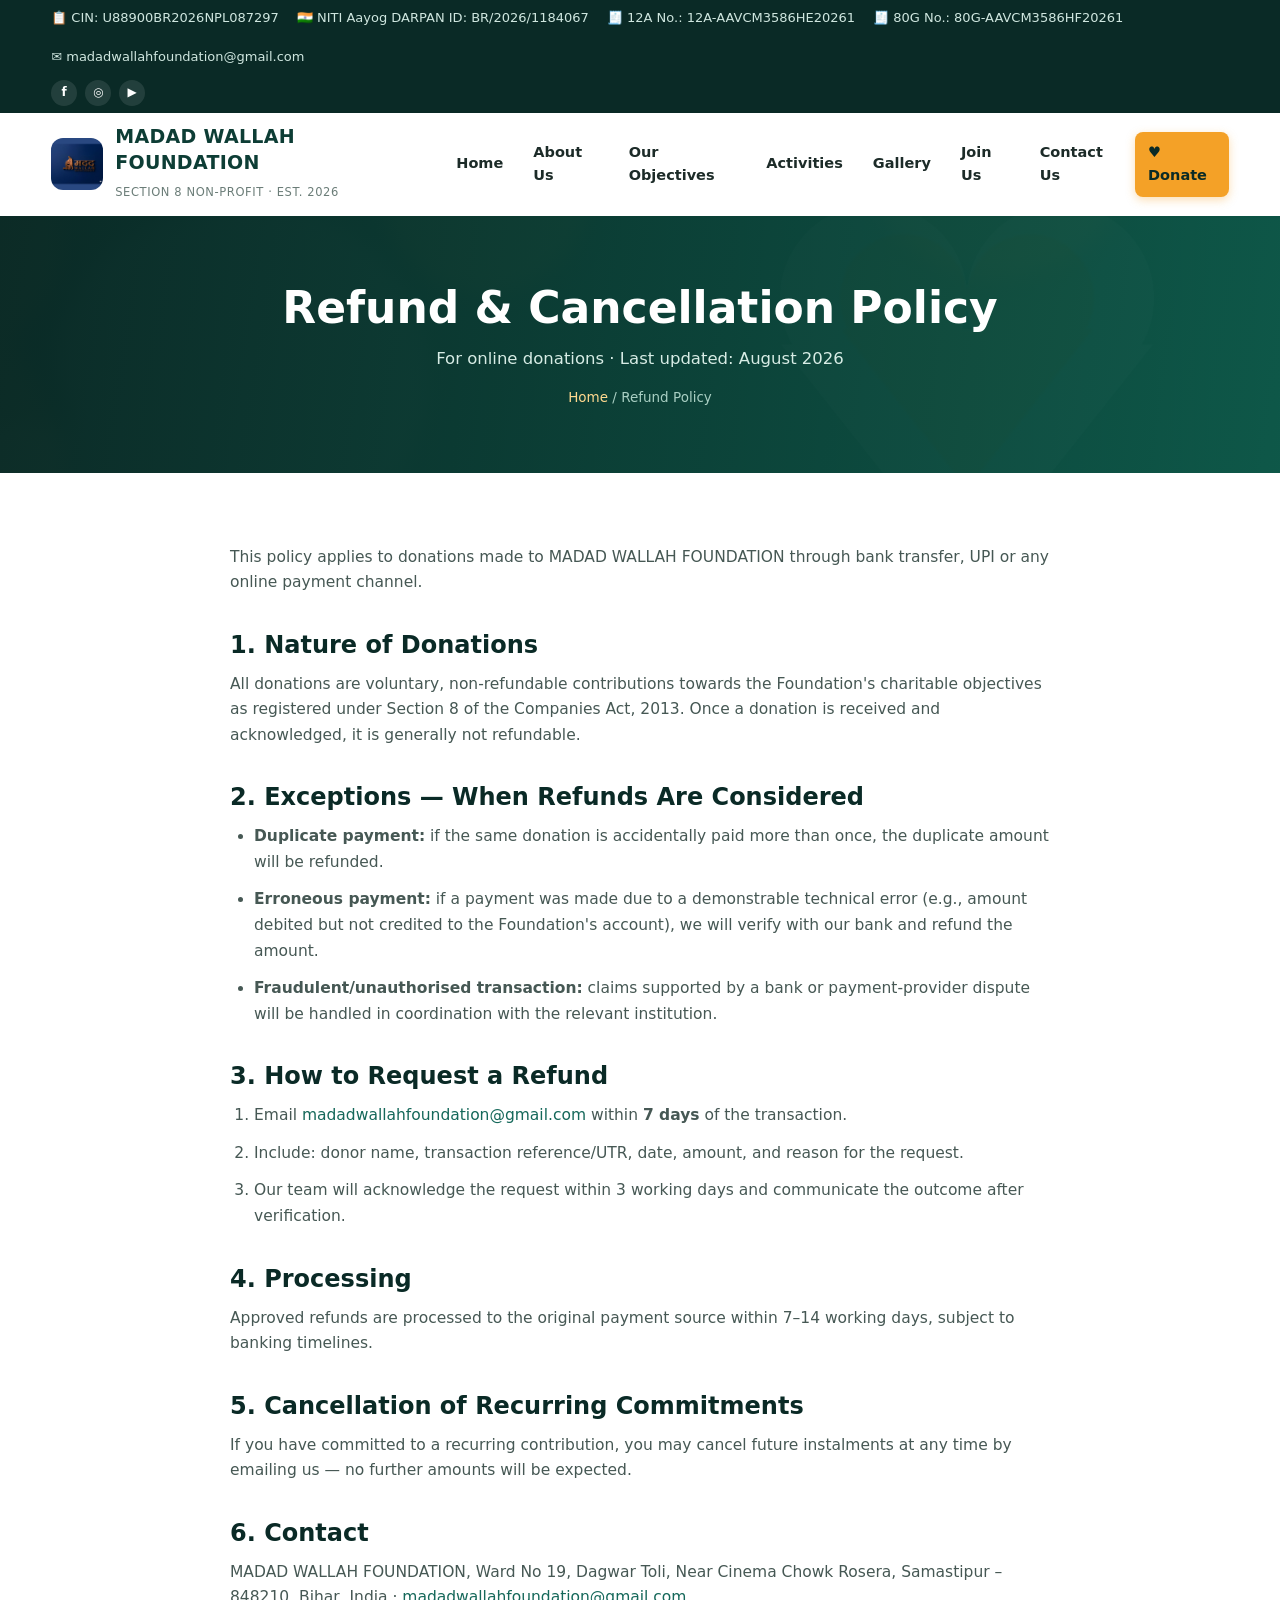
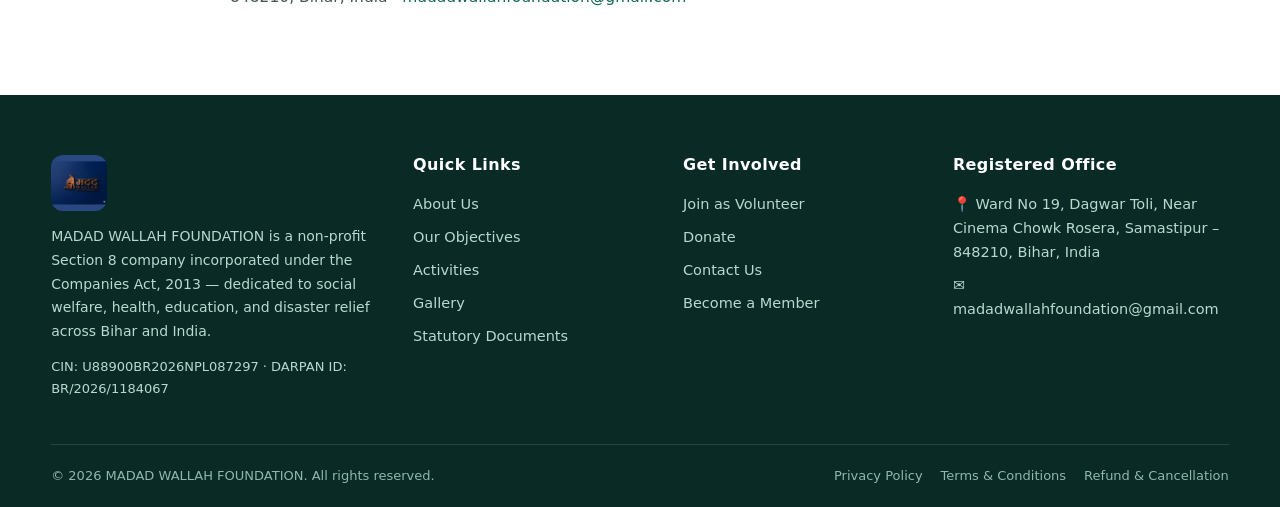
<file: refund-policy.html>
<!DOCTYPE html>
<html lang="en">
<head>
  <meta charset="UTF-8">
  <meta name="viewport" content="width=device-width, initial-scale=1.0">
  <title>Refund & Cancellation Policy — Madad Wallah Foundation</title>
  <meta name="description" content="Refund and Cancellation Policy for online donations to MADAD WALLAH FOUNDATION.">
  <link rel="icon" type="image/png" href="images/favicon.png">
  <link rel="stylesheet" href="css/style.css">
</head>
<body>
<a class="skip-link" href="#main">Skip to main content</a>

<div class="topbar">
  <div class="container">
    <div class="reg-info">
      <span>📋 CIN: U88900BR2026NPL087297</span>
      <span>🇮🇳 NITI Aayog DARPAN ID: BR/2026/1184067</span>
      <span>🧾 12A No.: 12A-AAVCM3586HE20261</span>
      <span>🧾 80G No.: 80G-AAVCM3586HF20261</span>
      <span>✉️ madadwallahfoundation@gmail.com</span>
    </div>
    <div class="socials">
      <a href="#" aria-label="Facebook" title="Facebook">f</a>
      <a href="#" aria-label="Instagram" title="Instagram">◎</a>
      <a href="#" aria-label="YouTube" title="YouTube">▶</a>
    </div>
  </div>
</div>

<header class="site-header">
  <div class="container">
    <a class="brand" href="index.html">
      <img src="images/logo.png" alt="Madad Wallah Foundation logo">
      <span>
        <span class="brand-name">MADAD WALLAH FOUNDATION</span><br>
        <span class="brand-sub">Section 8 Non-Profit · Est. 2026</span>
      </span>
    </a>
    <button class="nav-toggle" aria-label="Toggle navigation menu" aria-expanded="false">☰</button>
    <nav class="main-nav" aria-label="Primary navigation">
      <ul>
        <li><a href="index.html">Home</a></li>
        <li><a href="about.html">About Us</a></li>
        <li><a href="objectives.html">Our Objectives</a></li>
        <li><a href="activities.html">Activities</a></li>
        <li><a href="gallery.html">Gallery</a></li>
        <li><a href="join.html">Join Us</a></li>
        <li><a href="contact.html">Contact Us</a></li>
        <li><a href="donate.html" class="nav-donate">♥ Donate</a></li>
      </ul>
    </nav>
  </div>
</header>

<main id="main">
<section class="page-hero">
  <div class="container">
    <h1>Refund &amp; Cancellation Policy</h1>
    <p>For online donations · Last updated: August 2026</p>
    <div class="breadcrumb"><a href="index.html">Home</a> / Refund Policy</div>
  </div>
</section>

<section class="section">
  <div class="container prose">
    <p>This policy applies to donations made to MADAD WALLAH FOUNDATION through bank transfer, UPI or any online payment channel.</p>
    <h2>1. Nature of Donations</h2>
    <p>All donations are voluntary, non-refundable contributions towards the Foundation's charitable objectives as registered under Section 8 of the Companies Act, 2013. Once a donation is received and acknowledged, it is generally not refundable.</p>
    <h2>2. Exceptions — When Refunds Are Considered</h2>
    <ul>
      <li><strong>Duplicate payment:</strong> if the same donation is accidentally paid more than once, the duplicate amount will be refunded.</li>
      <li><strong>Erroneous payment:</strong> if a payment was made due to a demonstrable technical error (e.g., amount debited but not credited to the Foundation's account), we will verify with our bank and refund the amount.</li>
      <li><strong>Fraudulent/unauthorised transaction:</strong> claims supported by a bank or payment-provider dispute will be handled in coordination with the relevant institution.</li>
    </ul>
    <h2>3. How to Request a Refund</h2>
    <ol>
      <li>Email <a href="mailto:madadwallahfoundation@gmail.com">madadwallahfoundation@gmail.com</a> within <strong>7 days</strong> of the transaction.</li>
      <li>Include: donor name, transaction reference/UTR, date, amount, and reason for the request.</li>
      <li>Our team will acknowledge the request within 3 working days and communicate the outcome after verification.</li>
    </ol>
    <h2>4. Processing</h2>
    <p>Approved refunds are processed to the original payment source within 7–14 working days, subject to banking timelines.</p>
    <h2>5. Cancellation of Recurring Commitments</h2>
    <p>If you have committed to a recurring contribution, you may cancel future instalments at any time by emailing us — no further amounts will be expected.</p>
    <h2>6. Contact</h2>
    <p>MADAD WALLAH FOUNDATION, Ward No 19, Dagwar Toli, Near Cinema Chowk Rosera, Samastipur – 848210, Bihar, India · <a href="mailto:madadwallahfoundation@gmail.com">madadwallahfoundation@gmail.com</a></p>
  </div>
</section>

</main>

<footer class="site-footer">
  <div class="container">
    <div class="footer-grid">
      <div class="footer-brand">
        <img src="images/logo.png" alt="Madad Wallah Foundation logo">
        <p>MADAD WALLAH FOUNDATION is a non-profit Section 8 company incorporated under the Companies Act, 2013 — dedicated to social welfare, health, education, and disaster relief across Bihar and India.</p>
        <p style="margin-top:12px;font-size:13px;">CIN: U88900BR2026NPL087297 · DARPAN ID: BR/2026/1184067</p>
      </div>
      <div>
        <h4>Quick Links</h4>
        <ul>
          <li><a href="about.html">About Us</a></li>
          <li><a href="objectives.html">Our Objectives</a></li>
          <li><a href="activities.html">Activities</a></li>
          <li><a href="gallery.html">Gallery</a></li>
          <li><a href="transparency.html">Statutory Documents</a></li>
        </ul>
      </div>
      <div>
        <h4>Get Involved</h4>
        <ul>
          <li><a href="join.html">Join as Volunteer</a></li>
          <li><a href="donate.html">Donate</a></li>
          <li><a href="contact.html">Contact Us</a></li>
          <li><a href="join.html">Become a Member</a></li>
        </ul>
      </div>
      <div>
        <h4>Registered Office</h4>
        <ul>
          <li>📍 Ward No 19, Dagwar Toli, Near Cinema Chowk Rosera, Samastipur – 848210, Bihar, India</li>
          <li>✉️ <a href="mailto:madadwallahfoundation@gmail.com">madadwallahfoundation@gmail.com</a></li>
        </ul>
      </div>
    </div>
    <div class="footer-bottom">
      <span>© <span data-year>2026</span> MADAD WALLAH FOUNDATION. All rights reserved.</span>
      <div class="footer-legal">
        <a href="privacy-policy.html">Privacy Policy</a>
        <a href="terms.html">Terms &amp; Conditions</a>
        <a href="refund-policy.html">Refund &amp; Cancellation</a>
      </div>
    </div>
  </div>
</footer>

<button class="back-top" aria-label="Back to top">↑</button>
<script src="js/main.js"></script>
</body>
</html>
</file>
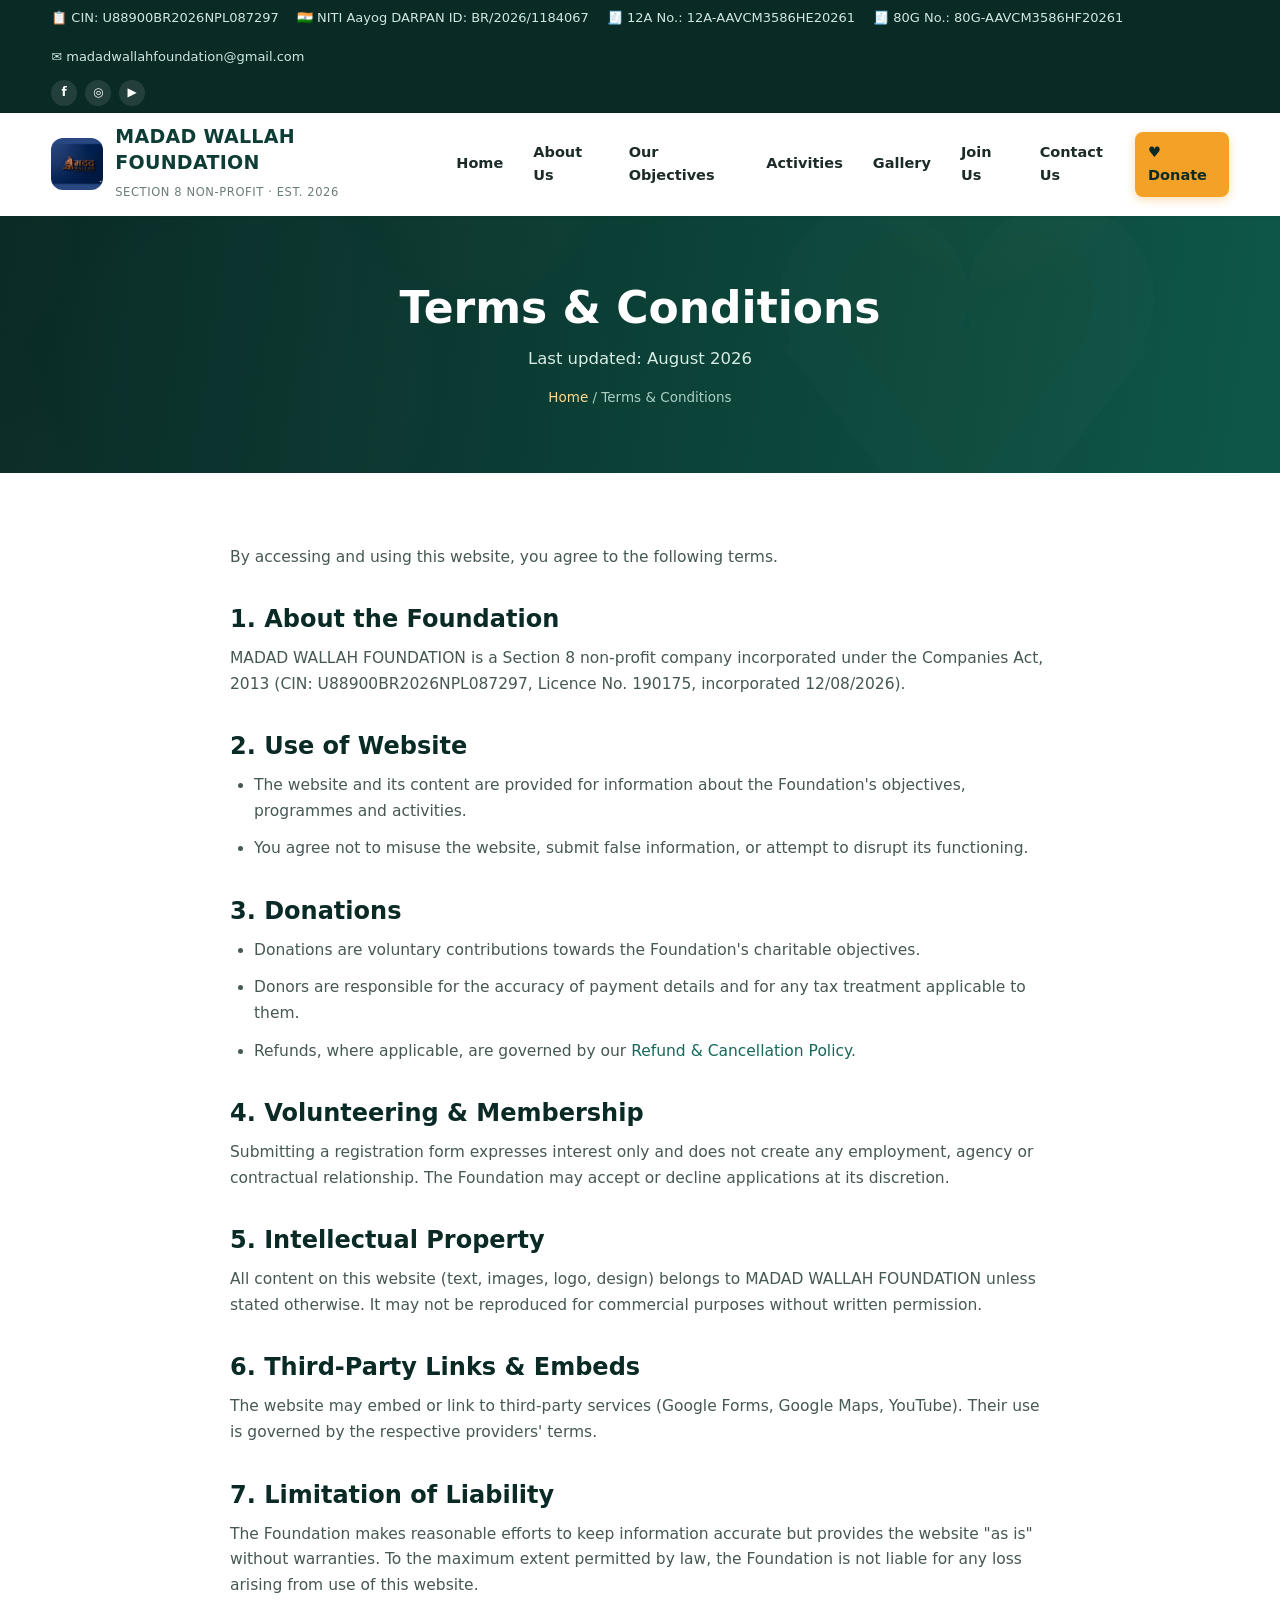
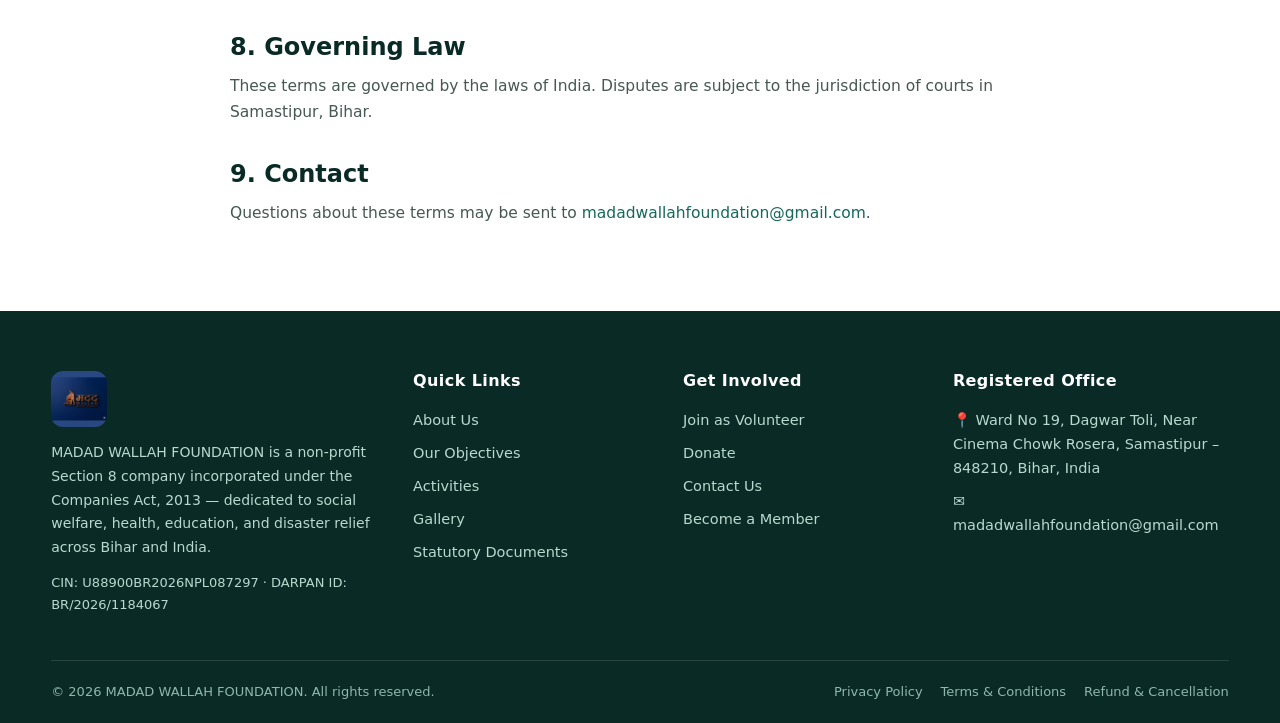
<file: terms.html>
<!DOCTYPE html>
<html lang="en">
<head>
  <meta charset="UTF-8">
  <meta name="viewport" content="width=device-width, initial-scale=1.0">
  <title>Terms & Conditions — Madad Wallah Foundation</title>
  <meta name="description" content="Terms and Conditions for using the MADAD WALLAH FOUNDATION website.">
  <link rel="icon" type="image/png" href="images/favicon.png">
  <link rel="stylesheet" href="css/style.css">
</head>
<body>
<a class="skip-link" href="#main">Skip to main content</a>

<div class="topbar">
  <div class="container">
    <div class="reg-info">
      <span>📋 CIN: U88900BR2026NPL087297</span>
      <span>🇮🇳 NITI Aayog DARPAN ID: BR/2026/1184067</span>
      <span>🧾 12A No.: 12A-AAVCM3586HE20261</span>
      <span>🧾 80G No.: 80G-AAVCM3586HF20261</span>
      <span>✉️ madadwallahfoundation@gmail.com</span>
    </div>
    <div class="socials">
      <a href="#" aria-label="Facebook" title="Facebook">f</a>
      <a href="#" aria-label="Instagram" title="Instagram">◎</a>
      <a href="#" aria-label="YouTube" title="YouTube">▶</a>
    </div>
  </div>
</div>

<header class="site-header">
  <div class="container">
    <a class="brand" href="index.html">
      <img src="images/logo.png" alt="Madad Wallah Foundation logo">
      <span>
        <span class="brand-name">MADAD WALLAH FOUNDATION</span><br>
        <span class="brand-sub">Section 8 Non-Profit · Est. 2026</span>
      </span>
    </a>
    <button class="nav-toggle" aria-label="Toggle navigation menu" aria-expanded="false">☰</button>
    <nav class="main-nav" aria-label="Primary navigation">
      <ul>
        <li><a href="index.html">Home</a></li>
        <li><a href="about.html">About Us</a></li>
        <li><a href="objectives.html">Our Objectives</a></li>
        <li><a href="activities.html">Activities</a></li>
        <li><a href="gallery.html">Gallery</a></li>
        <li><a href="join.html">Join Us</a></li>
        <li><a href="contact.html">Contact Us</a></li>
        <li><a href="donate.html" class="nav-donate">♥ Donate</a></li>
      </ul>
    </nav>
  </div>
</header>

<main id="main">
<section class="page-hero">
  <div class="container">
    <h1>Terms &amp; Conditions</h1>
    <p>Last updated: August 2026</p>
    <div class="breadcrumb"><a href="index.html">Home</a> / Terms & Conditions</div>
  </div>
</section>

<section class="section">
  <div class="container prose">
    <p>By accessing and using this website, you agree to the following terms.</p>
    <h2>1. About the Foundation</h2>
    <p>MADAD WALLAH FOUNDATION is a Section 8 non-profit company incorporated under the Companies Act, 2013 (CIN: U88900BR2026NPL087297, Licence No. 190175, incorporated 12/08/2026).</p>
    <h2>2. Use of Website</h2>
    <ul>
      <li>The website and its content are provided for information about the Foundation's objectives, programmes and activities.</li>
      <li>You agree not to misuse the website, submit false information, or attempt to disrupt its functioning.</li>
    </ul>
    <h2>3. Donations</h2>
    <ul>
      <li>Donations are voluntary contributions towards the Foundation's charitable objectives.</li>
      <li>Donors are responsible for the accuracy of payment details and for any tax treatment applicable to them.</li>
      <li>Refunds, where applicable, are governed by our <a href="refund-policy.html">Refund &amp; Cancellation Policy</a>.</li>
    </ul>
    <h2>4. Volunteering &amp; Membership</h2>
    <p>Submitting a registration form expresses interest only and does not create any employment, agency or contractual relationship. The Foundation may accept or decline applications at its discretion.</p>
    <h2>5. Intellectual Property</h2>
    <p>All content on this website (text, images, logo, design) belongs to MADAD WALLAH FOUNDATION unless stated otherwise. It may not be reproduced for commercial purposes without written permission.</p>
    <h2>6. Third-Party Links &amp; Embeds</h2>
    <p>The website may embed or link to third-party services (Google Forms, Google Maps, YouTube). Their use is governed by the respective providers' terms.</p>
    <h2>7. Limitation of Liability</h2>
    <p>The Foundation makes reasonable efforts to keep information accurate but provides the website "as is" without warranties. To the maximum extent permitted by law, the Foundation is not liable for any loss arising from use of this website.</p>
    <h2>8. Governing Law</h2>
    <p>These terms are governed by the laws of India. Disputes are subject to the jurisdiction of courts in Samastipur, Bihar.</p>
    <h2>9. Contact</h2>
    <p>Questions about these terms may be sent to <a href="mailto:madadwallahfoundation@gmail.com">madadwallahfoundation@gmail.com</a>.</p>
  </div>
</section>

</main>

<footer class="site-footer">
  <div class="container">
    <div class="footer-grid">
      <div class="footer-brand">
        <img src="images/logo.png" alt="Madad Wallah Foundation logo">
        <p>MADAD WALLAH FOUNDATION is a non-profit Section 8 company incorporated under the Companies Act, 2013 — dedicated to social welfare, health, education, and disaster relief across Bihar and India.</p>
        <p style="margin-top:12px;font-size:13px;">CIN: U88900BR2026NPL087297 · DARPAN ID: BR/2026/1184067</p>
      </div>
      <div>
        <h4>Quick Links</h4>
        <ul>
          <li><a href="about.html">About Us</a></li>
          <li><a href="objectives.html">Our Objectives</a></li>
          <li><a href="activities.html">Activities</a></li>
          <li><a href="gallery.html">Gallery</a></li>
          <li><a href="transparency.html">Statutory Documents</a></li>
        </ul>
      </div>
      <div>
        <h4>Get Involved</h4>
        <ul>
          <li><a href="join.html">Join as Volunteer</a></li>
          <li><a href="donate.html">Donate</a></li>
          <li><a href="contact.html">Contact Us</a></li>
          <li><a href="join.html">Become a Member</a></li>
        </ul>
      </div>
      <div>
        <h4>Registered Office</h4>
        <ul>
          <li>📍 Ward No 19, Dagwar Toli, Near Cinema Chowk Rosera, Samastipur – 848210, Bihar, India</li>
          <li>✉️ <a href="mailto:madadwallahfoundation@gmail.com">madadwallahfoundation@gmail.com</a></li>
        </ul>
      </div>
    </div>
    <div class="footer-bottom">
      <span>© <span data-year>2026</span> MADAD WALLAH FOUNDATION. All rights reserved.</span>
      <div class="footer-legal">
        <a href="privacy-policy.html">Privacy Policy</a>
        <a href="terms.html">Terms &amp; Conditions</a>
        <a href="refund-policy.html">Refund &amp; Cancellation</a>
      </div>
    </div>
  </div>
</footer>

<button class="back-top" aria-label="Back to top">↑</button>
<script src="js/main.js"></script>
</body>
</html>
</file>
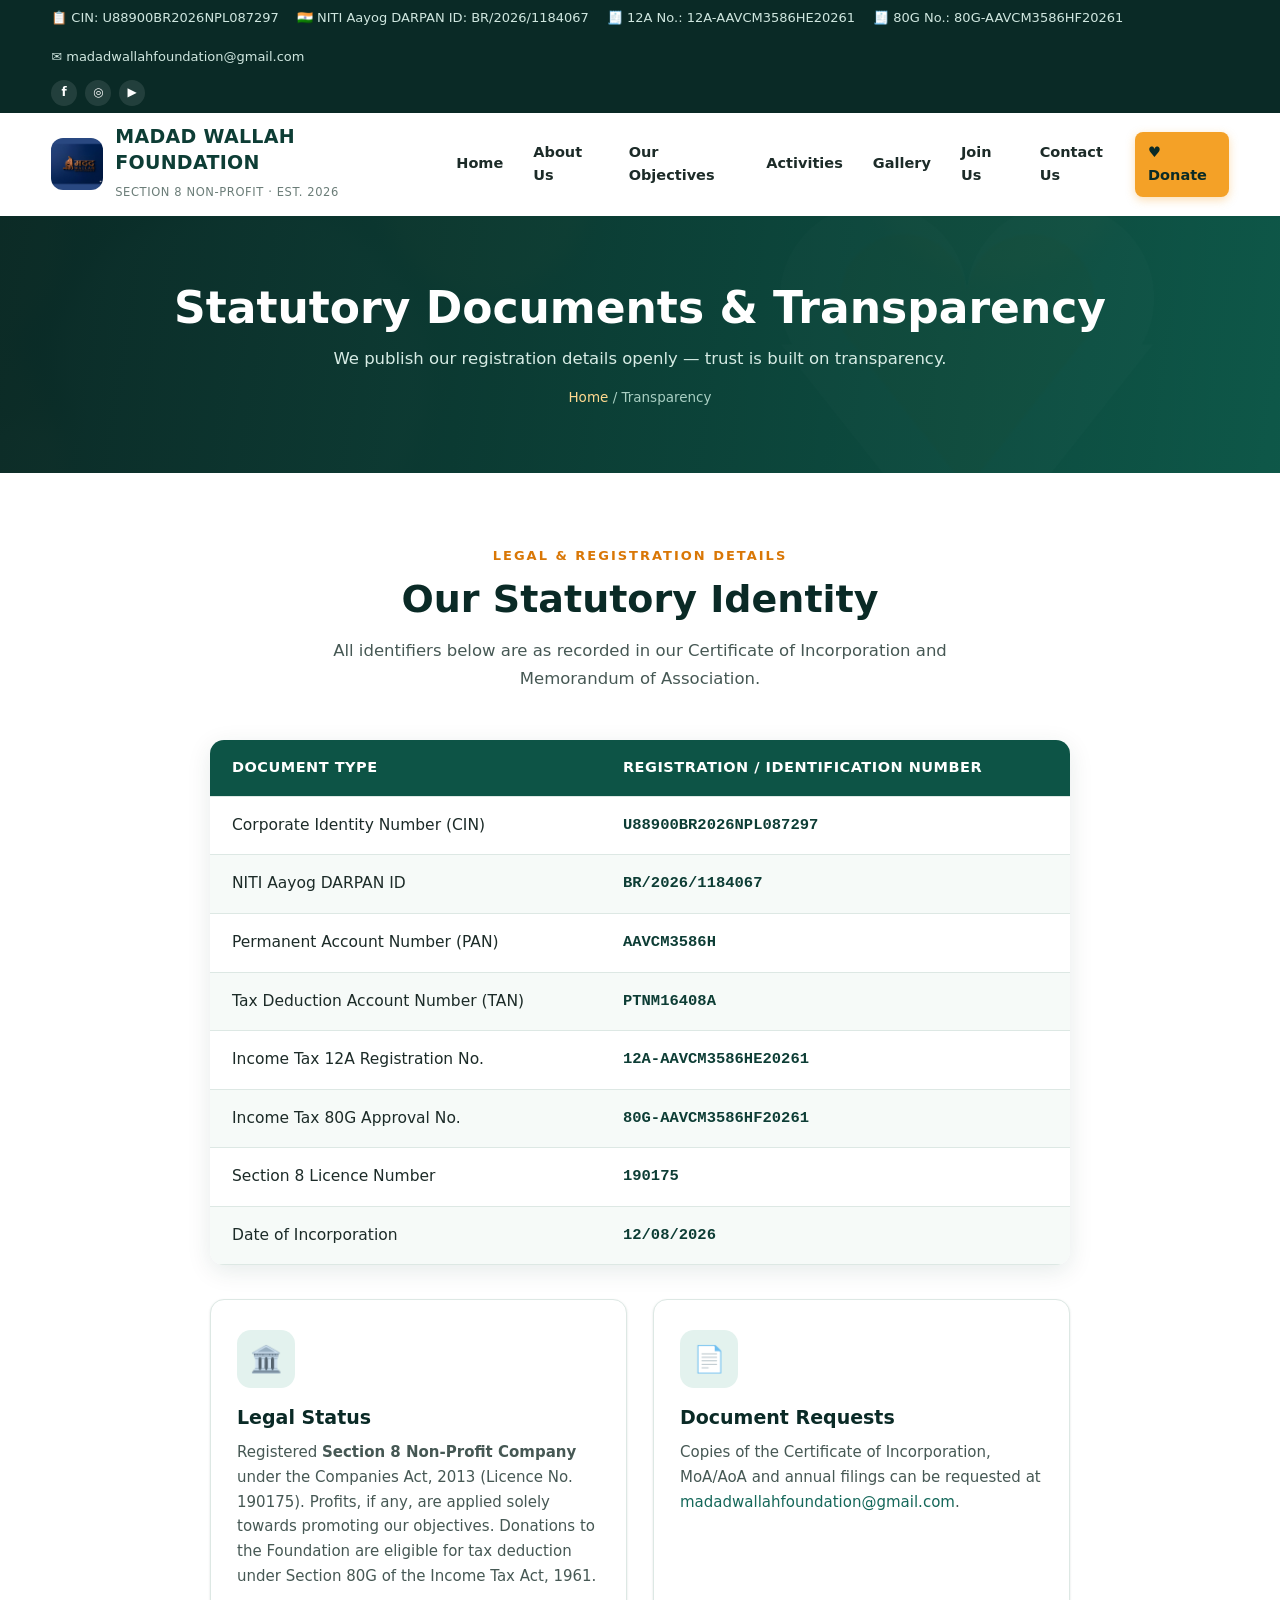
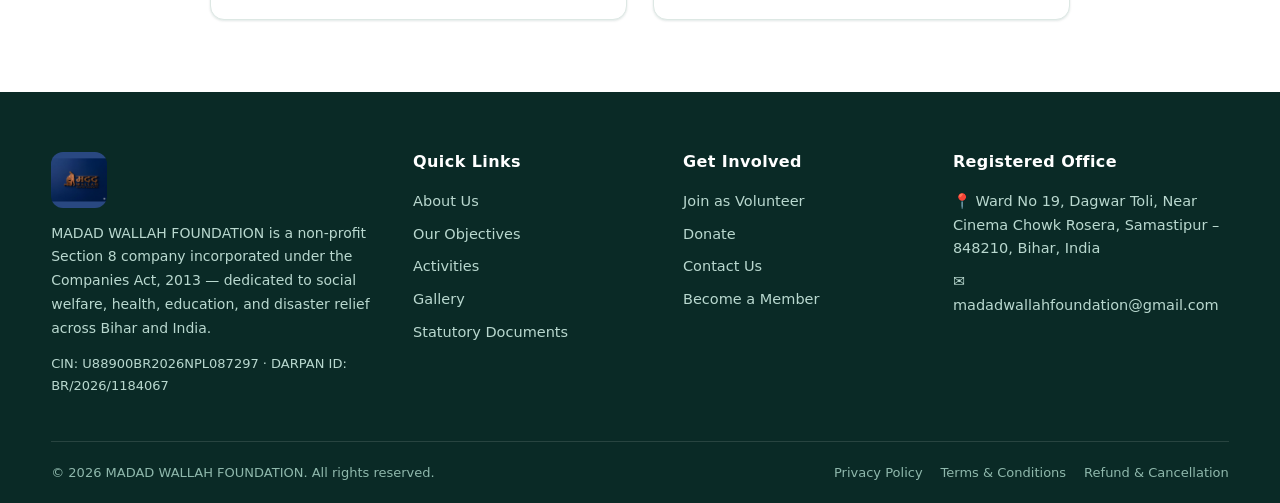
<file: transparency.html>
<!DOCTYPE html>
<html lang="en">
<head>
  <meta charset="UTF-8">
  <meta name="viewport" content="width=device-width, initial-scale=1.0">
  <title>Statutory Documents & Transparency — Madad Wallah Foundation</title>
  <meta name="description" content="Statutory registration details of MADAD WALLAH FOUNDATION: CIN, DARPAN ID, PAN, TAN, Section 8 licence, Income Tax 12A and 80G registrations, and date of incorporation.">
  <link rel="icon" type="image/png" href="images/favicon.png">
  <link rel="stylesheet" href="css/style.css">
</head>
<body>
<a class="skip-link" href="#main">Skip to main content</a>

<div class="topbar">
  <div class="container">
    <div class="reg-info">
      <span>📋 CIN: U88900BR2026NPL087297</span>
      <span>🇮🇳 NITI Aayog DARPAN ID: BR/2026/1184067</span>
      <span>🧾 12A No.: 12A-AAVCM3586HE20261</span>
      <span>🧾 80G No.: 80G-AAVCM3586HF20261</span>
      <span>✉️ madadwallahfoundation@gmail.com</span>
    </div>
    <div class="socials">
      <a href="#" aria-label="Facebook" title="Facebook">f</a>
      <a href="#" aria-label="Instagram" title="Instagram">◎</a>
      <a href="#" aria-label="YouTube" title="YouTube">▶</a>
    </div>
  </div>
</div>

<header class="site-header">
  <div class="container">
    <a class="brand" href="index.html">
      <img src="images/logo.png" alt="Madad Wallah Foundation logo">
      <span>
        <span class="brand-name">MADAD WALLAH FOUNDATION</span><br>
        <span class="brand-sub">Section 8 Non-Profit · Est. 2026</span>
      </span>
    </a>
    <button class="nav-toggle" aria-label="Toggle navigation menu" aria-expanded="false">☰</button>
    <nav class="main-nav" aria-label="Primary navigation">
      <ul>
        <li><a href="index.html">Home</a></li>
        <li><a href="about.html">About Us</a></li>
        <li><a href="objectives.html">Our Objectives</a></li>
        <li><a href="activities.html">Activities</a></li>
        <li><a href="gallery.html">Gallery</a></li>
        <li><a href="join.html">Join Us</a></li>
        <li><a href="contact.html">Contact Us</a></li>
        <li><a href="donate.html" class="nav-donate">♥ Donate</a></li>
      </ul>
    </nav>
  </div>
</header>

<main id="main">
<section class="page-hero">
  <div class="container">
    <h1>Statutory Documents &amp; Transparency</h1>
    <p>We publish our registration details openly — trust is built on transparency.</p>
    <div class="breadcrumb"><a href="index.html">Home</a> / Transparency</div>
  </div>
</section>

<section class="section">
  <div class="container">
    <div class="section-head">
      <span class="eyebrow">Legal &amp; Registration Details</span>
      <h2>Our Statutory Identity</h2>
      <p>All identifiers below are as recorded in our Certificate of Incorporation and Memorandum of Association.</p>
    </div>
    <div style="max-width:860px;margin:0 auto;">
      <table class="doc-table">
        <thead>
          <tr><th>Document Type</th><th>Registration / Identification Number</th></tr>
        </thead>
        <tbody>
          <tr><td>Corporate Identity Number (CIN)</td><td>U88900BR2026NPL087297</td></tr>
          <tr><td>NITI Aayog DARPAN ID</td><td>BR/2026/1184067</td></tr>
          <tr><td>Permanent Account Number (PAN)</td><td>AAVCM3586H</td></tr>
          <tr><td>Tax Deduction Account Number (TAN)</td><td>PTNM16408A</td></tr>
          <tr><td>Income Tax 12A Registration No.</td><td>12A-AAVCM3586HE20261</td></tr>
          <tr><td>Income Tax 80G Approval No.</td><td>80G-AAVCM3586HF20261</td></tr>
          <tr><td>Section 8 Licence Number</td><td>190175</td></tr>
          <tr><td>Date of Incorporation</td><td>12/08/2026</td></tr>
        </tbody>
      </table>
      <div class="grid grid-2" style="margin-top:34px;">
        <div class="card">
          <div class="icon">🏛️</div>
          <h3>Legal Status</h3>
          <p>Registered <strong>Section 8 Non-Profit Company</strong> under the Companies Act, 2013 (Licence No. 190175). Profits, if any, are applied solely towards promoting our objectives. Donations to the Foundation are eligible for tax deduction under Section 80G of the Income Tax Act, 1961.</p>
        </div>
        <div class="card">
          <div class="icon">📄</div>
          <h3>Document Requests</h3>
          <p>Copies of the Certificate of Incorporation, MoA/AoA and annual filings can be requested at
          <a href="mailto:madadwallahfoundation@gmail.com">madadwallahfoundation@gmail.com</a>.</p>
        </div>
      </div>
    </div>
  </div>
</section>

</main>

<footer class="site-footer">
  <div class="container">
    <div class="footer-grid">
      <div class="footer-brand">
        <img src="images/logo.png" alt="Madad Wallah Foundation logo">
        <p>MADAD WALLAH FOUNDATION is a non-profit Section 8 company incorporated under the Companies Act, 2013 — dedicated to social welfare, health, education, and disaster relief across Bihar and India.</p>
        <p style="margin-top:12px;font-size:13px;">CIN: U88900BR2026NPL087297 · DARPAN ID: BR/2026/1184067</p>
      </div>
      <div>
        <h4>Quick Links</h4>
        <ul>
          <li><a href="about.html">About Us</a></li>
          <li><a href="objectives.html">Our Objectives</a></li>
          <li><a href="activities.html">Activities</a></li>
          <li><a href="gallery.html">Gallery</a></li>
          <li><a href="transparency.html">Statutory Documents</a></li>
        </ul>
      </div>
      <div>
        <h4>Get Involved</h4>
        <ul>
          <li><a href="join.html">Join as Volunteer</a></li>
          <li><a href="donate.html">Donate</a></li>
          <li><a href="contact.html">Contact Us</a></li>
          <li><a href="join.html">Become a Member</a></li>
        </ul>
      </div>
      <div>
        <h4>Registered Office</h4>
        <ul>
          <li>📍 Ward No 19, Dagwar Toli, Near Cinema Chowk Rosera, Samastipur – 848210, Bihar, India</li>
          <li>✉️ <a href="mailto:madadwallahfoundation@gmail.com">madadwallahfoundation@gmail.com</a></li>
        </ul>
      </div>
    </div>
    <div class="footer-bottom">
      <span>© <span data-year>2026</span> MADAD WALLAH FOUNDATION. All rights reserved.</span>
      <div class="footer-legal">
        <a href="privacy-policy.html">Privacy Policy</a>
        <a href="terms.html">Terms &amp; Conditions</a>
        <a href="refund-policy.html">Refund &amp; Cancellation</a>
      </div>
    </div>
  </div>
</footer>

<button class="back-top" aria-label="Back to top">↑</button>
<script src="js/main.js"></script>
</body>
</html>
</file>
<file: css/style.css>
/* ============================================================
   MADAD WALLAH FOUNDATION — Main Stylesheet
   Production NGO website · Section 8 Company
   ============================================================ */

:root {
  --green-900: #0a2a26;
  --green-800: #0d3d35;
  --green-700: #0d5446;
  --green-600: #15685a;
  --green-500: #1e8a72;
  --green-100: #e3f2ee;
  --green-50:  #f2faf7;
  --saffron-600: #d97706;
  --saffron-500: #f4a127;
  --saffron-100: #fdf0dc;
  --ink: #1c2b28;
  --ink-soft: #465854;
  --muted: #6b7d78;
  --line: #dde8e4;
  --bg: #ffffff;
  --bg-soft: #f6faf8;
  --white: #ffffff;
  --danger: #b91c1c;
  --radius: 14px;
  --radius-sm: 9px;
  --shadow-sm: 0 1px 3px rgba(13, 61, 53, .08), 0 1px 2px rgba(13, 61, 53, .05);
  --shadow-md: 0 6px 24px rgba(13, 61, 53, .10);
  --shadow-lg: 0 18px 48px rgba(13, 61, 53, .16);
  --font-head: "Segoe UI", "Trebuchet MS", system-ui, -apple-system, sans-serif;
  --font-body: "Segoe UI", system-ui, -apple-system, "Helvetica Neue", Arial, sans-serif;
}

* { margin: 0; padding: 0; box-sizing: border-box; }
html { scroll-behavior: smooth; }
body {
  font-family: var(--font-body);
  color: var(--ink);
  background: var(--bg);
  line-height: 1.65;
  font-size: 16px;
  -webkit-font-smoothing: antialiased;
}
img { max-width: 100%; display: block; }
a { color: var(--green-600); text-decoration: none; }
a:hover { color: var(--green-500); }
h1, h2, h3, h4 { font-family: var(--font-head); line-height: 1.25; color: var(--green-900); }
.container { width: min(1180px, 92%); margin: 0 auto; }
.section { padding: 72px 0; }
.section-soft { background: var(--bg-soft); }
.section-dark { background: var(--green-800); color: #dcefe9; }
.section-dark h2, .section-dark h3 { color: #fff; }

/* ---------- accessibility ---------- */
.skip-link {
  position: absolute; left: -9999px; top: 0; z-index: 200;
  background: var(--green-700); color: #fff; padding: 10px 18px; border-radius: 0 0 8px 0;
}
.skip-link:focus { left: 0; color: #fff; }
:focus-visible { outline: 3px solid var(--saffron-500); outline-offset: 2px; }

/* ---------- top info bar ---------- */
.topbar {
  background: var(--green-900);
  color: #cfe6df;
  font-size: 13px;
}
.topbar .container {
  display: flex; align-items: center; justify-content: space-between;
  gap: 12px; padding: 7px 0; flex-wrap: wrap;
}
.topbar .reg-info { display: flex; gap: 18px; flex-wrap: wrap; }
.topbar .reg-info span { display: inline-flex; align-items: center; gap: 6px; }
.topbar .socials { display: flex; gap: 8px; }
.topbar .socials a {
  width: 26px; height: 26px; border-radius: 50%;
  display: inline-flex; align-items: center; justify-content: center;
  background: rgba(255,255,255,.10); color: #fff; font-size: 12px; font-weight: 700;
  transition: background .2s;
}
.topbar .socials a:hover { background: var(--saffron-500); color: var(--green-900); }

/* ---------- header / nav ---------- */
.site-header {
  background: #fff; position: sticky; top: 0; z-index: 100;
  box-shadow: var(--shadow-sm);
}
.site-header .container {
  display: flex; align-items: center; justify-content: space-between;
  padding: 12px 0; gap: 20px;
}
.brand { display: flex; align-items: center; gap: 12px; }
.brand img { width: 52px; height: 52px; border-radius: 12px; }
.brand .brand-name { font-family: var(--font-head); font-weight: 800; font-size: 19px; color: var(--green-800); letter-spacing: .3px; line-height: 1.15; }
.brand .brand-sub { font-size: 11.5px; color: var(--muted); letter-spacing: .6px; text-transform: uppercase; }

.main-nav ul { display: flex; list-style: none; gap: 4px; align-items: center; }
.main-nav a {
  display: block; padding: 9px 13px; border-radius: 8px;
  color: var(--ink); font-weight: 600; font-size: 14.5px; transition: all .18s;
}
.main-nav a:hover { background: var(--green-100); color: var(--green-700); }
.main-nav a.active { color: var(--green-700); background: var(--green-100); }
.main-nav a.nav-donate {
  background: var(--saffron-500); color: var(--green-900); font-weight: 800;
  box-shadow: 0 3px 10px rgba(244,161,39,.35);
}
.main-nav a.nav-donate:hover { background: var(--saffron-600); color: #fff; }

.nav-toggle {
  display: none; background: none; border: 2px solid var(--green-700);
  border-radius: 8px; padding: 7px 11px; cursor: pointer; color: var(--green-700);
  font-size: 20px; line-height: 1;
}

/* ---------- buttons ---------- */
.btn {
  display: inline-flex; align-items: center; justify-content: center; gap: 9px;
  padding: 13px 28px; border-radius: 999px; font-weight: 700; font-size: 15.5px;
  border: 2px solid transparent; cursor: pointer; transition: all .2s; text-align: center;
}
.btn-primary { background: var(--green-700); color: #fff; }
.btn-primary:hover { background: var(--green-600); color: #fff; transform: translateY(-2px); box-shadow: var(--shadow-md); }
.btn-accent { background: var(--saffron-500); color: var(--green-900); }
.btn-accent:hover { background: var(--saffron-600); color: #fff; transform: translateY(-2px); box-shadow: var(--shadow-md); }
.btn-outline { border-color: #fff; color: #fff; background: rgba(255,255,255,.06); }
.btn-outline:hover { background: #fff; color: var(--green-800); }
.btn-outline-dark { border-color: var(--green-700); color: var(--green-700); }
.btn-outline-dark:hover { background: var(--green-700); color: #fff; }
.btn-lg { padding: 16px 36px; font-size: 17px; }
.btn-block { width: 100%; }

/* ---------- hero ---------- */
.hero {
  position: relative; color: #fff; overflow: hidden;
  background: linear-gradient(100deg, rgba(10,42,38,.92) 0%, rgba(13,84,70,.82) 45%, rgba(21,110,88,.62) 100%),
              url("../images/hero-main.jpg") center/cover no-repeat;
}
.hero .container { padding: 108px 0 96px; position: relative; z-index: 2; }
.hero .kicker {
  display: inline-block; background: rgba(244,161,39,.16); border: 1px solid rgba(244,161,39,.5);
  color: #ffd98f; padding: 6px 16px; border-radius: 999px; font-size: 13.5px; font-weight: 700;
  letter-spacing: 1.2px; text-transform: uppercase; margin-bottom: 22px;
}
.hero h1 { color: #fff; font-size: clamp(30px, 4.6vw, 54px); font-weight: 800; max-width: 820px; margin-bottom: 14px; }
.hero .tagline { font-size: clamp(17px, 2vw, 21px); color: #ffe3ae; font-weight: 600; margin-bottom: 18px; }
.hero p.intro { max-width: 680px; font-size: 16.5px; color: #e6f4ef; margin-bottom: 34px; }
.hero .cta-row { display: flex; gap: 16px; flex-wrap: wrap; }

/* ---------- section headings ---------- */
.section-head { text-align: center; max-width: 720px; margin: 0 auto 48px; }
.section-head .eyebrow {
  color: var(--saffron-600); font-weight: 800; letter-spacing: 2px; text-transform: uppercase;
  font-size: 13px; margin-bottom: 10px; display: block;
}
.section-head h2 { font-size: clamp(26px, 3.2vw, 38px); margin-bottom: 14px; }
.section-head p { color: var(--ink-soft); font-size: 16.5px; }

/* ---------- cards / grids ---------- */
.grid { display: grid; gap: 26px; }
.grid-2 { grid-template-columns: repeat(2, 1fr); }
.grid-3 { grid-template-columns: repeat(3, 1fr); }
.grid-4 { grid-template-columns: repeat(4, 1fr); }

.card {
  background: #fff; border: 1px solid var(--line); border-radius: var(--radius);
  padding: 30px 26px; box-shadow: var(--shadow-sm); transition: all .22s;
}
.card:hover { transform: translateY(-5px); box-shadow: var(--shadow-md); border-color: #c4ddd5; }
.card .icon {
  width: 58px; height: 58px; border-radius: 14px; display: flex; align-items: center; justify-content: center;
  font-size: 26px; margin-bottom: 18px; background: var(--green-100);
}
.card h3 { font-size: 19px; margin-bottom: 10px; }
.card p { color: var(--ink-soft); font-size: 15px; }

/* ---------- stats strip ---------- */
.stats { background: var(--green-800); color: #fff; }
.stats .container { display: grid; grid-template-columns: repeat(4, 1fr); gap: 20px; padding: 44px 0; text-align: center; }
.stat .num { font-size: 38px; font-weight: 800; color: var(--saffron-500); font-family: var(--font-head); }
.stat .lbl { font-size: 14px; color: #cfe6df; letter-spacing: .4px; }

/* ---------- news ---------- */
.news-item {
  display: flex; gap: 18px; background: #fff; border: 1px solid var(--line);
  border-radius: var(--radius); padding: 22px; box-shadow: var(--shadow-sm);
}
.news-item .date {
  flex: 0 0 66px; text-align: center; background: var(--green-100); border-radius: 10px;
  padding: 10px 6px; height: fit-content;
}
.news-item .date .d { font-size: 24px; font-weight: 800; color: var(--green-700); line-height: 1; }
.news-item .date .m { font-size: 12px; font-weight: 700; color: var(--green-600); text-transform: uppercase; }
.news-item h3 { font-size: 16.5px; margin-bottom: 6px; }
.news-item p { font-size: 14.5px; color: var(--ink-soft); }
.badge-new {
  display: inline-block; background: var(--saffron-100); color: var(--saffron-600);
  font-size: 11px; font-weight: 800; padding: 2px 9px; border-radius: 999px;
  letter-spacing: .8px; text-transform: uppercase; margin-left: 8px; vertical-align: middle;
}

/* ---------- page hero (inner pages) ---------- */
.page-hero {
  background: linear-gradient(100deg, rgba(10,42,38,.94), rgba(13,84,70,.86)),
              url("../images/hero-main.jpg") center/cover no-repeat;
  color: #fff; padding: 64px 0; text-align: center;
}
.page-hero h1 { color: #fff; font-size: clamp(28px, 4vw, 44px); margin-bottom: 10px; }
.page-hero p { color: #d7ece5; max-width: 640px; margin: 0 auto; font-size: 16.5px; }
.breadcrumb { font-size: 13.5px; color: #a9cfc3; margin-top: 14px; }
.breadcrumb a { color: #ffd98f; }

/* ---------- about ---------- */
.about-split { display: grid; grid-template-columns: 1.05fr .95fr; gap: 54px; align-items: center; }
.about-split img { border-radius: var(--radius); box-shadow: var(--shadow-lg); }
.vm-card { border-left: 5px solid var(--saffron-500); }
.vm-card.mission { border-left-color: var(--green-600); }

.leader-card { text-align: center; }
.leader-card img {
  width: 132px; height: 132px; border-radius: 50%; margin: 0 auto 16px;
  border: 4px solid var(--green-100); box-shadow: var(--shadow-sm); object-fit: cover;
}
.leader-card h3 { font-size: 18px; }
.leader-card .role { color: var(--saffron-600); font-weight: 700; font-size: 13.5px; text-transform: uppercase; letter-spacing: 1px; margin-bottom: 8px; }
.leader-card p { font-size: 14px; }
.bio-list { list-style: none; margin-top: 14px; text-align: left; border-top: 1px solid var(--line); }
.bio-list li {
  display: flex; justify-content: space-between; gap: 12px; padding: 9px 4px;
  border-bottom: 1px dashed var(--line); font-size: 14px;
}
.bio-list .bio-label { color: var(--muted); font-weight: 600; white-space: nowrap; }
.bio-list .bio-value { color: var(--green-900); font-weight: 700; text-align: right; }

/* ---------- objectives ---------- */
.obj-card { position: relative; overflow: hidden; }
.obj-card::before {
  content: ""; position: absolute; top: 0; left: 0; right: 0; height: 4px;
  background: linear-gradient(90deg, var(--green-600), var(--saffron-500));
}
.obj-card ul { list-style: none; margin-top: 12px; }
.obj-card li { padding: 5px 0 5px 24px; position: relative; font-size: 14.5px; color: var(--ink-soft); }
.obj-card li::before { content: "✓"; position: absolute; left: 0; color: var(--green-600); font-weight: 800; }

/* ---------- activities ---------- */
.activity-card { padding: 0; overflow: hidden; }
.activity-card img { height: 210px; width: 100%; object-fit: cover; }
.activity-card .body { padding: 24px; }
.activity-card .tag {
  display: inline-block; background: var(--green-100); color: var(--green-700);
  font-size: 12px; font-weight: 800; padding: 4px 12px; border-radius: 999px;
  letter-spacing: .6px; text-transform: uppercase; margin-bottom: 12px;
}

/* ---------- gallery ---------- */
.gallery-grid { display: grid; grid-template-columns: repeat(3, 1fr); gap: 22px; }
.gallery-item {
  position: relative; border-radius: var(--radius); overflow: hidden; cursor: pointer;
  box-shadow: var(--shadow-sm); border: none; padding: 0; background: none; display: block; width: 100%;
}
.gallery-item img { width: 100%; height: 260px; object-fit: cover; transition: transform .35s; }
.gallery-item:hover img { transform: scale(1.06); }
.gallery-item .cap {
  position: absolute; inset: auto 0 0 0; padding: 34px 18px 14px; color: #fff; text-align: left;
  background: linear-gradient(transparent, rgba(8,20,18,.85)); font-weight: 700; font-size: 15px;
}
.gallery-item .cap small { display: block; font-weight: 400; color: #ffd98f; font-size: 12.5px; }

/* lightbox */
.lightbox {
  position: fixed; inset: 0; background: rgba(6,18,16,.92); z-index: 300;
  display: none; align-items: center; justify-content: center; padding: 30px;
}
.lightbox.open { display: flex; }
.lightbox img { max-width: min(960px, 94vw); max-height: 82vh; border-radius: 12px; box-shadow: var(--shadow-lg); }
.lightbox .lb-close {
  position: absolute; top: 22px; right: 30px; background: none; border: none; color: #fff;
  font-size: 40px; cursor: pointer; line-height: 1;
}
.lightbox .lb-cap { position: absolute; bottom: 26px; color: #e6f4ef; font-size: 15px; text-align: center; width: 100%; }

.video-grid { display: grid; grid-template-columns: repeat(2, 1fr); gap: 26px; }
.video-frame { position: relative; padding-bottom: 56.25%; border-radius: var(--radius); overflow: hidden; box-shadow: var(--shadow-md); background: var(--green-900); }
.video-frame iframe { position: absolute; inset: 0; width: 100%; height: 100%; border: 0; }

/* ---------- forms ---------- */
.form-card { background: #fff; border: 1px solid var(--line); border-radius: var(--radius); box-shadow: var(--shadow-md); padding: 38px; }
.form-grid { display: grid; grid-template-columns: 1fr 1fr; gap: 20px; }
.form-group { display: flex; flex-direction: column; gap: 7px; }
.form-group.full { grid-column: 1 / -1; }
.form-group label { font-weight: 700; font-size: 14px; color: var(--green-900); }
.form-group label .req { color: var(--danger); }
.form-group input, .form-group select, .form-group textarea {
  padding: 12px 14px; border: 1.5px solid var(--line); border-radius: var(--radius-sm);
  font-size: 15px; font-family: inherit; background: #fff; color: var(--ink); transition: border .2s;
}
.form-group input:focus, .form-group select:focus, .form-group textarea:focus {
  border-color: var(--green-600); outline: none; box-shadow: 0 0 0 3px rgba(30,138,114,.14);
}
.checkbox-row { display: flex; flex-wrap: wrap; gap: 12px; }
.checkbox-row label {
  display: inline-flex; align-items: center; gap: 8px; background: var(--bg-soft);
  border: 1.5px solid var(--line); padding: 9px 16px; border-radius: 999px; cursor: pointer;
  font-weight: 600; font-size: 14px; transition: all .18s;
}
.checkbox-row label:has(input:checked) { background: var(--green-100); border-color: var(--green-600); color: var(--green-800); }
.checkbox-row input { accent-color: var(--green-600); }
.form-note { font-size: 13px; color: var(--muted); margin-top: 14px; }
.form-success {
  display: none; background: var(--green-100); border: 1.5px solid var(--green-600);
  color: var(--green-800); padding: 16px 20px; border-radius: var(--radius-sm); font-weight: 600; margin-bottom: 20px;
}
.form-success.show { display: block; }

/* google form embed */
.gform-wrap { border-radius: var(--radius); overflow: hidden; box-shadow: var(--shadow-md); background: #fff; }
.gform-wrap iframe { width: 100%; height: 1180px; border: 0; display: block; }

/* ---------- donate ---------- */
.donate-grid { display: grid; grid-template-columns: 1.1fr .9fr; gap: 40px; align-items: start; }
.bank-table { width: 100%; border-collapse: collapse; background: #fff; border-radius: var(--radius); overflow: hidden; box-shadow: var(--shadow-sm); }
.bank-table th, .bank-table td { padding: 14px 18px; text-align: left; font-size: 15px; border-bottom: 1px solid var(--line); }
.bank-table th { background: var(--green-100); color: var(--green-800); width: 42%; font-size: 14px; }
.bank-table tr:last-child th, .bank-table tr:last-child td { border-bottom: none; }
.bank-table td { font-weight: 600; }
.copy-btn {
  background: var(--green-100); border: none; color: var(--green-700); font-size: 12px;
  font-weight: 800; padding: 3px 10px; border-radius: 6px; cursor: pointer; margin-left: 8px;
}
.copy-btn:hover { background: var(--green-600); color: #fff; }
.qr-card { text-align: center; }
.qr-card img { width: 230px; margin: 0 auto 14px; border: 1px solid var(--line); border-radius: 12px; padding: 10px; background: #fff; }
.amount-chips { display: flex; gap: 12px; flex-wrap: wrap; margin: 18px 0; }
.amount-chips button {
  border: 2px solid var(--green-600); background: #fff; color: var(--green-700);
  font-weight: 800; font-size: 16px; padding: 11px 22px; border-radius: 10px; cursor: pointer; transition: all .18s;
}
.amount-chips button:hover, .amount-chips button.sel { background: var(--green-700); color: #fff; }
.impact-list { list-style: none; margin-top: 8px; }
.impact-list li { padding: 10px 0 10px 34px; position: relative; border-bottom: 1px dashed var(--line); font-size: 15px; }
.impact-list li::before { content: "❤"; position: absolute; left: 4px; color: var(--saffron-500); font-size: 17px; }
.impact-list li strong { color: var(--green-800); }

/* ---------- transparency / statutory ---------- */
.doc-table { width: 100%; border-collapse: collapse; background: #fff; border-radius: var(--radius); overflow: hidden; box-shadow: var(--shadow-md); }
.doc-table th, .doc-table td { padding: 16px 22px; text-align: left; border-bottom: 1px solid var(--line); font-size: 15.5px; }
.doc-table thead th { background: var(--green-700); color: #fff; font-size: 14.5px; letter-spacing: .5px; text-transform: uppercase; }
.doc-table tbody tr:nth-child(even) { background: var(--bg-soft); }
.doc-table td:last-child { font-weight: 700; color: var(--green-800); font-family: Consolas, monospace; }

/* ---------- contact ---------- */
.contact-grid { display: grid; grid-template-columns: 1fr 1.15fr; gap: 40px; align-items: start; }
.contact-item { display: flex; gap: 16px; padding: 18px 0; border-bottom: 1px solid var(--line); }
.contact-item:last-child { border-bottom: none; }
.contact-item .ci-icon {
  flex: 0 0 48px; height: 48px; border-radius: 12px; background: var(--green-100);
  display: flex; align-items: center; justify-content: center; font-size: 21px;
}
.contact-item h3 { font-size: 16px; margin-bottom: 3px; }
.contact-item p, .contact-item a { font-size: 15px; color: var(--ink-soft); }
.map-frame { border-radius: var(--radius); overflow: hidden; box-shadow: var(--shadow-md); }
.map-frame iframe { width: 100%; height: 420px; border: 0; display: block; }

/* ---------- footer ---------- */
.site-footer { background: var(--green-900); color: #b9d8cf; font-size: 14.5px; }
.footer-grid { display: grid; grid-template-columns: 1.4fr 1fr 1fr 1.2fr; gap: 40px; padding: 60px 0 44px; }
.site-footer h4 { color: #fff; font-size: 16px; margin-bottom: 18px; letter-spacing: .4px; }
.site-footer ul { list-style: none; }
.site-footer li { margin-bottom: 9px; }
.site-footer a { color: #b9d8cf; }
.site-footer a:hover { color: var(--saffron-500); }
.footer-brand img { width: 56px; border-radius: 12px; margin-bottom: 14px; }
.footer-brand p { font-size: 14px; line-height: 1.7; }
.footer-bottom {
  border-top: 1px solid rgba(255,255,255,.12); padding: 20px 0; font-size: 13px;
  display: flex; justify-content: space-between; gap: 12px; flex-wrap: wrap; color: #8fb8ac;
}
.footer-bottom a { color: #8fb8ac; }
.footer-bottom a:hover { color: var(--saffron-500); }
.footer-legal { display: flex; gap: 18px; flex-wrap: wrap; }

/* ---------- misc ---------- */
.notice-box {
  background: var(--saffron-100); border: 1.5px solid var(--saffron-500); border-radius: var(--radius);
  padding: 20px 24px; color: #7c4a03; font-size: 15px;
}
.prose { max-width: 820px; margin: 0 auto; }
.prose h2 { font-size: 24px; margin: 34px 0 12px; }
.prose h3 { font-size: 19px; margin: 26px 0 10px; }
.prose p, .prose li { color: var(--ink-soft); font-size: 15.5px; margin-bottom: 12px; }
.prose ul, .prose ol { padding-left: 24px; margin-bottom: 16px; }
.back-top {
  position: fixed; right: 26px; bottom: 26px; z-index: 90; width: 46px; height: 46px;
  border-radius: 50%; background: var(--green-700); color: #fff; border: none; font-size: 20px;
  cursor: pointer; box-shadow: var(--shadow-md); opacity: 0; pointer-events: none; transition: all .25s;
}
.back-top.show { opacity: 1; pointer-events: auto; }
.back-top:hover { background: var(--saffron-500); color: var(--green-900); }

/* ---------- responsive ---------- */
@media (max-width: 1020px) {
  .grid-4 { grid-template-columns: repeat(2, 1fr); }
  .grid-3 { grid-template-columns: repeat(2, 1fr); }
  .footer-grid { grid-template-columns: 1fr 1fr; }
  .about-split, .donate-grid, .contact-grid { grid-template-columns: 1fr; }
  .stats .container { grid-template-columns: repeat(2, 1fr); }
}
@media (max-width: 860px) {
  .nav-toggle { display: block; }
  .main-nav {
    position: absolute; top: 100%; left: 0; right: 0; background: #fff;
    box-shadow: var(--shadow-lg); display: none; padding: 14px;
  }
  .main-nav.open { display: block; }
  .main-nav ul { flex-direction: column; align-items: stretch; gap: 2px; }
  .main-nav a { padding: 13px 16px; }
  .topbar .reg-info span:nth-child(2) { display: none; }
}
@media (max-width: 640px) {
  .section { padding: 52px 0; }
  .grid-2, .grid-3, .grid-4, .gallery-grid, .video-grid, .form-grid { grid-template-columns: 1fr; }
  .hero .container { padding: 76px 0 64px; }
  .footer-grid { grid-template-columns: 1fr; gap: 30px; }
  .form-card { padding: 26px 20px; }
  .gform-wrap iframe { height: 1400px; }
}
</file>
